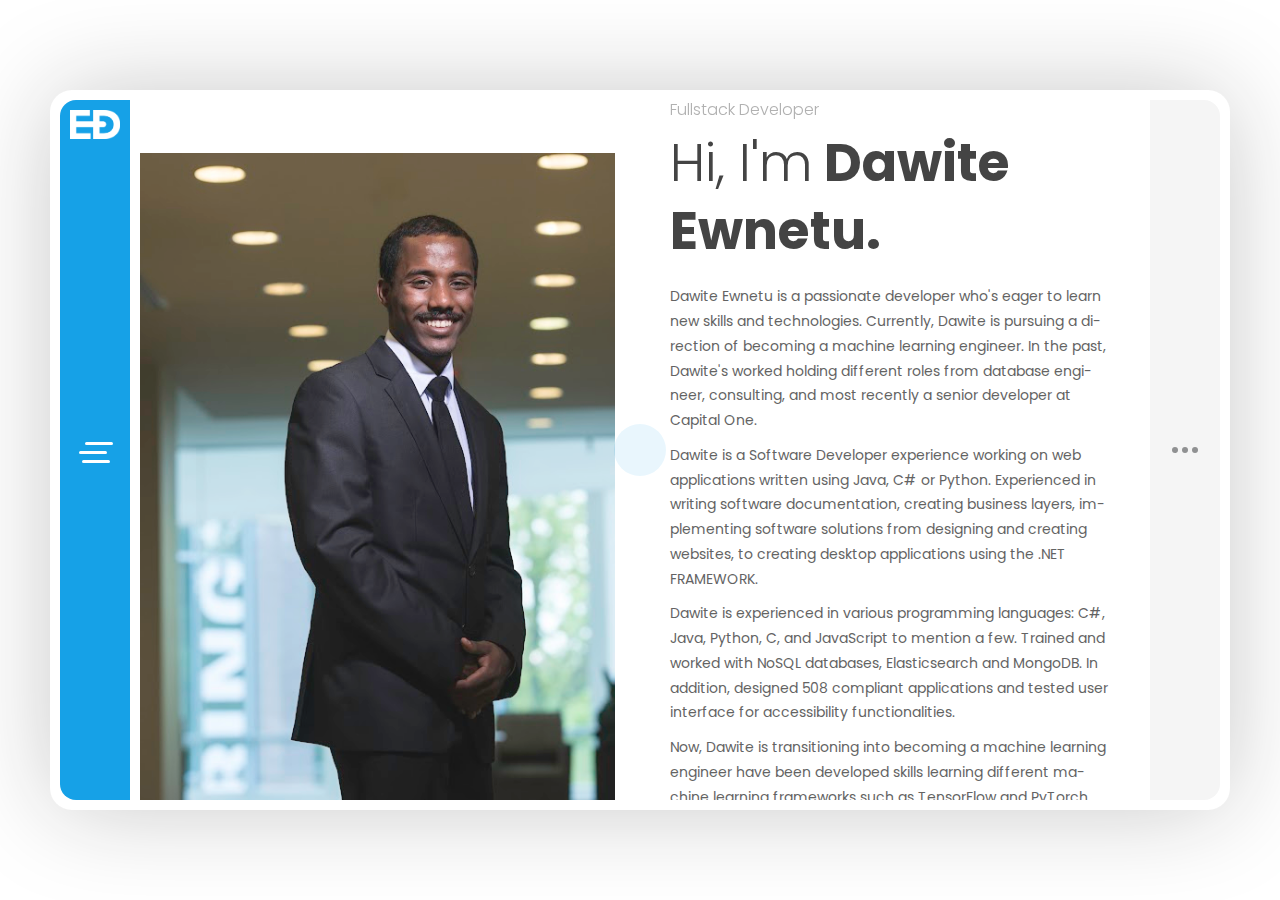
<file: index.html>
<!DOCTYPE html>
<html lang="en" class="no-js">
  <head>
    <meta charset="UTF-8" />
    <meta http-equiv="X-UA-Compatible" content="IE=edge"> 
    <title>Dawite - Resume / CV / Blog</title>
    <meta name="viewport" content="width=device-width, initial-scale=1, maximum-scale=1, user-scalable=no">
    <meta name="description" content="Dawite - Resume / CV / Blog" />
    <meta name="keywords" content="vcard, database, dawite, ewnetu, resposnive, retina, resume, jquery, css3, bootstrap, portfolio" />
    <meta name="author" content="Dawite Ewnetu" />
    <link rel="shortcut icon" href="favicon.ico">


    <link rel="stylesheet" href="css/normalize.css" type="text/css">
    <link rel="stylesheet" href="css/bootstrap.min.css" type="text/css">
    <link rel="stylesheet" href="css/animations.css" type="text/css">
    <link rel="stylesheet" href="css/owl.carousel.css" type="text/css">
    <link rel="stylesheet" href="css/magnific-popup.css" type="text/css">
    <link rel="stylesheet" href="css/dlmenu.css" type="text/css">
    <link rel="stylesheet" href="css/main.css" type="text/css">
  </head>

  <body>

    <div class="lm-animated-bg"></div>
    
    <!-- Loading animation -->
    <div class="preloader">
      <div class="preloader-animation">
        <div class="preloader-spinner">
        </div>
      </div>
    </div>
    <!-- /Loading animation -->

    <!-- Page Wrapper -->
    <div class="page-wrapper bg-move-effect">
      <div class="page-content site-content">

        <!-- Site Header -->
        <header id="site_header" class="header">
          <div class="header-content">
            <!-- Menu Button Icon -->
            <div class="menu-button">
              <span></span>
              <span></span>
              <span></span>
            </div>
            <!-- /Menu Button Icon -->
                
            <!-- Personal Photo or Site Logo -->
            <div class="header-photo">
              <a href="#">
                <img src="./img/logo2.png" alt="image">
              </a>
            </div>
            <!-- /Personal Photo or Site Logo -->

            <!-- Text Logo -->
            <!--<div class="header-titles">
              <a href="#">
                <h2>AS</h2>
              </a>
            </div>-->
            <!-- Text Logo -->
          </div>
          
          <!-- Site Main Menu & Profile Card -->
          <div class="site-menu profile-card-on flex-v-align dl-menuwrapper">
            <!-- Profile Card -->
            <div class="profile-card flex-v-align">
              <div class="profile-card-block">
                <!-- Profile Photo -->
                <div class="profile-img">
                  <a href="#">
                    <img src="./img/home/6.jpeg" alt="image">
                  </a>
                </div>
                <!-- /Profile Photo -->
                
                <!-- Profile Titles -->
                <a href="#">
                  <h3 class="site-title">Dawite Ewnetu</h3>
                </a>
                            
                <h5 class="site-subtitle">Fullstack Developer</h5>
                <!-- /Profile Titles -->
                
                <!-- Social Links -->
                <div class="social-links">
                  <ul>
                    <li>
                      <a href="https://twitter.com/DawetEwnetu" target="_blank">
                        <i class="fab fa-twitter"></i>
                      </a>
                    </li>
                    
                    <li>
                      <a href="https://www.facebook.com/DawiteEwnetu" target="_blank">
                        <i class="fab fa-facebook-f"></i>
                      </a>
                    </li>
                    
                    <li>
                      <a href="https://www.instagram.com/actbeforelate/" target="_blank">
                        <i class="fab fa-instagram"></i>
                      </a>
                    </li>
                  </ul>
                </div>
                <!-- /Social Links -->
              </div>
            </div>
            <!-- /Profile Card -->

            <!-- Main Menu -->
            <ul class="alan-classic-menu main-menu dl-menu dl-menuopen">
              <!--<li class="menu-item current-menu-item current-menu-parent menu-item-has-children">
                <a href="index.html">About Me</a>
                <ul class="sub-menu">
                  <li class="menu-item current-menu-item">
                    <a href="index.html">About Me</a>
                  </li>
                  
                  <li class="menu-item ">
                    <a href="index-2.html">About Me 2</a>
                  </li>
                </ul>
              </li>-->
              <li class="menu-item">
                <a href="index.html">About Me</a>
              </li>

              <li class="menu-item">
                <a href="resume.html">Resume</a>
              </li>

              <!-- <li class="menu-item">
                <a href="portfolio.html">Portfolio</a>
              </li> -->

              <li class="menu-item">
                <a href="blog.html">Blog</a>
              </li>
              
              <li class="menu-item">
                <a href="contact.html">Contact</a>
              </li>
            </ul>
            <!-- /Main Menu -->
          </div>
          <!-- /Site Main Menu & Profile Card -->
        </header>
        <!-- /Site Header -->

        <!-- Right Sidebar -->
        <div class="r-sidebar">
          <div class="sidebar-button">
            <span></span>
            <span></span>
            <span></span>
          </div>
        </div>
        
        <div id="blog-sidebar" class="blog-sidebar">
          <div class="blog-sidebar-content clearfix">
            <div class="sidebar-item">
              <div class="sidebar-title">
                <h4>Recent Posts</h4>
              </div>
              <ul>
                <li>
                  <a href="#">Best Practices for Animated Progress Indicators</a>
                </li>
                
                <li>
                  <a href="#">Designing the Perfect Feature Comparison Table</a>
                </li>
                
                <li>
                  <a href="#">An Overview of E-Commerce Platforms</a>
                </li>
                
                <li>
                  <a href="#">Why I Switched to Sketch For UI Design</a>
                </li>
                
                <li>
                  <a href="#">Creative and Innovative Navigation Designs</a>
                </li>
              </ul>
            </div>

            <div class="sidebar-item"><div class="sidebar-title"><h4>Archives</h4></div>
              <ul>
                <li>
                  <a href='#'>June 2020</a>
                </li>
              </ul>
            </div>

            <div class="sidebar-item">
              <div class="sidebar-title">
                <h4>Categories</h4>
              </div>
              
              <ul>
                <li class="cat-item">
                  <a href="#">Design</a>
                </li>
                
                <li class="cat-item">
                  <a href="#">E-Commerce</a>
                </li>

                <li class="cat-item">
                  <a href="#">UI</a>
                </li>
                
                <li class="cat-item">
                  <a href="#">Uncategorized</a>
                </li>
                
                <li class="cat-item">
                  <a href="#">WordPress</a>
                </li>
              </ul>

            </div>

          </div>
        </div>
        <!-- /Right Sidebar -->

        <!-- Page Content -->
        <div class="content-area single-page-area" data-animation="animated-section-rotateRoomBottomIn">
          <div class="single-page-content">
            <div class="content-wrapper">
              <!-- About Me Section -->
              <section>      
                <div class="section-content vcentered home-page-third-style">

                  <div id="home_content_1" class="home-content">
                    <div class="row flex-v-align">
                      <div class="col-sm-12 without-padding col-md-6 col-lg-6">
                        <div class="home-photo">
                          <div class="hp-inner" style="background-image: url(./img/sp_photo.jpg)"></div>
                        </div>
                      </div>


                      <div class="col-sm-12 col-md-6 col-lg-6">
                        <div class="home-text">
                          <div class="owl-carousel text-rotation">                                    
                            <div class="item">
                              <h4>Fullstack Developer</h4>
                            </div>
                            
                            <div class="item">
                              <h4>AI Developer</h4>
                            </div>
                          </div>
                          
                          <h1><span>Hi, I'm</span> Dawite Ewnetu.</h1>
                          <p>Dawite Ewnetu is a passionate developer who's eager to learn new skills and technologies. Currently, Dawite is pursuing a direction of becoming a machine learning engineer. In the past, Dawite's worked holding different roles from database engineer, consulting, and most recently a senior developer at Capital One.</p>
                          <p>Dawite is a Software Developer experience working on web applications written using Java, C# or Python. Experienced in writing software documentation, creating business layers, implementing software solutions from designing and creating websites, to creating desktop applications using the .NET FRAMEWORK. </p>
                          <p>Dawite is experienced in various programming languages: C#, Java, Python, C, and JavaScript to mention a few. Trained and worked with NoSQL databases, Elasticsearch and MongoDB. In addition, designed 508 compliant applications and tested user interface for accessibility functionalities. </p>
                          <p>Now, Dawite is transitioning into becoming a machine learning engineer have been developed skills learning different machine learning frameworks such as TensorFlow and PyTorch. </p>
                          <div class="home-buttons">
                            <a href="https://docs.google.com/document/d/17x1GoKHFcdQ2qZNrWTC4gKrdSZ4GsllIiQhxO22FwnM/edit?usp=sharing" target="yes" class="btn btn-primary">Download CV</a>
                            <a href="contact.html" target="yes" class="btn btn-secondary">Contact</a>
                          </div>
                        </div>
                      </div>
                    </div>
                  </div>
                </div>
              </section>
              <!-- /About Me Section -->

              <!-- What I DO / Services Section -->
              <section>
                <!-- Add White Space -->
                <div class="p-50"></div>
                <!-- /Add White Space -->

                <div class="row">
                  <div class="col-xs-12 col-sm-12">
                    <div class="block-title">
                      <h2>What I Do</h2>
                    </div>
                  </div>
                </div>

                <div class="row">
                  <div class="col-xs-12 col-sm-6">
                    <div class="info-list-w-icon">
                      <div class="info-block-w-icon">
                        <div class="ci-icon">
                          <i class="lnr lnr-store"></i>
                        </div>

                        <div class="ci-text">
                          <h4>Ecommerce</h4>
                          <p>Pellentesque pellentesque, ipsum sit amet auctor accumsan, odio tortor bibendum massa, sit amet ultricies ex lectus scelerisque nibh. Ut non sodales.</p>
                        </div>
                      </div>
                    </div>

                    <div class="info-list-w-icon">
                      <div class="info-block-w-icon">
                        <div class="ci-icon">
                          <i class="lnr lnr-laptop-phone"></i>
                        </div>
                        
                        <div class="ci-text">
                          <h4>Web Design</h4>
                          <p>Pellentesque pellentesque, ipsum sit amet auctor accumsan, odio tortor bibendum massa, sit amet ultricies ex lectus scelerisque nibh. Ut non sodales.</p>
                        </div>
                      </div>
                    </div>
                  </div>

                  <div class="col-xs-12 col-sm-6">
                    <div class="info-list-w-icon">
                      <div class="info-block-w-icon">
                        <div class="ci-icon">
                          <i class="lnr lnr-pencil"></i>
                        </div>

                        <div class="ci-text">
                          <h4>Copywriting</h4>
                          <p>Pellentesque pellentesque, ipsum sit amet auctor accumsan, odio tortor bibendum massa, sit amet ultricies ex lectus scelerisque nibh. Ut non sodales.</p>
                        </div>
                      </div>
                    </div>

                    <div class="info-list-w-icon">
                      <div class="info-block-w-icon">
                        <div class="ci-icon">
                          <i class="lnr lnr-flag"></i>
                        </div>

                        <div class="ci-text">
                          <h4>Management</h4>
                          <p>Pellentesque pellentesque, ipsum sit amet auctor accumsan, odio tortor bibendum massa, sit amet ultricies ex lectus scelerisque nibh. Ut non sodales.</p>
                        </div>
                      </div>
                    </div>
                  </div>
                </div>
              </section>
              <!-- /What I DO / Services Section -->

              <!-- Testimonials Section -->
              <section>
                <!-- Add White Space -->
                <div class="p-10"></div>
                <!-- /Add White Space -->

                <div class="row">
                  <div class="col-xs-12 col-sm-12">
                    <div class="block-title">
                      <h2>Testimonials</h2>
                    </div>
                  </div>
                </div>

                <div class="row">
                  <div class="col-xs-12 col-sm-12">        
                    <div id="testimonials_be6bf74" class="testimonials owl-carousel loop-off autoplay-off" data-mobile-items="1" data-tablet-items="2" data-items="2">

                      <div class="testimonial testimonial-item">
                        <div class="testimonial-content">
                          <div class="testimonial-picture">
                            <img src="./img/testimonials/testimonial-1.jpg" alt="Billy Adams"/>
                          </div>              

                          <div class="testimonial-text">
                            <p>Vivamus at molestie dui, eu ornare orci. Curabitur vel egestas dolor. Nulla condimentum nunc sit amet urna tempus finibus. Duis mollis leo id ligula pellentesque, at vehicula dui ultrices.</p>
                          </div>

                          <div class="testimonial-author-info">
                            <h5 class="testimonial-author">Billy Adams</h5>
                            <p class="testimonial-firm">
                              <a href="http://example.com" target="_blank">Omni Source</a>
                            </p>
                          </div>

                          <div class="testimonial-icon">
                            <i class="fa fa-quote-left"></i>
                          </div>

                          <div class="testimonial-icon-big">
                            <i class="fa fa-quote-right"></i>
                          </div>
                        </div>
                      </div>

                      <div class="testimonial testimonial-item">
                        <div class="testimonial-content">
                          <div class="testimonial-picture">
                            <img src="./img/testimonials/testimonial-2.jpg" alt="Robert Watkins"/>
                          </div>

                          <div class="testimonial-text">
                            <p>Vivamus at molestie dui, eu ornare orci. Curabitur vel egestas dolor. Nulla condimentum nunc sit amet urna tempus finibus. Duis mollis leo id ligula pellentesque, at vehicula dui ultrices.</p>
                          </div>

                          <div class="testimonial-author-info">
                            <h5 class="testimonial-author">Robert Watkins</h5>
                            <p class="testimonial-firm">
                              <a href="http://example.com" target="_blank">Endicott Shoes</a>
                            </p>
                          </div>

                          <div class="testimonial-icon">
                            <i class="fa fa-quote-left"></i>
                          </div>

                          <div class="testimonial-icon-big">
                              <i class="fa fa-quote-right"></i>
                          </div>
                        </div>
                      </div>

                      <div class="testimonial testimonial-item">
                        <div class="testimonial-content">
                          <div class="testimonial-picture">
                            <img src="./img/testimonials/testimonial-3.jpg" alt="Gary Johnson"/>
                          </div>              

                          <div class="testimonial-text">
                            <p>Vivamus at molestie dui, eu ornare orci. Curabitur vel egestas dolor. Nulla condimentum nunc sit amet urna tempus finibus. Duis mollis leo id ligula pellentesque, at vehicula dui ultrices.</p>
                          </div>

                          <div class="testimonial-author-info">
                            <h5 class="testimonial-author">Gary Johnson</h5>
                            <p class="testimonial-firm">
                              <a href="http://example.com" target="_blank">Helping Hand</a>
                            </p>
                          </div>

                          <div class="testimonial-icon">
                            <i class="fa fa-quote-left"></i>
                          </div>

                          <div class="testimonial-icon-big">
                            <i class="fa fa-quote-right"></i>
                          </div>
                        </div>
                      </div>

                    </div>

                  </div>
                </div>

              </section>
              <!-- /Testimonials Section -->

              <!-- Clients Section -->
              <section>
                <!-- Add White Space -->
                <div class="p-30"></div>
                <!-- /Add White Space -->

                <div class="row">
                  <div class="col-xs-12 col-sm-12">
                    <div class="block-title">
                      <h2>Clients</h2>
                    </div>
                  </div>
                </div>
          

                <div class="row">
                  <div class="col-xs-12 col-sm-12">
                    <div id="clients_a1adde6" class="clients owl-carousel loop-off autoplay-off" data-mobile-items="2" data-tablet-items="4" data-items="5">
                      <div class="client-block">
                        <a href="http://example.com" target="_blank" title="Company 1">
                          <img src="./img/clients/client-1.png" alt="Company 1">
                        </a>
                      </div>

                      <div class="client-block">
                        <a href="http://example.com" target="_blank" title="Company 2">
                          <img src="./img/clients/client-2.png" alt="Company 2">
                        </a>
                      </div>

                      <div class="client-block">
                        <a href="http://example.com" target="_blank" title="Company 3">
                          <img src="./img/clients/client-3.png" alt="Company 3">
                        </a>
                      </div>

                      <div class="client-block">
                        <a href="http://example.com" target="_blank" title="Company 4">
                          <img src="./img/clients/client-4.png" alt="Company 4">
                        </a>
                      </div>

                      <div class="client-block">
                        <a href="http://example.com" target="_blank" title="Company 5">
                          <img src="./img/clients/client-5.png" alt="Company 5">
                        </a>
                      </div>

                      <div class="client-block">
                        <a href="http://example.com" target="_blank" title="Company 6">
                          <img src="./img/clients/client-6.png" alt="Company 6">
                        </a>
                      </div>

                      <div class="client-block">
                        <a href="http://example.com" target="_blank" title="Company 7">
                          <img src="./img/clients/client-7.png" alt="Company 7">
                        </a>
                      </div>
                    </div>
                  </div>
                </div>
              </section>
              <!-- /Clients Section -->

              <!-- Pricing Section -->
              <section>
                <!-- Add White Space -->
                <div class="p-30"></div>
                <!-- /Add White Space -->

                <div class="row">
                  <div class="col-xs-12 col-sm-12">
                    <div class="block-title">
                      <h2>Pricing</h2>
                    </div>
                  </div>
                </div>

                <div class="row">
                  <div class="col-xs-12 col-sm-4">
                    <div class="fw-pricing">
                      
                      <div class="fw-package ">
                        <div class="fw-heading-row">
                          <h4>Silver</h4>
                        </div>
                    
                        <div class="fw-pricing-row">
                          <span>$64</span>
                          <small>/month</small>
                        </div>

                        <div class="fw-button-row">
                          <a href="http://example.com" target="_self" class="btn btn-secondary">Free Trial</a>
                        </div>

                        <div class="fw-default-row">Lorem ipsum dolor</div>

                        <div class="fw-default-row">Pellentesque scelerisque</div>

                        <div class="fw-default-row">Morbi eu sagittis</div>          
                      </div>
                    </div>
                  </div>


                  <div class="col-xs-12 col-sm-4">
                    <div class="fw-pricing">
                      <div class="fw-package highlight">
                        <div class="fw-heading-row">
                          <h4>Gold</h4>
                        </div>
                    
                        <div class="fw-pricing-row">
                          <span>$128</span>
                          <small>/month</small>
                        </div>

                        <div class="fw-button-row">
                          <a href="http://example.com" target="_self" class="btn btn-primary">Free Trial</a>
                        </div>

                        <div class="fw-default-row">Lorem ipsum dolor</div>

                        <div class="fw-default-row">Pellentesque scelerisque</div>
                        
                        <div class="fw-default-row">Morbi eu sagittis</div>

                        <div class="fw-default-row">Donec non diam</div>
          
        
                      </div>
                    </div>
                  </div>

                  <div class="col-xs-12 col-sm-4">
                    <div class="fw-pricing">
                      <div class="fw-package ">
                        <div class="fw-heading-row">
                          <h4>Platinum</h4>
                        </div>
                    
                        <div class="fw-pricing-row">
                          <span>$256</span>
                          <small>/month</small>
                        </div>

                        <div class="fw-button-row">
                          <a href="http://example.com" target="_self" class="btn btn-secondary">Free Trial</a>
                        </div>

                        <div class="fw-default-row">Lorem ipsum dolor</div>

                        <div class="fw-default-row">Pellentesque scelerisque</div>

                        <div class="fw-default-row">Morbi eu sagittis</div>

                        <div class="fw-default-row">Donec non diam</div>

                      </div>
                    </div>
                  </div>
                </div>
              </section>
              <!-- /Pricing Section -->

              <!-- Fun Facts Section -->
              <section>
                <!-- Add White Space -->
                <div class="p-30"></div>
                <!-- /Add White Space -->

                <div class="row">
                  <div class="col-xs-12 col-sm-12">
                    <div class="block-title">
                      <h2>Fun Facts</h2>
                    </div>
                  </div>
                </div>

                <div class="row">
                  <div class="col-xs-12 col-sm-4">
                    <div class="fun-fact">
                      <div class="fun-fact-icon">
                        <i class="lnr lnr-heart"></i>
                      </div>
                      <span class="fun-fact-block-value">578</span>
                      <h4>Happy Clients</h4>
                    </div>
                  </div>

                  <div class="col-xs-12 col-sm-4">
                    <div class="fun-fact">
                      <div class="fun-fact-icon">
                        <i class="lnr lnr-clock"></i>
                      </div>
                      <span class="fun-fact-block-value">4,780</span>
                      <h4>Working Hours</h4>
                    </div>
                  </div>

                  <div class="col-xs-12 col-sm-4">
                    <div class="fun-fact">
                      <div class="fun-fact-icon">
                        <i class="lnr lnr-star"></i>
                      </div>
                      <span class="fun-fact-block-value">15</span>
                      <h4>Awards Won</h4>
                    </div>
                  </div>
                </div>
              </section>
              <!-- /Fun Facts Section -->
            
            </div>
          </div>

          <!-- /Footer -->
          <footer class="site-footer clearfix">
            <div class="footer-social">
              <ul class="footer-social-links">
                <li>
                  <a href="#" target="_blank">Twitter</a>
                </li>
                <li>
                  <a href="#" target="_blank">Facebook</a>
                </li>
                <li>
                  <a href="#" target="_blank">Instagram</a>
                </li>
              </ul>
            </div>
        
            <div class="footer-copyrights">
              <p>© 2021 All rights reserved.</p>
            </div>
          </footer>
          <!-- /Footer -->
        </div>
        <!-- /Page Content -->
      </div>
    </div>
    <!-- /Page Wrapper -->

    <script src="js/jquery-2.1.3.min.js"></script>
    <script src="js/modernizr.custom.js"></script>
    <script src="js/imagesloaded.pkgd.min.js"></script>
    <script src='https://www.google.com/recaptcha/api.js'></script>
    <script src="js/bootstrap.min.js"></script>
    <script src='js/jquery.shuffle.min.js'></script>
    <script src='js/masonry.pkgd.min.js'></script>
    <script src='js/owl.carousel.min.js'></script>
    <script src="js/jquery.magnific-popup.min.js"></script>
    <script src="js/jquery.dlmenu.js"></script>
    <script src="js/validator.js"></script>
    <script src="js/main.js"></script>
  </body>
</html>
</file>
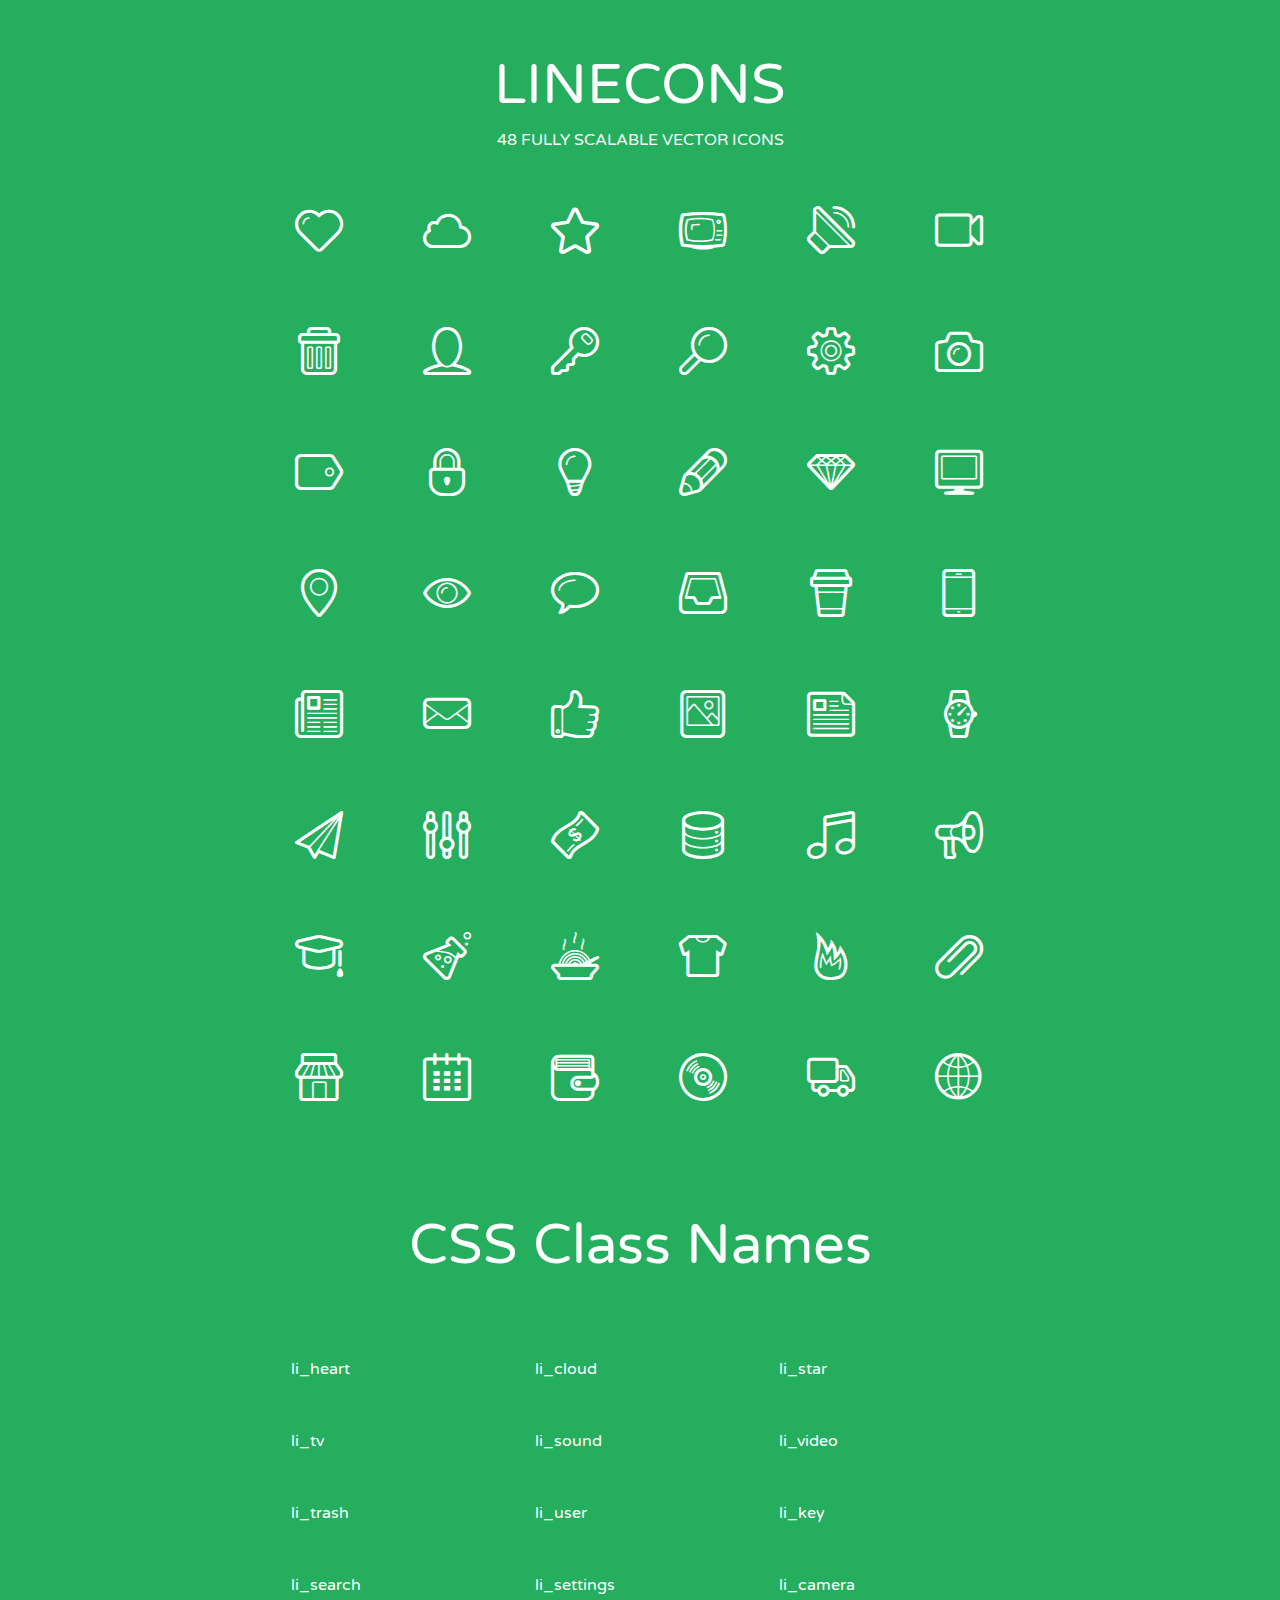
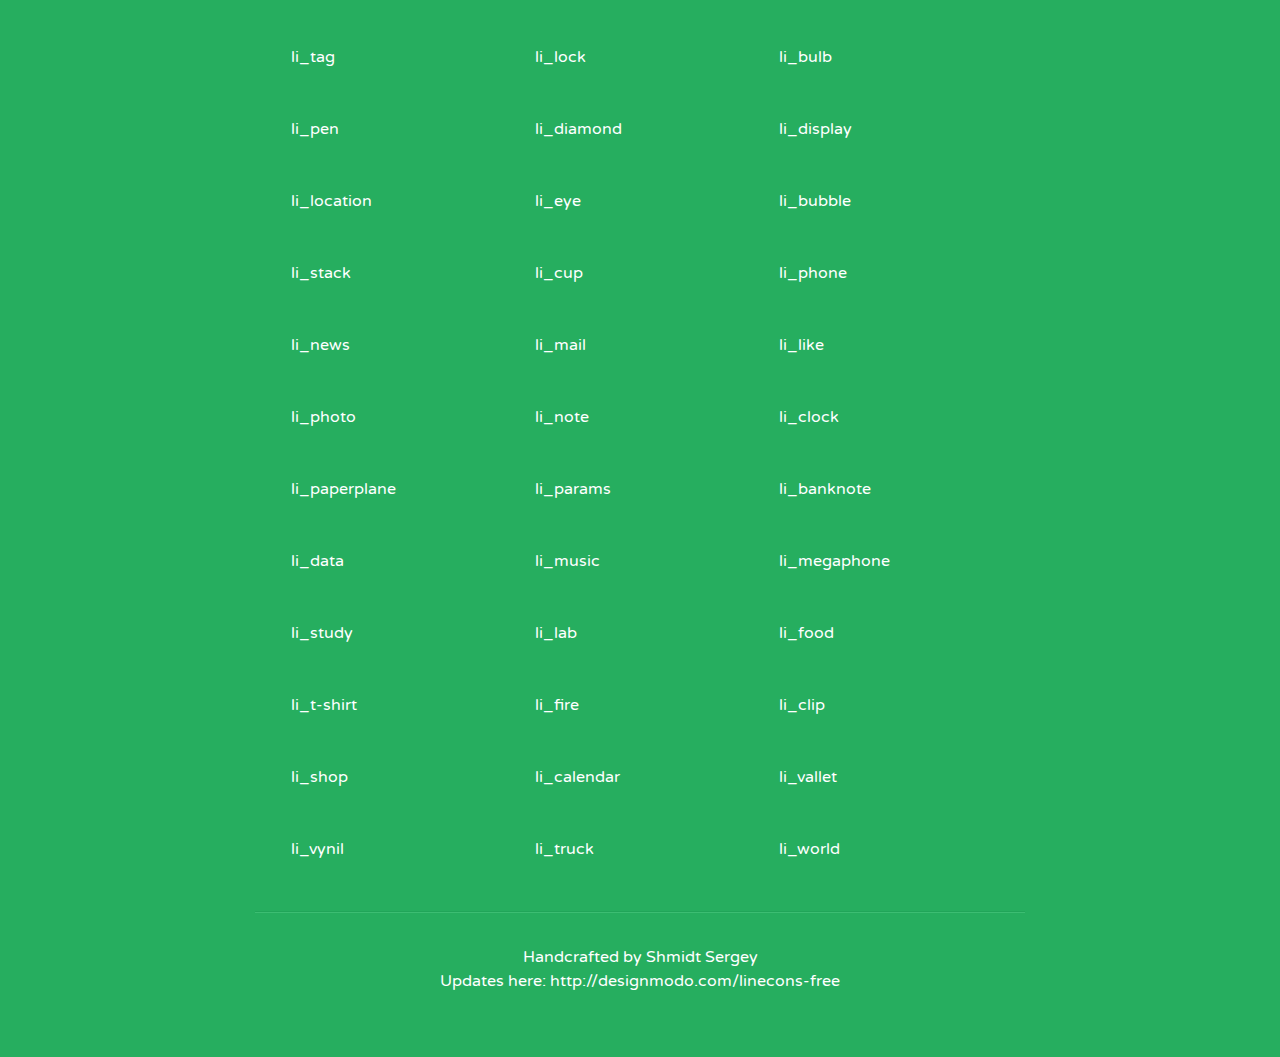
<file: css/fonts/linecons/index.html>
<!doctype html>
<html>
<head>
<title>LINECONS - 48 Fully Scalable Vector Icons</title>
<link rel="stylesheet" href="style.css" />
<link href='http://fonts.googleapis.com/css?family=Varela+Round' rel='stylesheet' type='text/css'>
<!--[if lte IE 7]><script src="lte-ie7.js"></script><![endif]-->

<!-- 

Thanks http://icomoon.io/app/ for amazing service!

-->


<style>
	section, header, footer {display: block;}
	body {
		font-family: 'Varela Round', sans-serif;
		color: #333333;
		line-height: 1.5;
		font-size: 16px;
		background:#26ae5f;
		color:white;
		-moz-text-shadow: 0 1px 1px rgba(0, 0, 0, 0.21);
		-webkit-text-shadow: 0 1px 1px rgba(0, 0, 0, 0.21);
	}
	* {
		-moz-box-sizing: border-box;
		-webkit-box-sizing: border-box;
		box-sizing: border-box;
		margin: 0;
		padding: 0;
	}
	.glyph {
		float: left;
		text-align: center;
		padding: .5em;
		margin: 0 .5em;
		width: 7em;
		border-radius: .375em;
		top:0;
		position:relative;
		-webkit-transition:0.2s ease-in;
		-o-transition:0.2s ease-in;
		-moz-transition:0.2s ease-in;
		-ie-transition:0.2s ease-in;
		transition:0.2s ease-in;
	}
	.glyph input {
		width: 100%;
		text-align: center;
		font-family: consolas, monospace;
		border-radius:3px;
		border:none;
		padding:4px;
		background:#26AE5C;
		color:#26AE5C;
		-webkit-transition:0.2s ease-in;
		-o-transition:0.2s ease-in;
		-moz-transition:0.2s ease-in;
		-ie-transition:0.2s ease-in;
		transition:0.2s ease-in;
	}
	.glyph:hover input {
		background:#26ae5f;
		padding:4px;
		color:#ffffff;
	}
	.glyph:hover {
		-webkit-transition: all 0.5s ease-out;
		background:#222821;
		color:#fff;
		text-shadow: none;
		-moz-text-shadow: none;
		-webkit-text-shadow: none;
		top:-5px;
		position:relative;
	}
	.glyph input, .mtm {
		margin-top: .75em;
	}
	.w-main {
		width: 770px;
		text-align:center;
	}
	.centered {
		margin-left: auto;
		margin-right: auto;
	}
	.fs1 {
		font-size: 3em;
	}
	header {
		margin: 2em 0;
		padding-bottom: .5em;
	}
	header h1 {
		font-size: 3.5em;
		font-weight: normal;
	}
	.clearfix:before, .clearfix:after { content: ""; display: table; }
	.clearfix:after, .clear { clear: both; }
	footer {
		margin: 2em 0;
		padding: 2em 0;
		border-top: 1px solid rgb(60, 189, 114);
		box-shadow: 0 -1px rgb(33, 165, 89);
	}
	a, a:visited {
		color: #ffffff; text-decoration:none;
	}
	a:hover, a:focus {color: #222821; text-decoration:none;}
	.box1 {
		display: inline-block;
		width: 14em;
		padding: .25em .5em;
		margin: .5em 1em .5em 0;
		text-align:left;
		
	}
	.box1 span { 
		font-size:2em;
		position: relative;
		top: 0.25em;
		margin-right: 0.1em;
	}
</style>
</head>
<body>
	<div class="w-main centered">
	<section class="mtm clearfix" id="glyphs">
	<header>
		<h1>LINECONS</h1>
		<p>48 FULLY SCALABLE VECTOR ICONS</p>
	</header>
	<div class="glyph">
		<div class="fs1" aria-hidden="true" data-icon="&#xe000;"></div>
		<input type="text" readonly="readonly" value="&amp;#xe000;" />
	</div>
	<div class="glyph">
		<div class="fs1" aria-hidden="true" data-icon="&#xe001;"></div>
		<input type="text" readonly="readonly" value="&amp;#xe001;" />
	</div>
	<div class="glyph">
		<div class="fs1" aria-hidden="true" data-icon="&#xe002;"></div>
		<input type="text" readonly="readonly" value="&amp;#xe002;" />
	</div>
	<div class="glyph">
		<div class="fs1" aria-hidden="true" data-icon="&#xe003;"></div>
		<input type="text" readonly="readonly" value="&amp;#xe003;" />
	</div>
	<div class="glyph">
		<div class="fs1" aria-hidden="true" data-icon="&#xe004;"></div>
		<input type="text" readonly="readonly" value="&amp;#xe004;" />
	</div>
	<div class="glyph">
		<div class="fs1" aria-hidden="true" data-icon="&#xe005;"></div>
		<input type="text" readonly="readonly" value="&amp;#xe005;" />
	</div>
	<div class="glyph">
		<div class="fs1" aria-hidden="true" data-icon="&#xe006;"></div>
		<input type="text" readonly="readonly" value="&amp;#xe006;" />
	</div>
	<div class="glyph">
		<div class="fs1" aria-hidden="true" data-icon="&#xe007;"></div>
		<input type="text" readonly="readonly" value="&amp;#xe007;" />
	</div>
	<div class="glyph">
		<div class="fs1" aria-hidden="true" data-icon="&#xe008;"></div>
		<input type="text" readonly="readonly" value="&amp;#xe008;" />
	</div>
	<div class="glyph">
		<div class="fs1" aria-hidden="true" data-icon="&#xe009;"></div>
		<input type="text" readonly="readonly" value="&amp;#xe009;" />
	</div>
	<div class="glyph">
		<div class="fs1" aria-hidden="true" data-icon="&#xe00a;"></div>
		<input type="text" readonly="readonly" value="&amp;#xe00a;" />
	</div>
	<div class="glyph">
		<div class="fs1" aria-hidden="true" data-icon="&#xe00b;"></div>
		<input type="text" readonly="readonly" value="&amp;#xe00b;" />
	</div>
	<div class="glyph">
		<div class="fs1" aria-hidden="true" data-icon="&#xe00c;"></div>
		<input type="text" readonly="readonly" value="&amp;#xe00c;" />
	</div>
	<div class="glyph">
		<div class="fs1" aria-hidden="true" data-icon="&#xe00d;"></div>
		<input type="text" readonly="readonly" value="&amp;#xe00d;" />
	</div>
	<div class="glyph">
		<div class="fs1" aria-hidden="true" data-icon="&#xe00e;"></div>
		<input type="text" readonly="readonly" value="&amp;#xe00e;" />
	</div>
	<div class="glyph">
		<div class="fs1" aria-hidden="true" data-icon="&#xe00f;"></div>
		<input type="text" readonly="readonly" value="&amp;#xe00f;" />
	</div>
	<div class="glyph">
		<div class="fs1" aria-hidden="true" data-icon="&#xe010;"></div>
		<input type="text" readonly="readonly" value="&amp;#xe010;" />
	</div>
	<div class="glyph">
		<div class="fs1" aria-hidden="true" data-icon="&#xe011;"></div>
		<input type="text" readonly="readonly" value="&amp;#xe011;" />
	</div>
	<div class="glyph">
		<div class="fs1" aria-hidden="true" data-icon="&#xe012;"></div>
		<input type="text" readonly="readonly" value="&amp;#xe012;" />
	</div>
	<div class="glyph">
		<div class="fs1" aria-hidden="true" data-icon="&#xe013;"></div>
		<input type="text" readonly="readonly" value="&amp;#xe013;" />
	</div>
	<div class="glyph">
		<div class="fs1" aria-hidden="true" data-icon="&#xe014;"></div>
		<input type="text" readonly="readonly" value="&amp;#xe014;" />
	</div>
	<div class="glyph">
		<div class="fs1" aria-hidden="true" data-icon="&#xe015;"></div>
		<input type="text" readonly="readonly" value="&amp;#xe015;" />
	</div>
	<div class="glyph">
		<div class="fs1" aria-hidden="true" data-icon="&#xe016;"></div>
		<input type="text" readonly="readonly" value="&amp;#xe016;" />
	</div>
	<div class="glyph">
		<div class="fs1" aria-hidden="true" data-icon="&#xe017;"></div>
		<input type="text" readonly="readonly" value="&amp;#xe017;" />
	</div>
	<div class="glyph">
		<div class="fs1" aria-hidden="true" data-icon="&#xe018;"></div>
		<input type="text" readonly="readonly" value="&amp;#xe018;" />
	</div>
	<div class="glyph">
		<div class="fs1" aria-hidden="true" data-icon="&#xe019;"></div>
		<input type="text" readonly="readonly" value="&amp;#xe019;" />
	</div>
	<div class="glyph">
		<div class="fs1" aria-hidden="true" data-icon="&#xe01a;"></div>
		<input type="text" readonly="readonly" value="&amp;#xe01a;" />
	</div>
	<div class="glyph">
		<div class="fs1" aria-hidden="true" data-icon="&#xe01b;"></div>
		<input type="text" readonly="readonly" value="&amp;#xe01b;" />
	</div>
	<div class="glyph">
		<div class="fs1" aria-hidden="true" data-icon="&#xe01c;"></div>
		<input type="text" readonly="readonly" value="&amp;#xe01c;" />
	</div>
	<div class="glyph">
		<div class="fs1" aria-hidden="true" data-icon="&#xe01d;"></div>
		<input type="text" readonly="readonly" value="&amp;#xe01d;" />
	</div>
	<div class="glyph">
		<div class="fs1" aria-hidden="true" data-icon="&#xe01e;"></div>
		<input type="text" readonly="readonly" value="&amp;#xe01e;" />
	</div>
	<div class="glyph">
		<div class="fs1" aria-hidden="true" data-icon="&#xe01f;"></div>
		<input type="text" readonly="readonly" value="&amp;#xe01f;" />
	</div>
	<div class="glyph">
		<div class="fs1" aria-hidden="true" data-icon="&#xe020;"></div>
		<input type="text" readonly="readonly" value="&amp;#xe020;" />
	</div>
	<div class="glyph">
		<div class="fs1" aria-hidden="true" data-icon="&#xe021;"></div>
		<input type="text" readonly="readonly" value="&amp;#xe021;" />
	</div>
	<div class="glyph">
		<div class="fs1" aria-hidden="true" data-icon="&#xe022;"></div>
		<input type="text" readonly="readonly" value="&amp;#xe022;" />
	</div>
	<div class="glyph">
		<div class="fs1" aria-hidden="true" data-icon="&#xe023;"></div>
		<input type="text" readonly="readonly" value="&amp;#xe023;" />
	</div>
	<div class="glyph">
		<div class="fs1" aria-hidden="true" data-icon="&#xe024;"></div>
		<input type="text" readonly="readonly" value="&amp;#xe024;" />
	</div>
	<div class="glyph">
		<div class="fs1" aria-hidden="true" data-icon="&#xe025;"></div>
		<input type="text" readonly="readonly" value="&amp;#xe025;" />
	</div>
	<div class="glyph">
		<div class="fs1" aria-hidden="true" data-icon="&#xe026;"></div>
		<input type="text" readonly="readonly" value="&amp;#xe026;" />
	</div>
	<div class="glyph">
		<div class="fs1" aria-hidden="true" data-icon="&#xe027;"></div>
		<input type="text" readonly="readonly" value="&amp;#xe027;" />
	</div>
	<div class="glyph">
		<div class="fs1" aria-hidden="true" data-icon="&#xe028;"></div>
		<input type="text" readonly="readonly" value="&amp;#xe028;" />
	</div>
	<div class="glyph">
		<div class="fs1" aria-hidden="true" data-icon="&#xe029;"></div>
		<input type="text" readonly="readonly" value="&amp;#xe029;" />
	</div>
	<div class="glyph">
		<div class="fs1" aria-hidden="true" data-icon="&#xe02a;"></div>
		<input type="text" readonly="readonly" value="&amp;#xe02a;" />
	</div>
	<div class="glyph">
		<div class="fs1" aria-hidden="true" data-icon="&#xe02b;"></div>
		<input type="text" readonly="readonly" value="&amp;#xe02b;" />
	</div>
	<div class="glyph">
		<div class="fs1" aria-hidden="true" data-icon="&#xe02c;"></div>
		<input type="text" readonly="readonly" value="&amp;#xe02c;" />
	</div>
	<div class="glyph">
		<div class="fs1" aria-hidden="true" data-icon="&#xe02d;"></div>
		<input type="text" readonly="readonly" value="&amp;#xe02d;" />
	</div>
	<div class="glyph">
		<div class="fs1" aria-hidden="true" data-icon="&#xe02e;"></div>
		<input type="text" readonly="readonly" value="&amp;#xe02e;" />
	</div>
	<div class="glyph">
		<div class="fs1" aria-hidden="true" data-icon="&#xe02f;"></div>
		<input type="text" readonly="readonly" value="&amp;#xe02f;" />
	</div>
	</section>
	<div class="clear"></div>
	<section class="mtm clearfix" id="glyphs">
	<header>
		<h1>CSS Class Names</h1>
	</header>
	<span class="box1">
		<span aria-hidden="true" class="li_heart"></span>
		&nbsp;li_heart
	</span>
	<span class="box1">
		<span aria-hidden="true" class="li_cloud"></span>
		&nbsp;li_cloud
	</span>
	<span class="box1">
		<span aria-hidden="true" class="li_star"></span>
		&nbsp;li_star
	</span>
	<span class="box1">
		<span aria-hidden="true" class="li_tv"></span>
		&nbsp;li_tv
	</span>
	<span class="box1">
		<span aria-hidden="true" class="li_sound"></span>
		&nbsp;li_sound
	</span>
	<span class="box1">
		<span aria-hidden="true" class="li_video"></span>
		&nbsp;li_video
	</span>
	<span class="box1">
		<span aria-hidden="true" class="li_trash"></span>
		&nbsp;li_trash
	</span>
	<span class="box1">
		<span aria-hidden="true" class="li_user"></span>
		&nbsp;li_user
	</span>
	<span class="box1">
		<span aria-hidden="true" class="li_key"></span>
		&nbsp;li_key
	</span>
	<span class="box1">
		<span aria-hidden="true" class="li_search"></span>
		&nbsp;li_search
	</span>
	<span class="box1">
		<span aria-hidden="true" class="li_settings"></span>
		&nbsp;li_settings
	</span>
	<span class="box1">
		<span aria-hidden="true" class="li_camera"></span>
		&nbsp;li_camera
	</span>
	<span class="box1">
		<span aria-hidden="true" class="li_tag"></span>
		&nbsp;li_tag
	</span>
	<span class="box1">
		<span aria-hidden="true" class="li_lock"></span>
		&nbsp;li_lock
	</span>
	<span class="box1">
		<span aria-hidden="true" class="li_bulb"></span>
		&nbsp;li_bulb
	</span>
	<span class="box1">
		<span aria-hidden="true" class="li_pen"></span>
		&nbsp;li_pen
	</span>
	<span class="box1">
		<span aria-hidden="true" class="li_diamond"></span>
		&nbsp;li_diamond
	</span>
	<span class="box1">
		<span aria-hidden="true" class="li_display"></span>
		&nbsp;li_display
	</span>
	<span class="box1">
		<span aria-hidden="true" class="li_location"></span>
		&nbsp;li_location
	</span>
	<span class="box1">
		<span aria-hidden="true" class="li_eye"></span>
		&nbsp;li_eye
	</span>
	<span class="box1">
		<span aria-hidden="true" class="li_bubble"></span>
		&nbsp;li_bubble
	</span>
	<span class="box1">
		<span aria-hidden="true" class="li_stack"></span>
		&nbsp;li_stack
	</span>
	<span class="box1">
		<span aria-hidden="true" class="li_cup"></span>
		&nbsp;li_cup
	</span>
	<span class="box1">
		<span aria-hidden="true" class="li_phone"></span>
		&nbsp;li_phone
	</span>
	<span class="box1">
		<span aria-hidden="true" class="li_news"></span>
		&nbsp;li_news
	</span>
	<span class="box1">
		<span aria-hidden="true" class="li_mail"></span>
		&nbsp;li_mail
	</span>
	<span class="box1">
		<span aria-hidden="true" class="li_like"></span>
		&nbsp;li_like
	</span>
	<span class="box1">
		<span aria-hidden="true" class="li_photo"></span>
		&nbsp;li_photo
	</span>
	<span class="box1">
		<span aria-hidden="true" class="li_note"></span>
		&nbsp;li_note
	</span>
	<span class="box1">
		<span aria-hidden="true" class="li_clock"></span>
		&nbsp;li_clock
	</span>
	<span class="box1">
		<span aria-hidden="true" class="li_paperplane"></span>
		&nbsp;li_paperplane
	</span>
	<span class="box1">
		<span aria-hidden="true" class="li_params"></span>
		&nbsp;li_params
	</span>
	<span class="box1">
		<span aria-hidden="true" class="li_banknote"></span>
		&nbsp;li_banknote
	</span>
	<span class="box1">
		<span aria-hidden="true" class="li_data"></span>
		&nbsp;li_data
	</span>
	<span class="box1">
		<span aria-hidden="true" class="li_music"></span>
		&nbsp;li_music
	</span>
	<span class="box1">
		<span aria-hidden="true" class="li_megaphone"></span>
		&nbsp;li_megaphone
	</span>
	<span class="box1">
		<span aria-hidden="true" class="li_study"></span>
		&nbsp;li_study
	</span>
	<span class="box1">
		<span aria-hidden="true" class="li_lab"></span>
		&nbsp;li_lab
	</span>
	<span class="box1">
		<span aria-hidden="true" class="li_food"></span>
		&nbsp;li_food
	</span>
	<span class="box1">
		<span aria-hidden="true" class="li_t-shirt"></span>
		&nbsp;li_t-shirt
	</span>
	<span class="box1">
		<span aria-hidden="true" class="li_fire"></span>
		&nbsp;li_fire
	</span>
	<span class="box1">
		<span aria-hidden="true" class="li_clip"></span>
		&nbsp;li_clip
	</span>
	<span class="box1">
		<span aria-hidden="true" class="li_shop"></span>
		&nbsp;li_shop
	</span>
	<span class="box1">
		<span aria-hidden="true" class="li_calendar"></span>
		&nbsp;li_calendar
	</span>
	<span class="box1">
		<span aria-hidden="true" class="li_vallet"></span>
		&nbsp;li_vallet
	</span>
	<span class="box1">
		<span aria-hidden="true" class="li_vynil"></span>
		&nbsp;li_vynil
	</span>
	<span class="box1">
		<span aria-hidden="true" class="li_truck"></span>
		&nbsp;li_truck
	</span>
	<span class="box1">
		<span aria-hidden="true" class="li_world"></span>
		&nbsp;li_world
	</span>
	</section>
	<footer>
		<p>Handcrafted by <a href="http://shmidt.in">Shmidt Sergey</a></p>
		<p>Updates here: <a href="http://designmodo.com/linecons-free">http://designmodo.com/linecons-free</a></p>
	</footer>
	</div>
	<script>
	document.getElementById("glyphs").addEventListener("click", function(e) {
		var target = e.target;
		if (target.tagName === "INPUT") {
			target.select();
		}
	});
	</script>
</body>
</html>
</file>
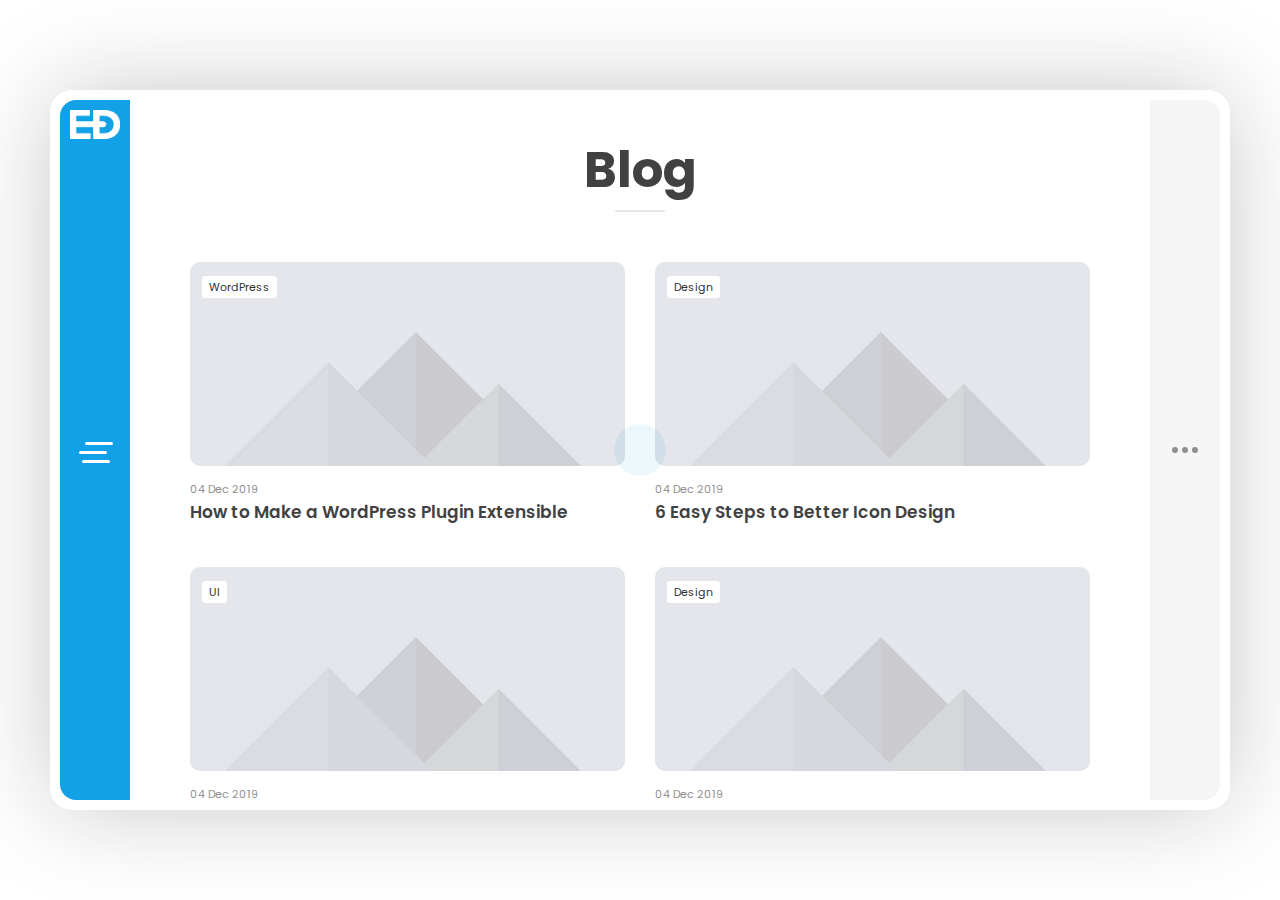
<file: blog.html>
<!DOCTYPE html>
<html lang="en" class="no-js">
  <head>
    <meta charset="UTF-8" />
    <meta http-equiv="X-UA-Compatible" content="IE=edge"> 
    <title>Dawite - Resume / CV / Blog</title>
    <meta name="viewport" content="width=device-width, initial-scale=1, maximum-scale=1, user-scalable=no">
    <meta name="description" content="Dawite - Resume / CV / Blog" />
    <meta name="keywords" content="vcard, database, dawite, ewnetu, resposnive, retina, resume, jquery, css3, bootstrap, portfolio" />
    <meta name="author" content="Dawite Ewnetu" />
    <link rel="shortcut icon" href="favicon.ico">


    <link rel="stylesheet" href="css/normalize.css" type="text/css">
    <link rel="stylesheet" href="css/bootstrap.min.css" type="text/css">
    <link rel="stylesheet" href="css/animations.css" type="text/css">
    <link rel="stylesheet" href="css/owl.carousel.css" type="text/css">
    <link rel="stylesheet" href="css/magnific-popup.css" type="text/css">
    <link rel="stylesheet" href="css/dlmenu.css" type="text/css">
    <link rel="stylesheet" href="css/main.css" type="text/css">
  </head>

  <body>

    <div class="lm-animated-bg"></div>
    
    <!-- Loading animation -->
    <div class="preloader">
      <div class="preloader-animation">
        <div class="preloader-spinner">
        </div>
      </div>
    </div>
    <!-- /Loading animation -->

    <!-- Page Wrapper -->
    <div class="page-wrapper bg-move-effect">
      <div class="page-content site-content">

        <!-- Site Header -->
        <header id="site_header" class="header">
          <div class="header-content">
            <!-- Menu Button Icon -->
            <div class="menu-button">
              <span></span>
              <span></span>
              <span></span>
            </div>
            <!-- /Menu Button Icon -->
                
            <!-- Personal Photo or Site Logo -->
            <div class="header-photo">
              <a href="#">
                <img src="./img/logo2.png" alt="image">
              </a>
            </div>
            <!-- /Personal Photo or Site Logo -->

            <!-- Text Logo -->
            <!--<div class="header-titles">
              <a href="#">
                <h2>AS</h2>
              </a>
            </div>-->
            <!-- Text Logo -->
          </div>
          
          <!-- Site Main Menu & Profile Card -->
          <div class="site-menu profile-card-on flex-v-align dl-menuwrapper">
            <!-- Profile Card -->
            <div class="profile-card flex-v-align">
              <div class="profile-card-block">
                <!-- Profile Photo -->
                <div class="profile-img">
                  <a href="#">
                    <img src="./img/home/6.jpeg" alt="image">
                  </a>
                </div>
                <!-- /Profile Photo -->
                
                <!-- Profile Titles -->
                <a href="#">
                  <h3 class="site-title">Dawite Ewnetu</h3>
                </a>
                            
                <h5 class="site-subtitle">Fullstack Developer</h5>
                <!-- /Profile Titles -->
                
                <!-- Social Links -->
                <div class="social-links">
                  <ul>
                    <li>
                      <a href="https://twitter.com/DawetEwnetu" target="_blank">
                        <i class="fab fa-twitter"></i>
                      </a>
                    </li>
                    
                    <li>
                      <a href="https://www.facebook.com/DawiteEwnetu" target="_blank">
                        <i class="fab fa-facebook-f"></i>
                      </a>
                    </li>
                    
                    <li>
                      <a href="https://www.instagram.com/actbeforelate/" target="_blank">
                        <i class="fab fa-instagram"></i>
                      </a>
                    </li>
                  </ul>
                </div>
                <!-- /Social Links -->
              </div>
            </div>
            <!-- /Profile Card -->

            <!-- Main Menu -->
            <ul class="alan-classic-menu main-menu dl-menu dl-menuopen">
              <!--<li class="menu-item current-menu-item current-menu-parent menu-item-has-children">
                <a href="index.html">About Me</a>
                <ul class="sub-menu">
                  <li class="menu-item current-menu-item">
                    <a href="index.html">About Me</a>
                  </li>
                  
                  <li class="menu-item ">
                    <a href="index-2.html">About Me 2</a>
                  </li>
                </ul>
              </li>-->
              <li class="menu-item">
                <a href="index.html">About Me</a>
              </li>

              <li class="menu-item">
                <a href="resume.html">Resume</a>
              </li>

              <!-- <li class="menu-item">
                <a href="portfolio.html">Portfolio</a>
              </li> -->

              <li class="menu-item">
                <a href="blog.html">Blog</a>
              </li>
              
              <li class="menu-item">
                <a href="contact.html">Contact</a>
              </li>
            </ul>
            <!-- /Main Menu -->
          </div>
          <!-- /Site Main Menu & Profile Card -->
        </header>
        <!-- /Site Header -->
        <!-- /Site Header -->

        <!-- Right Sidebar -->
        <div class="r-sidebar">
          <div class="sidebar-button">
            <span></span>
            <span></span>
            <span></span>
          </div>
        </div>
        
        <div id="blog-sidebar" class="blog-sidebar">
          <div class="blog-sidebar-content clearfix">
            <div class="sidebar-item">
              <div class="sidebar-title">
                <h4>Recent Posts</h4>
              </div>
              <ul>
                <li>
                  <a href="#">Best Practices for Animated Progress Indicators</a>
                </li>
                
                <li>
                  <a href="#">Designing the Perfect Feature Comparison Table</a>
                </li>
                
                <li>
                  <a href="#">An Overview of E-Commerce Platforms</a>
                </li>
                
                <li>
                  <a href="#">Why I Switched to Sketch For UI Design</a>
                </li>
                
                <li>
                  <a href="#">Creative and Innovative Navigation Designs</a>
                </li>
              </ul>
            </div>

            <div class="sidebar-item"><div class="sidebar-title"><h4>Archives</h4></div>
              <ul>
                <li>
                  <a href='#'>June 2020</a>
                </li>
              </ul>
            </div>

            <div class="sidebar-item">
              <div class="sidebar-title">
                <h4>Categories</h4>
              </div>
              
              <ul>
                <li class="cat-item">
                  <a href="#">Design</a>
                </li>
                
                <li class="cat-item">
                  <a href="#">E-Commerce</a>
                </li>

                <li class="cat-item">
                  <a href="#">UI</a>
                </li>
                
                <li class="cat-item">
                  <a href="#">Uncategorized</a>
                </li>
                
                <li class="cat-item">
                  <a href="#">WordPress</a>
                </li>
              </ul>

            </div>

          </div>
        </div>
        <!-- /Right Sidebar -->

        <!-- Page Content -->
        <div class="content-area single-page-area" data-animation="animated-section-rotateRoomBottomIn">
          <div class="single-page-content">
            <div class="content-wrapper">
              <div class="page-title">
                <h1>Blog</h1>
              </div>

              <article class="page type-page">
                <div class="entry-content">

                  <div class="row">
                    <div class=" col-xs-12 col-sm-12 ">

                      <div class="blog-masonry two-columns clearfix">
                        <!-- Blog Post 1 -->
                        <div class="item">
                          <div class="blog-card">
                            <div class="media-block">
                              <div class="category">
                                <a href="#" title="View all posts in WordPress">WordPress</a>
                              </div>
                              <a href="blog-post-1.html">
                                <img src="./img/blog/blog_post_1.jpg" alt="How to Make a WordPress Plugin Extensible" title="" />
                                <div class="mask"></div>
                              </a>
                            </div>
                            <div class="post-info">
                              <div class="post-date">04 Dec 2019</div>
                              <a href="blog-post-1.html">
                                <h4 class="blog-item-title">How to Make a WordPress Plugin Extensible</h4>
                              </a>
                            </div>
                          </div>
                        </div>
                        <!-- End of Blog Post 1 -->
                        
                        <!-- Blog Post 2 -->
                        <div class="item">
                          <div class="blog-card">
                            <div class="media-block">
                              <div class="category">
                                <a href="#" title="View all posts in Design">Design</a>
                              </div>

                              <a href="blog-post-1.html">
                                <img src="./img/blog/blog_post_2.jpg" alt="6 Easy Steps to Better Icon Design" title="" />
                                <div class="mask"></div>
                              </a>
                            </div>
                            <div class="post-info">
                              <div class="post-date">04 Dec 2019</div>
                              <a href="blog-post-1.html">
                                <h4 class="blog-item-title">6 Easy Steps to Better Icon Design</h4>
                              </a>
                            </div>
                          </div>
                        </div>
                        <!-- End of Blog Post 2 -->
                        
                        <!-- Blog Post 3 -->
                        <div class="item">
                          <div class="blog-card">
                            <div class="media-block">
                              <div class="category">
                                <a href="#" title="View all posts in UI">UI</a>
                              </div>
                              <a href="blog-post-1.html">
                                <img src="./img/blog/blog_post_3.jpg" alt="Creative and Innovative Navigation Designs" title="" />
                                <div class="mask"></div>
                              </a>
                            </div>
                            <div class="post-info">
                              <div class="post-date">04 Dec 2019</div>
                              <a href="blog-post-1.html">
                                <h4 class="blog-item-title">Creative and Innovative Navigation Designs</h4>
                              </a>
                            </div>
                          </div>
                        </div>
                        <!-- End of Blog Post 3 -->

                        <!-- Blog Post 4 -->
                        <div class="item">
                          <div class="blog-card">
                            <div class="media-block">
                              <div class="category">
                                <a href="#" title="View all posts in Design">Design</a>
                              </div>
                              <a href="blog-post-1.html">
                                <img src="./img/blog/blog_post_4.jpg" alt="Why I Switched to Sketch For UI Design" title="" />
                                <div class="mask"></div>
                              </a>
                            </div>
                            <div class="post-info">
                              <div class="post-date">04 Dec 2019</div>
                              <a href="blog-post-1.html">
                                <h4 class="blog-item-title">Why I Switched to Sketch For UI Design</h4>
                              </a>
                            </div>
                          </div>
                        </div>
                        <!-- End of Blog Post 4 -->
                        
                        <!-- Blog Post 5 -->
                        <div class="item">
                          <div class="blog-card">
                            <div class="media-block">
                              <div class="category">
                                <a href="#" title="View all posts in E-Commerce">E-Commerce</a>
                              </div>
                              <a href="blog-post-1.html">
                                <img src="./img/blog/blog_post_5.jpg" alt="An Overview of E-Commerce Platforms" title="" />
                                <div class="mask"></div>
                              </a>
                            </div>
                            <div class="post-info">
                              <div class="post-date">04 Dec 2019</div>
                              <a href="blog-post-1.html">
                                <h4 class="blog-item-title">An Overview of E-Commerce Platforms</h4>
                              </a>
                            </div>
                          </div>
                        </div>
                        <!-- End of Blog Post 5 -->
                        
                        <!-- Blog Post 6 -->
                        <div class="item">
                          <div class="blog-card">
                            <div class="media-block">
                              <div class="category">
                                <a href="#" title="View all posts in E-Commerce">E-Commerce</a>
                              </div>
                              <a href="blog-post-1.html">
                                <img src="./img/blog/blog_post_6.jpg" alt="Designing the Perfect Feature Comparison Table" title="" />
                                <div class="mask"></div>
                              </a>
                            </div>
                            <div class="post-info">
                              <div class="post-date">04 Dec 2019</div>
                              <a href="blog-post-1.html">
                                <h4 class="blog-item-title">Designing the Perfect Feature Comparison Table</h4>
                              </a>
                            </div>
                          </div>
                        </div>
                        <!-- End of Blog Post 6 -->
                      </div>

                      <a class="btn btn-primary" href="#">See All Posts</a>
                    </div>
                  </div>
                </div>
              </article>
            </div>
          </div>

          <!-- /Footer -->
          <footer class="site-footer clearfix">
            <div class="footer-social">
              <ul class="footer-social-links">
                <li>
                  <a href="#" target="_blank">Twitter</a>
                </li>
                <li>
                  <a href="#" target="_blank">Facebook</a>
                </li>
                <li>
                  <a href="#" target="_blank">Instagram</a>
                </li>
              </ul>
            </div>
        
            <div class="footer-copyrights">
              <p>© 2021 All rights reserved.</p>
            </div>
          </footer>
          <!-- /Footer -->
        </div>
        <!-- /Page Content -->
      </div>
    </div>
    <!-- /Page Wrapper -->

    <script src="js/jquery-2.1.3.min.js"></script>
    <script src="js/modernizr.custom.js"></script>
    <script src="js/imagesloaded.pkgd.min.js"></script>
    <script src='https://www.google.com/recaptcha/api.js'></script>
    <script src="js/bootstrap.min.js"></script>
    <script src='js/jquery.shuffle.min.js'></script>
    <script src='js/masonry.pkgd.min.js'></script>
    <script src='js/owl.carousel.min.js'></script>
    <script src="js/jquery.magnific-popup.min.js"></script>
    <script src="js/jquery.dlmenu.js"></script>
    <script src="js/validator.js"></script>
    <script src="js/main.js"></script>
  </body>
</html>
</file>
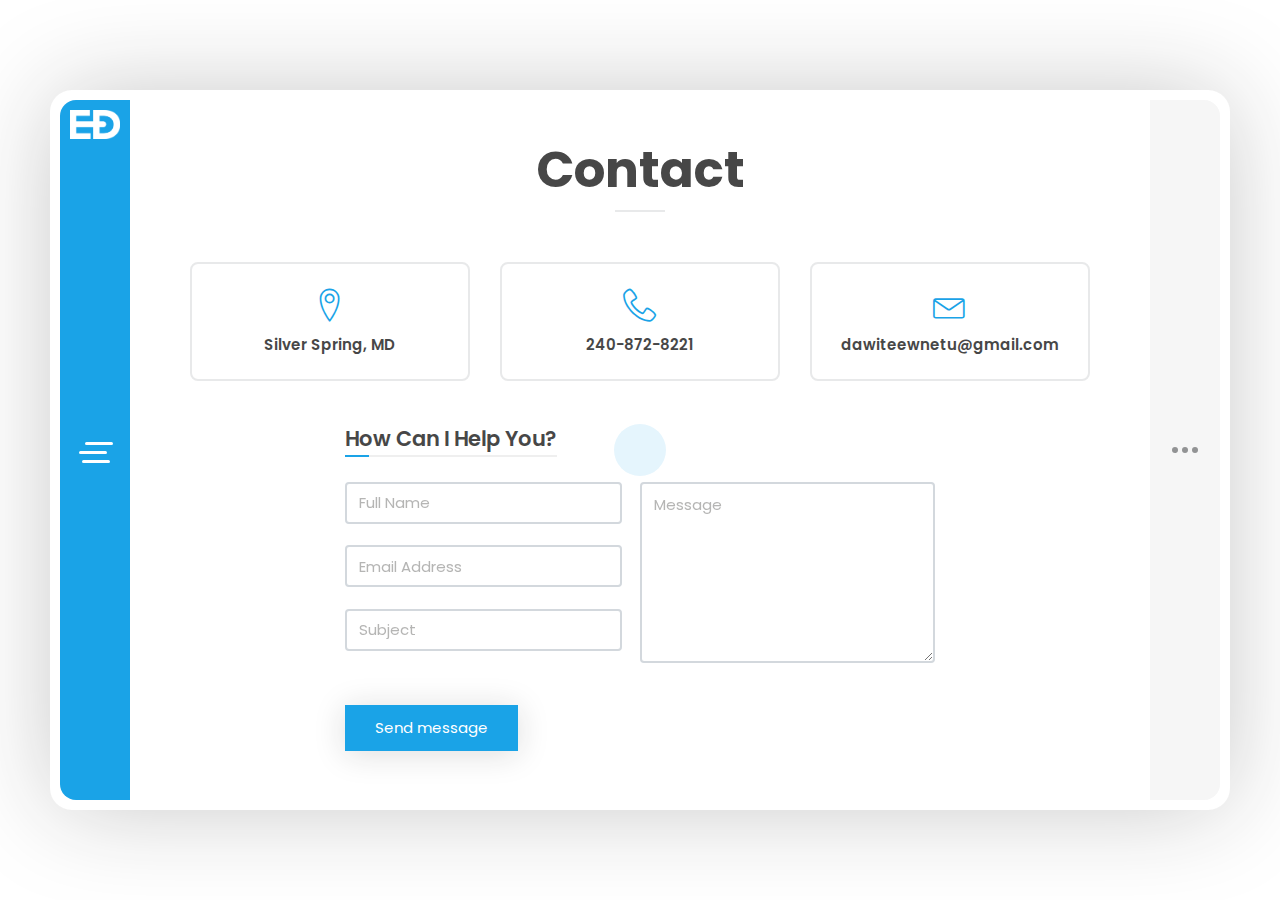
<file: contact.html>
<!DOCTYPE html>
<html lang="en" class="no-js">
  <head>
    <meta charset="UTF-8" />
    <meta http-equiv="X-UA-Compatible" content="IE=edge"> 
    <title>Dawite - Resume / CV / Blog</title>
    <meta name="viewport" content="width=device-width, initial-scale=1, maximum-scale=1, user-scalable=no">
    <meta name="description" content="Dawite - Resume / CV / Blog" />
    <meta name="keywords" content="vcard, database, dawite, ewnetu, resposnive, retina, resume, jquery, css3, bootstrap, portfolio" />
    <meta name="author" content="Dawite Ewnetu" />
    <link rel="shortcut icon" href="favicon.ico">


    <link rel="stylesheet" href="css/normalize.css" type="text/css">
    <link rel="stylesheet" href="css/bootstrap.min.css" type="text/css">
    <link rel="stylesheet" href="css/animations.css" type="text/css">
    <link rel="stylesheet" href="css/owl.carousel.css" type="text/css">
    <link rel="stylesheet" href="css/magnific-popup.css" type="text/css">
    <link rel="stylesheet" href="css/dlmenu.css" type="text/css">
    <link rel="stylesheet" href="css/main.css" type="text/css">
  </head>

  <body>

    <div class="lm-animated-bg"></div>
    
    <!-- Loading animation -->
    <div class="preloader">
      <div class="preloader-animation">
        <div class="preloader-spinner">
        </div>
      </div>
    </div>
    <!-- /Loading animation -->

    <!-- Page Wrapper -->
    <div class="page-wrapper bg-move-effect">
      <div class="page-content site-content">

        <!-- Site Header -->
        <header id="site_header" class="header">
          <div class="header-content">
            <!-- Menu Button Icon -->
            <div class="menu-button">
              <span></span>
              <span></span>
              <span></span>
            </div>
            <!-- /Menu Button Icon -->
                
            <!-- Personal Photo or Site Logo -->
            <div class="header-photo">
              <a href="#">
                <img src="./img/logo2.png" alt="image">
              </a>
            </div>
            <!-- /Personal Photo or Site Logo -->

            <!-- Text Logo -->
            <!--<div class="header-titles">
              <a href="#">
                <h2>AS</h2>
              </a>
            </div>-->
            <!-- Text Logo -->
          </div>
          
          <!-- Site Main Menu & Profile Card -->
          <div class="site-menu profile-card-on flex-v-align dl-menuwrapper">
            <!-- Profile Card -->
            <div class="profile-card flex-v-align">
              <div class="profile-card-block">
                <!-- Profile Photo -->
                <div class="profile-img">
                  <a href="#">
                    <img src="./img/home/6.jpeg" alt="image">
                  </a>
                </div>
                <!-- /Profile Photo -->
                
                <!-- Profile Titles -->
                <a href="#">
                  <h3 class="site-title">Dawite Ewnetu</h3>
                </a>
                            
                <h5 class="site-subtitle">Fullstack Developer</h5>
                <!-- /Profile Titles -->
                
                <!-- Social Links -->
                <div class="social-links">
                  <ul>
                    <li>
                      <a href="https://twitter.com/DawetEwnetu" target="_blank">
                        <i class="fab fa-twitter"></i>
                      </a>
                    </li>
                    
                    <li>
                      <a href="https://www.facebook.com/DawiteEwnetu" target="_blank">
                        <i class="fab fa-facebook-f"></i>
                      </a>
                    </li>
                    
                    <li>
                      <a href="https://www.instagram.com/actbeforelate/" target="_blank">
                        <i class="fab fa-instagram"></i>
                      </a>
                    </li>
                  </ul>
                </div>
                <!-- /Social Links -->
              </div>
            </div>
            <!-- /Profile Card -->

            <!-- Main Menu -->
            <ul class="alan-classic-menu main-menu dl-menu dl-menuopen">
              <!--<li class="menu-item current-menu-item current-menu-parent menu-item-has-children">
                <a href="index.html">About Me</a>
                <ul class="sub-menu">
                  <li class="menu-item current-menu-item">
                    <a href="index.html">About Me</a>
                  </li>
                  
                  <li class="menu-item ">
                    <a href="index-2.html">About Me 2</a>
                  </li>
                </ul>
              </li>-->
              <li class="menu-item">
                <a href="index.html">About Me</a>
              </li>

              <li class="menu-item">
                <a href="resume.html">Resume</a>
              </li>

              <!-- <li class="menu-item">
                <a href="portfolio.html">Portfolio</a>
              </li> -->

              <li class="menu-item">
                <a href="blog.html">Blog</a>
              </li>
              
              <li class="menu-item">
                <a href="contact.html">Contact</a>
              </li>
            </ul>
            <!-- /Main Menu -->
          </div>
          <!-- /Site Main Menu & Profile Card -->
        </header>
        <!-- /Site Header -->

        <!-- Right Sidebar -->
        <div class="r-sidebar">
          <div class="sidebar-button">
            <span></span>
            <span></span>
            <span></span>
          </div>
        </div>
        
        <div id="blog-sidebar" class="blog-sidebar">
          <div class="blog-sidebar-content clearfix">
            <div class="sidebar-item">
              <div class="sidebar-title">
                <h4>Recent Posts</h4>
              </div>
              <ul>
                <li>
                  <a href="#">Best Practices for Animated Progress Indicators</a>
                </li>
                
                <li>
                  <a href="#">Designing the Perfect Feature Comparison Table</a>
                </li>
                
                <li>
                  <a href="#">An Overview of E-Commerce Platforms</a>
                </li>
                
                <li>
                  <a href="#">Why I Switched to Sketch For UI Design</a>
                </li>
                
                <li>
                  <a href="#">Creative and Innovative Navigation Designs</a>
                </li>
              </ul>
            </div>

            <div class="sidebar-item"><div class="sidebar-title"><h4>Archives</h4></div>
              <ul>
                <li>
                  <a href='#'>June 2020</a>
                </li>
              </ul>
            </div>

            <div class="sidebar-item">
              <div class="sidebar-title">
                <h4>Categories</h4>
              </div>
              
              <ul>
                <li class="cat-item">
                  <a href="#">Design</a>
                </li>
                
                <li class="cat-item">
                  <a href="#">E-Commerce</a>
                </li>

                <li class="cat-item">
                  <a href="#">UI</a>
                </li>
                
                <li class="cat-item">
                  <a href="#">Uncategorized</a>
                </li>
                
                <li class="cat-item">
                  <a href="#">WordPress</a>
                </li>
              </ul>

            </div>

          </div>
        </div>
        <!-- /Right Sidebar -->

        <!-- Page Content -->
        <div class="content-area single-page-area" data-animation="animated-section-rotateRoomBottomIn">
          <div class="single-page-content">
            <div class="content-wrapper">
              <div class="page-title">
                <h1>Contact</h1>
              </div>

              <article class="page type-page">
                <div class="entry-content">
                  <!--<div class="row">
                    <div class="col-xs-12 col-sm-12">
                      <div class="lmpixels-map">
                        <iframe frameborder="0" scrolling="no" marginheight="0" marginwidth="0"></iframe>
                      </div>
                    </div>
                  </div>-->

                  <div class="row">
                    <div class=" col-xs-12 col-sm-4 ">
                      <div class="lm-info-block gray-default">
                        <i class="lnr lnr-map-marker"></i>
                        <h4>Silver Spring, MD</h4>
                        <span class="lm-info-block-text"></span>
                      </div>
                    </div>

                    <div class=" col-xs-12 col-sm-4 ">
                      <div class="lm-info-block gray-default">
                        <i class="lnr lnr-phone-handset"></i>
                        <h4>240-872-8221</h4>
                        <span class="lm-info-block-text"></span>
                      </div>
                    </div>

                    <div class=" col-xs-12 col-sm-4 ">
                      <div class="lm-info-block gray-default">
                        <i class="lnr lnr-envelope"></i>
                        <h4>dawiteewnetu@gmail.com</h4>
                        <span class="lm-info-block-text"></span>
                      </div>
                    </div>
                  </div>

                  <div class="row">
                    <div class=" col-xs-12 col-sm-2 "></div>
                    <div class=" col-xs-12 col-sm-8 ">

                      <!-- Add White Space -->
                      <div class="p-30"></div>
                      <!-- /Add White Space -->

                      <div class="block-title">
                        <h2>How Can I Help You?</h2>
                      </div>

                      <form id="contact_form" class="contact-form" action="contact_form/contact_form.php" method="post">

                        <div class="messages"></div>

                        <div class="controls two-columns">
                          <div class="fields clearfix">
                            <div class="left-column">
                              <div class="form-group form-group-with-icon">
                                <input id="form_name" type="text" name="name" class="form-control" placeholder="Full Name" required="required" data-error="Name is required.">
                                <div class="form-control-border"></div>
                                <div class="help-block with-errors"></div>
                              </div>

                              <div class="form-group form-group-with-icon">
                                <input id="form_email" type="email" name="email" class="form-control" placeholder="Email Address" required="required" data-error="Valid email is required.">
                                <div class="form-control-border"></div>
                                <div class="help-block with-errors"></div>
                              </div>

                              <div class="form-group form-group-with-icon">
                                <input id="form_name" type="text" name="subject" class="form-control" placeholder="Subject" required="required" data-error="Subject is required.">
                                <div class="form-control-border"></div>
                                <div class="help-block with-errors"></div>
                              </div>
                            </div>
                            <div class="right-column">
                              <div class="form-group form-group-with-icon">
                                <textarea id="form_message" name="message" class="form-control" placeholder="Message" rows="7" required="required" data-error="Please, leave me a message."></textarea>
                                <div class="form-control-border"></div>
                                <div class="help-block with-errors"></div>
                              </div>
                            </div>
                          </div>

                          <div class="g-recaptcha" data-sitekey="6LdqmCAUAAAAAMMNEZvn6g4W5e0or2sZmAVpxVqI"></div>
        
                          <input type="submit" class="button btn-send disabled" value="Send message">
                        </div>
                      </form>

                    </div>


                  </div>


                </div>
              </article>
            </div>
          </div>

          <!-- /Footer -->
          <footer class="site-footer clearfix">
            <div class="footer-social">
              <ul class="footer-social-links">
                <li>
                  <a href="https://twitter.com/DawetEwnetu" target="_blank">Twitter</a>
                </li>
                <li>
                  <a href="https://www.facebook.com/DawiteEwnetu" target="_blank">Facebook</a>
                </li>
                <li>
                  <a href="https://www.instagram.com/actbeforelate/" target="_blank">Instagram</a>
                </li>
              </ul>
            </div>
        
            <div class="footer-copyrights">
              <p>© 2021 All rights reserved.</p>
            </div>
          </footer>
          <!-- /Footer -->
        </div>
        <!-- /Page Content -->
      </div>
    </div>
    <!-- /Page Wrapper -->

    <script src="js/jquery-2.1.3.min.js"></script>
    <script src="js/modernizr.custom.js"></script>
    <script src="js/imagesloaded.pkgd.min.js"></script>
    <script src='https://www.google.com/recaptcha/api.js'></script>
    <script src="js/bootstrap.min.js"></script>
    <script src='js/jquery.shuffle.min.js'></script>
    <script src='js/masonry.pkgd.min.js'></script>
    <script src='js/owl.carousel.min.js'></script>
    <script src="js/jquery.magnific-popup.min.js"></script>
    <script src="js/jquery.dlmenu.js"></script>
    <script src="js/validator.js"></script>
    <script src="js/main.js"></script>
  </body>
</html>
</file>
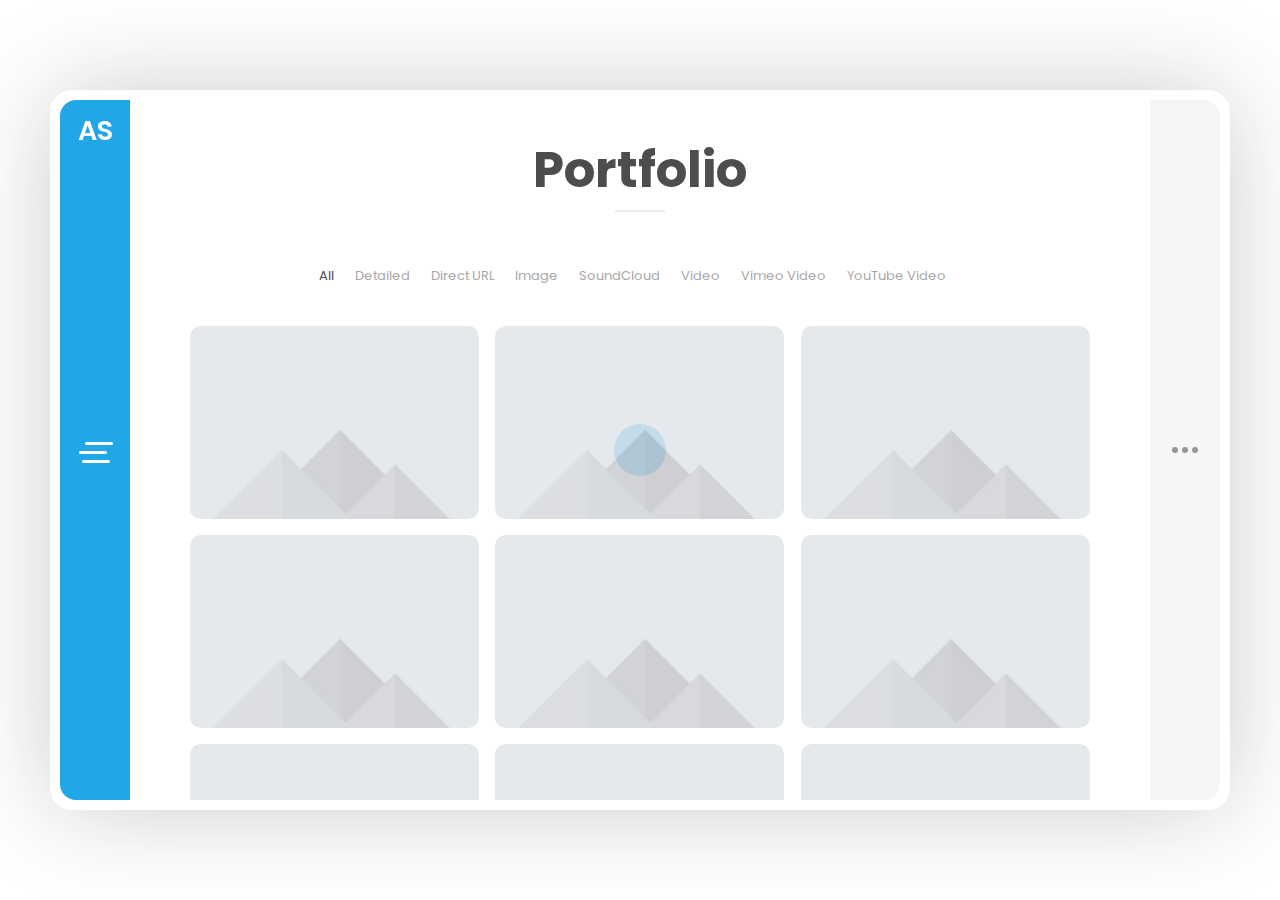
<file: portfolio.html>
<!DOCTYPE html>
<html lang="en" class="no-js">
  <head>
    <meta charset="UTF-8" />
    <meta http-equiv="X-UA-Compatible" content="IE=edge"> 
    <title>Dawite - Resume / CV / Blog</title>
    <meta name="viewport" content="width=device-width, initial-scale=1, maximum-scale=1, user-scalable=no">
    <meta name="description" content="Dawite - Resume / CV / Blog" />
    <meta name="keywords" content="vcard, database, dawite, ewnetu, resposnive, retina, resume, jquery, css3, bootstrap, portfolio" />
    <meta name="author" content="Dawite Ewnetu" />
    <link rel="shortcut icon" href="favicon.ico">


    <link rel="stylesheet" href="css/normalize.css" type="text/css">
    <link rel="stylesheet" href="css/bootstrap.min.css" type="text/css">
    <link rel="stylesheet" href="css/animations.css" type="text/css">
    <link rel="stylesheet" href="css/owl.carousel.css" type="text/css">
    <link rel="stylesheet" href="css/magnific-popup.css" type="text/css">
    <link rel="stylesheet" href="css/dlmenu.css" type="text/css">
    <link rel="stylesheet" href="css/main.css" type="text/css">
  </head>

  <body>

    <div class="lm-animated-bg"></div>
    
    <!-- Loading animation -->
    <div class="preloader">
      <div class="preloader-animation">
        <div class="preloader-spinner">
        </div>
      </div>
    </div>
    <!-- /Loading animation -->

    <!-- Page Wrapper -->
    <div class="page-wrapper bg-move-effect">
      <div class="page-content site-content">

        <!-- Site Header -->
        <header id="site_header" class="header">
          <div class="header-content">
            <!-- Menu Button Icon -->
            <div class="menu-button">
              <span></span>
              <span></span>
              <span></span>
            </div>
            <!-- /Menu Button Icon -->
                
            <!-- Personal Photo or Site Logo -->
            <!--<div class="header-photo">
              <a href="index.html">
                <img src="./img/profile_img.jpg" alt="image">
              </a>
            </div>-->
            <!-- /Personal Photo or Site Logo -->

            <!-- Text Logo -->
            <div class="header-titles">
              <a href="index.html">
                <h2>AS</h2>
              </a>
            </div>
            <!-- Text Logo -->
          </div>
          
          <!-- Site Main Menu & Profile Card -->
          <div class="site-menu profile-card-on flex-v-align dl-menuwrapper">
            <!-- Profile Card -->
            <div class="profile-card flex-v-align">
              <div class="profile-card-block">
                <!-- Profile Photo -->
                <div class="profile-img">
                  <a href="index.html">
                    <img src="./img/profile_img.jpg" alt="image">
                  </a>
                </div>
                <!-- /Profile Photo -->
                
                <!-- Profile Titles -->
                <a href="#">
                  <h3 class="site-title">Alan Smith</h3>
                </a>
                            
                <h5 class="site-subtitle">Web Designer</h5>
                <!-- /Profile Titles -->
                
                <!-- Social Links -->
                <div class="social-links">
                  <ul>
                    <li>
                      <a href="#" target="_blank">
                        <i class="fab fa-twitter"></i>
                      </a>
                    </li>
                    
                    <li>
                      <a href="#" target="_blank">
                        <i class="fab fa-facebook-f"></i>
                      </a>
                    </li>
                    
                    <li>
                      <a href="#" target="_blank">
                        <i class="fab fa-instagram"></i>
                      </a>
                    </li>
                  </ul>
                </div>
                <!-- /Social Links -->
              </div>
            </div>
            <!-- /Profile Card -->

            <!-- Main Menu -->
            <ul class="alan-classic-menu main-menu dl-menu dl-menuopen">
              <li class="menu-item menu-item-has-children">
                <a href="index.html">About Me</a>
                <ul class="sub-menu">
                  <li class="menu-item">
                    <a href="index.html">About Me</a>
                  </li>
                  
                  <li class="menu-item ">
                    <a href="index-2.html">About Me 2</a>
                  </li>
                </ul>
              </li>
              
              <li class="menu-item">
                <a href="resume.html">Resume</a>
              </li>

              <li class="menu-item current-menu-item">
                <a href="portfolio.html">Portfolio</a>
              </li>

              <li class="menu-item">
                <a href="blog.html">Blog</a>
              </li>
              
              <li class="menu-item">
                <a href="contact.html">Contact</a>
              </li>
            </ul>
            <!-- /Main Menu -->
          </div>
          <!-- /Site Main Menu & Profile Card -->
        </header>
        <!-- /Site Header -->

        <!-- Right Sidebar -->
        <div class="r-sidebar">
          <div class="sidebar-button">
            <span></span>
            <span></span>
            <span></span>
          </div>
        </div>
        
        <div id="blog-sidebar" class="blog-sidebar">
          <div class="blog-sidebar-content clearfix">
            <div class="sidebar-item">
              <div class="sidebar-title">
                <h4>Recent Posts</h4>
              </div>
              <ul>
                <li>
                  <a href="#">Best Practices for Animated Progress Indicators</a>
                </li>
                
                <li>
                  <a href="#">Designing the Perfect Feature Comparison Table</a>
                </li>
                
                <li>
                  <a href="#">An Overview of E-Commerce Platforms</a>
                </li>
                
                <li>
                  <a href="#">Why I Switched to Sketch For UI Design</a>
                </li>
                
                <li>
                  <a href="#">Creative and Innovative Navigation Designs</a>
                </li>
              </ul>
            </div>

            <div class="sidebar-item"><div class="sidebar-title"><h4>Archives</h4></div>
              <ul>
                <li>
                  <a href='#'>June 2020</a>
                </li>
              </ul>
            </div>

            <div class="sidebar-item">
              <div class="sidebar-title">
                <h4>Categories</h4>
              </div>
              
              <ul>
                <li class="cat-item">
                  <a href="#">Design</a>
                </li>
                
                <li class="cat-item">
                  <a href="#">E-Commerce</a>
                </li>

                <li class="cat-item">
                  <a href="#">UI</a>
                </li>
                
                <li class="cat-item">
                  <a href="#">Uncategorized</a>
                </li>
                
                <li class="cat-item">
                  <a href="#">WordPress</a>
                </li>
              </ul>

            </div>

          </div>
        </div>
        <!-- /Right Sidebar -->

        <!-- Page Content -->
        <div class="content-area single-page-area" data-animation="animated-section-rotateRoomBottomIn">
          <div class="single-page-content">
            <div class="content-wrapper">
              <div class="page-title">
                <h1>Portfolio</h1>
              </div>

              <article class="page type-page">
                <div class="entry-content">

                  <div class="row">
                    <div class=" col-xs-12 col-sm-12 ">
                      <!-- Portfolio Content -->
                      <div id="portfolio_content_q" class="portfolio-content">

                        <ul class="portfolio-filters">
                          <li class="active">
                            <a class="filter btn btn-sm btn-link" data-group="category_all">All</a>
                          </li>
                          
                          <li>
                            <a class="filter btn btn-sm btn-link" data-group="category_detailed">Detailed</a>
                          </li>
                          
                          <li>
                            <a class="filter btn btn-sm btn-link" data-group="category_direct-url">Direct URL</a>
                          </li>
                          
                          <li>
                            <a class="filter btn btn-sm btn-link" data-group="category_image">Image</a>
                          </li>
                          
                          <li>
                            <a class="filter btn btn-sm btn-link" data-group="category_soundcloud">SoundCloud</a>
                          </li>

                          <li>
                            <a class="filter btn btn-sm btn-link" data-group="category_video">Video</a>
                          </li>
                          
                          <li>
                            <a class="filter btn btn-sm btn-link" data-group="category_vimeo-video">Vimeo Video</a>
                          </li>
                          
                          <li>
                            <a class="filter btn btn-sm btn-link" data-group="category_youtube-video">YouTube Video</a>
                          </li>
                        </ul>
        
        
                        <!-- Portfolio Grid -->
                        <div class="portfolio-grid three-columns shuffle">

                          <!-- Portfolio Item 1 -->
                          <figure class="item standard" data-groups='["category_all", "category_detailed"]'>
                            <a href="portfolio-project-2.html" class="ajax-page-load">
                              <div class="portfolio-item-img">
                                <img src="./img/portfolio/1.jpg" alt="Full Project 2" title="" />
                              </div>

                              <div class="project-desc">
                                <div class="project-desc-text">
                                  <h4 class="name">Full Project 2</h4>
                                  <span class="category">Detailed</span>
                                </div>
                              </div>
                            </a>
                          </figure>
                          <!-- /Portfolio Item 1 -->

                          <!-- Portfolio Item 2 -->
                          <figure class="item lbvideo" data-groups='["category_all", "category_video", "category_youtube-video"]'>
                            <a href="https://www.youtube.com/embed/F-1weFCiYBA" class="lightbox mfp-iframe" title="YouTube Video 2">
                              <div class="portfolio-item-img">
                                <img src="./img/portfolio/2.jpg" alt="YouTube Video 2" title="" />
                              </div>

                              <div class="project-desc">
                                <div class="project-desc-text">
                                  <h4 class="name">YouTube Video 2</h4>
                                  <span class="category">Video, YouTube Video</span>
                                </div>
                              </div>
                            </a>
                          </figure>
                          <!-- /Portfolio Item 2 -->

                          <!-- Portfolio Item 3 -->
                          <figure class="item lbimage" data-groups='["category_all", "category_image"]'>
                            <a class="lightbox" title="Image 2" href="./img/portfolio/full/3.jpg">
                              <div class="portfolio-item-img">
                                <img src="./img/portfolio/3.jpg" alt="Image 2" title="" />
                              </div>

                              <div class="project-desc">
                                <div class="project-desc-text">
                                  <h4 class="name">Image 2</h4>
                                  <span class="category">Image</span>
                                </div>
                              </div>
                            </a>
                          </figure>
                          <!-- /Portfolio Item 3 -->

                          <!-- Portfolio Item 4 -->
                          <figure class="item lbaudio" data-groups='["category_all", "category_soundcloud"]'>
                            <a href="https://w.soundcloud.com/player/?url=https%3A//api.soundcloud.com/tracks/221650664&#038;color=%23ff5500&#038;auto_play=false&#038;hide_related=false&#038;show_comments=true&#038;show_user=true&#038;show_reposts=false&#038;show_teaser=true&#038;visual=true" class="lightbox mfp-iframe" title="SoundCloud Audio 1">
                              <div class="portfolio-item-img">
                                <img src="./img/portfolio/4.jpg" alt="SoundCloud Audio 1" title="" />
                              </div>

                              <div class="project-desc">
                                <div class="project-desc-text">
                                  <h4 class="name">SoundCloud Audio 1</h4>
                                  <span class="category">SoundCloud</span>
                                </div>
                              </div>
                            </a>
                          </figure>
                          <!-- /Portfolio Item 4 -->
                 
                          <!-- Portfolio Item 5 -->
                          <figure class="item lbvideo" data-groups='["category_all", "category_video", "category_vimeo-video"]'>
                            <a href="https://player.vimeo.com/video/158284739" class="lightbox mfp-iframe" title="Vimeo Video">
                              <div class="portfolio-item-img">
                                <img src="./img/portfolio/5.jpg" alt="Vimeo Video" title="" />
                              </div>

                              <div class="project-desc">
                                <div class="project-desc-text">
                                  <h4 class="name">Vimeo Video</h4>
                                  <span class="category">Video, Vimeo Video</span>
                                </div>
                              </div>
                            </a>
                          </figure>
                          <!-- /Portfolio Item 5 -->

                          <!-- Portfolio Item 6 -->
                          <figure class="item lbvideo" data-groups='["category_all", "category_video", "category_youtube-video"]'>
                            <a href="https://www.youtube.com/embed/ZK8REu-8pGw" class="lightbox mfp-iframe" title="YouTube Video 1">
                              <div class="portfolio-item-img">
                                <img src="./img/portfolio/6.jpg" alt="YouTube Video 1" title="" />
                              </div>

                              <div class="project-desc">
                                <div class="project-desc-text">
                                  <h4 class="name">YouTube Video 1</h4>
                                  <span class="category">Video, YouTube Video</span>
                                </div>
                              </div>
                            </a>
                          </figure>
                          <!-- /Portfolio Item 6 -->

                          <!-- Portfolio Item 7 -->
                          <figure class="item standard" data-groups='["category_all", "category_detailed"]'>
                            <a href="portfolio-project-1.html" class="ajax-page-load">
                              <div class="portfolio-item-img">
                                <img src="./img/portfolio/7.jpg" alt="Full Project 1" title="" />
                              </div>

                              <div class="project-desc">
                                <div class="project-desc-text">
                                  <h4 class="name">Full Project 1</h4>
                                  <span class="category">Detailed</span>
                                </div>
                              </div>
                            </a>
                          </figure>
                          <!-- /Portfolio Item 7 -->

                          <!-- Portfolio Item 8 -->
                          <figure class="item direct" data-groups='["category_all", "category_direct-url"]'>
                            <a target="_blank" href="https://themeforest.net/user/lmpixels/portfolio">
                              <div class="portfolio-item-img">
                                <img src="./img/portfolio/8.jpg" alt="Direct URL" title="" />
                              </div>

                              <div class="project-desc">
                                <div class="project-desc-text">
                                  <h4 class="name">Direct URL</h4>
                                  <span class="category">Direct URL</span>
                                </div>
                              </div>
                            </a>
                          </figure>
                          <!-- /Portfolio Item 8 -->

                          <!-- Portfolio Item 9 -->
                          <figure class="item lbimage" data-groups='["category_all", "category_image"]'>
                            <a class="lightbox" title="Image 1" href="./img/portfolio/full/5.jpg">
                              <div class="portfolio-item-img">
                                <img src="./img/portfolio/9.jpg" alt="Image 1" title="" />
                              </div>

                              <div class="project-desc">
                                <div class="project-desc-text">
                                  <h4 class="name">Image 1</h4>
                                  <span class="category">Image</span>
                                </div>
                              </div>
                            </a>
                          </figure>
                          <!-- /Portfolio Item 9 -->
                        </div>
                        <!-- /Portfolio Content -->
                      </div>
                    </div>
                  </div>
                </div>
              </article>
            </div>
          </div>

          <!-- /Footer -->
          <footer class="site-footer clearfix">
            <div class="footer-social">
              <ul class="footer-social-links">
                <li>
                  <a href="#" target="_blank">Twitter</a>
                </li>
                <li>
                  <a href="#" target="_blank">Facebook</a>
                </li>
                <li>
                  <a href="#" target="_blank">Instagram</a>
                </li>
              </ul>
            </div>
        
            <div class="footer-copyrights">
              <p>© 2021 All rights reserved.</p>
            </div>
          </footer>
          <!-- /Footer -->
        </div>
        <!-- /Page Content -->
      </div>
    </div>
    <!-- /Page Wrapper -->

    <script src="js/jquery-2.1.3.min.js"></script>
    <script src="js/modernizr.custom.js"></script>
    <script src="js/imagesloaded.pkgd.min.js"></script>
    <script src='https://www.google.com/recaptcha/api.js'></script>
    <script src="js/bootstrap.min.js"></script>
    <script src='js/jquery.shuffle.min.js'></script>
    <script src='js/masonry.pkgd.min.js'></script>
    <script src='js/owl.carousel.min.js'></script>
    <script src="js/jquery.magnific-popup.min.js"></script>
    <script src="js/jquery.dlmenu.js"></script>
    <script src="js/validator.js"></script>
    <script src="js/main.js"></script>
  </body>
</html>
</file>
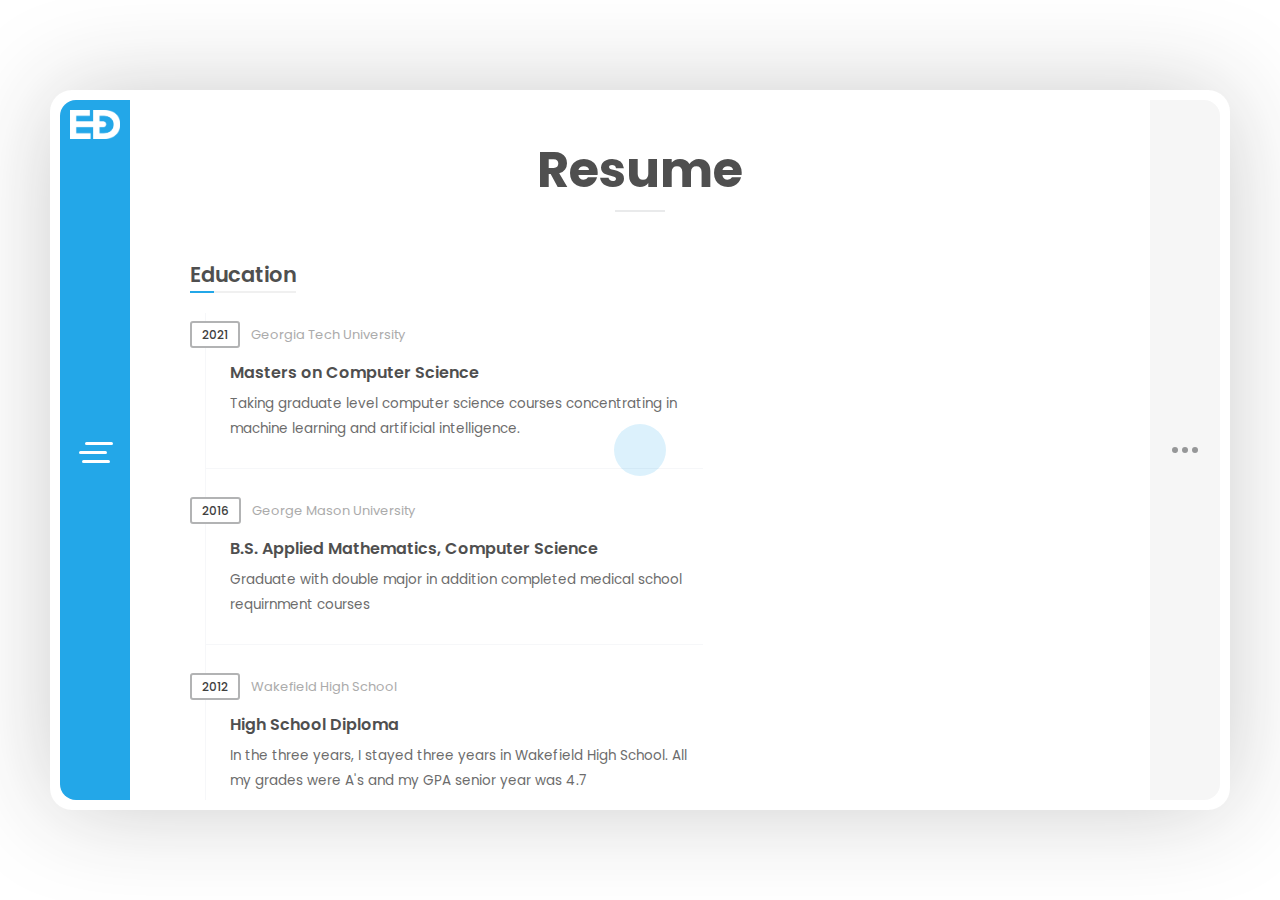
<file: resume.html>
<!DOCTYPE html>
<html lang="en" class="no-js">
  <head>
    <meta charset="UTF-8" />
    <meta http-equiv="X-UA-Compatible" content="IE=edge"> 
    <title>Dawite - Resume / CV / Blog</title>
    <meta name="viewport" content="width=device-width, initial-scale=1, maximum-scale=1, user-scalable=no">
    <meta name="description" content="Dawite - Resume / CV / Blog" />
    <meta name="keywords" content="vcard, database, dawite, ewnetu, resposnive, retina, resume, jquery, css3, bootstrap, portfolio" />
    <meta name="author" content="Dawite Ewnetu" />
    <link rel="shortcut icon" href="favicon.ico">


    <link rel="stylesheet" href="css/normalize.css" type="text/css">
    <link rel="stylesheet" href="css/bootstrap.min.css" type="text/css">
    <link rel="stylesheet" href="css/animations.css" type="text/css">
    <link rel="stylesheet" href="css/owl.carousel.css" type="text/css">
    <link rel="stylesheet" href="css/magnific-popup.css" type="text/css">
    <link rel="stylesheet" href="css/dlmenu.css" type="text/css">
    <link rel="stylesheet" href="css/main.css" type="text/css">
  </head>

  <body>

    <div class="lm-animated-bg"></div>
    
    <!-- Loading animation -->
    <div class="preloader">
      <div class="preloader-animation">
        <div class="preloader-spinner">
        </div>
      </div>
    </div>
    <!-- /Loading animation -->

    <!-- Page Wrapper -->
    <div class="page-wrapper bg-move-effect">
      <div class="page-content site-content">

        <!-- Site Header -->
        <header id="site_header" class="header">
          <div class="header-content">
            <!-- Menu Button Icon -->
            <div class="menu-button">
              <span></span>
              <span></span>
              <span></span>
            </div>
            <!-- /Menu Button Icon -->
                
            <!-- Personal Photo or Site Logo -->
            <div class="header-photo">
              <a href="#">
                <img src="./img/logo2.png" alt="image">
              </a>
            </div>
            <!-- /Personal Photo or Site Logo -->

            <!-- Text Logo -->
            <!--<div class="header-titles">
              <a href="#">
                <h2>AS</h2>
              </a>
            </div>-->
            <!-- Text Logo -->
          </div>
          
          <!-- Site Main Menu & Profile Card -->
          <div class="site-menu profile-card-on flex-v-align dl-menuwrapper">
            <!-- Profile Card -->
            <div class="profile-card flex-v-align">
              <div class="profile-card-block">
                <!-- Profile Photo -->
                <div class="profile-img">
                  <a href="#">
                    <img src="./img/home/6.jpeg" alt="image">
                  </a>
                </div>
                <!-- /Profile Photo -->
                
                <!-- Profile Titles -->
                <a href="#">
                  <h3 class="site-title">Dawite Ewnetu</h3>
                </a>
                            
                <h5 class="site-subtitle">Fullstack Developer</h5>
                <!-- /Profile Titles -->
                
                <!-- Social Links -->
                <div class="social-links">
                  <ul>
                    <li>
                      <a href="https://twitter.com/DawetEwnetu" target="_blank">
                        <i class="fab fa-twitter"></i>
                      </a>
                    </li>
                    
                    <li>
                      <a href="https://www.facebook.com/DawiteEwnetu" target="_blank">
                        <i class="fab fa-facebook-f"></i>
                      </a>
                    </li>
                    
                    <li>
                      <a href="https://www.instagram.com/actbeforelate/" target="_blank">
                        <i class="fab fa-instagram"></i>
                      </a>
                    </li>
                  </ul>
                </div>
                <!-- /Social Links -->
              </div>
            </div>
            <!-- /Profile Card -->

            <!-- Main Menu -->
            <ul class="alan-classic-menu main-menu dl-menu dl-menuopen">
              <!--<li class="menu-item current-menu-item current-menu-parent menu-item-has-children">
                <a href="index.html">About Me</a>
                <ul class="sub-menu">
                  <li class="menu-item current-menu-item">
                    <a href="index.html">About Me</a>
                  </li>
                  
                  <li class="menu-item ">
                    <a href="index-2.html">About Me 2</a>
                  </li>
                </ul>
              </li>-->
              <li class="menu-item">
                <a href="index.html">About Me</a>
              </li>

              <li class="menu-item">
                <a href="resume.html">Resume</a>
              </li>

              <!-- <li class="menu-item">
                <a href="portfolio.html">Portfolio</a>
              </li> -->

              <li class="menu-item">
                <a href="blog.html">Blog</a>
              </li>
              
              <li class="menu-item">
                <a href="contact.html">Contact</a>
              </li>
            </ul>
            <!-- /Main Menu -->
          </div>
          <!-- /Site Main Menu & Profile Card -->
        </header>
        <!-- /Site Header -->

        <!-- Right Sidebar -->
        <div class="r-sidebar">
          <div class="sidebar-button">
            <span></span>
            <span></span>
            <span></span>
          </div>
        </div>
        
        <div id="blog-sidebar" class="blog-sidebar">
          <div class="blog-sidebar-content clearfix">
            <div class="sidebar-item">
              <div class="sidebar-title">
                <h4>Recent Posts</h4>
              </div>
              <ul>
                <li>
                  <a href="#">Best Practices for Animated Progress Indicators</a>
                </li>
                
                <li>
                  <a href="#">Designing the Perfect Feature Comparison Table</a>
                </li>
                
                <li>
                  <a href="#">An Overview of E-Commerce Platforms</a>
                </li>
                
                <li>
                  <a href="#">Why I Switched to Sketch For UI Design</a>
                </li>
                
                <li>
                  <a href="#">Creative and Innovative Navigation Designs</a>
                </li>
              </ul>
            </div>

            <div class="sidebar-item"><div class="sidebar-title"><h4>Archives</h4></div>
              <ul>
                <li>
                  <a href='#'>June 2020</a>
                </li>
              </ul>
            </div>

            <div class="sidebar-item">
              <div class="sidebar-title">
                <h4>Categories</h4>
              </div>
              
              <ul>
                <li class="cat-item">
                  <a href="#">Design</a>
                </li>
                
                <li class="cat-item">
                  <a href="#">E-Commerce</a>
                </li>

                <li class="cat-item">
                  <a href="#">UI</a>
                </li>
                
                <li class="cat-item">
                  <a href="#">Uncategorized</a>
                </li>
                
                <li class="cat-item">
                  <a href="#">WordPress</a>
                </li>
              </ul>

            </div>

          </div>
        </div>
        <!-- /Right Sidebar -->

        <!-- Page Content -->
        <div class="content-area single-page-area" data-animation="animated-section-rotateRoomBottomIn">
          <div class="single-page-content">
            <div class="content-wrapper">
              <div class="page-title">
                <h1>Resume</h1>
              </div>

              <article class="page type-page">
                <div class="entry-content">

                  <div class="row">
                    <div class="col-xs-12 col-sm-7">

                      <div class="block-title">
                        <h2>Education</h2>
                      </div>
  
                      <div class="timeline clearfix">
                        <div class="timeline-item clearfix">
                          <h5 class="item-period highlighted">2021</h5>
                          <span class="item-company">Georgia Tech University</span>
                          <h4 class="item-title">Masters on Computer Science</h4>
                          <p>Taking graduate level computer science courses concentrating in machine learning and artificial intelligence.</p>
                        </div>

                        <div class="timeline-item clearfix">
                          <h5 class="item-period ">2016</h5>
                          <span class="item-company">George Mason University</span>
                          <h4 class="item-title">B.S. Applied Mathematics, Computer Science</h4>
                          <p>Graduate with double major in addition completed medical school requirnment courses</p>
                        </div>

                        <div class="timeline-item clearfix">
                          <h5 class="item-period ">2012</h5>
                          <span class="item-company">Wakefield High School</span>
                          <h4 class="item-title">High School Diploma</h4>
                          <p>In the three years, I stayed three years in Wakefield High School. All my grades were A's and my GPA senior year was 4.7</p>
                        </div>
                      </div>

                      <div class="block-title">
                        <h2>Experience</h2>
                      </div>
    
                      <div class="timeline clearfix">
                        <div class="timeline-item clearfix">
                          <h5 class="item-period highlighted">2/2022 - Current</h5>
                          <span class="item-company">Capital One</span>
                          <h4 class="item-title">Senior Software Developer</h4>
                          <p> Participated in PI planning, design process, and maintained of existing legacy code. Work on codes written in Java and JavaScript to make the necessary changes. Work refactoring existing application and work on change needs to make existing application up and running. Participate on code reviews and participate on brainstorming creative design ideas. </p>
                        </div>

                        <div class="timeline-item clearfix">
                          <h5 class="item-period ">2/2022 - 11/2022</h5>
                          <span class="item-company">Amazon (Contractor)</span>
                          <h4 class="item-title">Software Dev Engineer III</h4>
                          <p> Participated in the design, implementation, and deployment of internet-scale systems and services for Amazon fulfillment operations and supporting businesses. Defined secure, scalable, and low-latency services and efficient physical processes, and worked with cross-functional teams to deliver demanding projects. Functionally decomposed complex problems into simple solutions, monitored performance using CloudWatch dashboards, and understood system interdependencies and limitations. Shared knowledge on performance, scalability, enterprise system architecture, and engineering best practices, and worked on debugging AWS deployment errors using CloudTrail and CloudWatch. Maintained and created applications written in Java and Node JS, and developed solutions in AWS using CDK and internal CI/CD tools to deploy and test applications. Utilized a complex, massive amount of data in a secured manner.</p>
                        </div>

                        <div class="timeline-item clearfix">
                          <h5 class="item-period ">10/2020 – 12/2022</h5>
                          <span class="item-company">Alethix</span>
                          <h4 class="item-title">Software Developer</h4>
                          <p>Learned and researched about Java 8 and Spring Framework features. Worked on setting up my working environment by working with senior developer. Supported writing codes using Java Spring Boot Framework. Refactor legacy codes to add additional features and unit tests with new capabilities using Java 8. Participated in code development after analyzing provided schemas. Ran tests using ReadyAPI test cases, debug errors, and come up with a solution. Debugged errors occurred during run time and worked on fixes. Participated in daily scrums and sprint planning. Created different pages including setup local tests and work with others in deploying the existing code using Jenkins. 
                            </p>
                        </div>

                        
                      <div class="timeline-item clearfix">
                        <h5 class="item-period ">02/2019-10/2020</h5>
                        <span class="item-company">Deloitte</span>
                        <h4 class="item-title">Consultant</h4>
                        <p>Supported the architecture design and implementation of an Elasticsearch database using DataStax. Created Cassandra scripts to generate a schema that matched the business model and generated synthetic data for testing. Researched ways to enhance query performance and performed technical testing using existing libraries, setting up DataStax in an AWS environment and creating Cassandra queries for testing. Worked on firm initiatives that used bots for automation and fixed bugs on shell script files. Participated in a 7-day proposal and provided technical advice on Elasticsearch and Angular JS, and worked on proposals and firm initiative projects. Provided insights and suggestions on improving software design approaches, assisted in designing UI/UX solutions, and participated in scrums and software design processes. Analyzed customer requirements and designed solutions based on their needs, and was skilled in working as a full stack developer and quickly learning new programming languages as needed. Designed technical documents to analyze NoSQL databases and interacted with Cassandra, generating schema using DDL scripts and testing its interaction with APIs. Researched ways to generate synthetic data and was able to generate up to 10M rows of data.</p>
                      </div>

                      
                    <div class="timeline-item clearfix">
                      <h5 class="item-period ">09/2018 – 02/2019</h5>
                      <span class="item-company">Masslight</span>
                      <h4 class="item-title">Junior Java Developer</h4>
                      <p>Scanned multiple applications for security vulnerabilities and reported them to the development team, using Java to resolve vulnerabilities and Apache Common libraries. Built and scheduled Jenkins jobs to perform HP Fortify scans, and used Eclipse IDE, AWS, and Jira in development. Worked with multiple teams to deploy new applications and changes to multiple environments, and used daily scrums to report progress. Wrote a Python script to manage a list of errors found with HP Fortify scans, and maintained a performance report of all deployed apps, mitigating any severe security vulnerabilities. Debugged and configured an inactive application, completed assignments from project managers on time, made code changes in Java, and configured databases. Familiarized myself with Apache libraries such as Tapestry to address security vulnerabilities.</p>
                    </div>

                    <div class="timeline-item clearfix">
                      <h5 class="item-period ">12/2017 - 09/2018</h5>
                      <span class="item-company">Sierra Nevada Corporation</span>
                      <h4 class="item-title">Software Engineer</h4>
                      <p>Maintained an existing application, adding new features and working on business rule designs. Incorporated new technologies like MongoDB, Elasticsearch, and NIFI to handle big data. Supported both front-end and back-end systems for complex cybersecurity projects, teaching myself React.js, Angular JS, and Elasticsearch. Provided documentation and user guides, coded application interfaces using JavaScript and React.js workflows, and applied MVC concepts with Angular JS. Worked in agile environments with daily scrums, reused an existing application UI for another project and reviewed it for 508 compliance, participated in code reviews and customer meetings, and provided suggestions to solve problems based on new customer requirements. Used Kafka engines to analyze network traffic and Spark for log monitoring, and used Elasticsearch to quickly query millions of records. Built REST APIs with Flask and Python, researched and documented web architecture alternatives, and developed manuals and training materials. Managed and reviewed 508 compliance issues for the front-end, fixing any issues that arose.</p>
                    </div>


                    <div class="timeline-item clearfix">
                      <h5 class="item-period ">10/2016 - 08/2017</h5>
                      <span class="item-company">T3W Business Solutions</span>
                      <h4 class="item-title">Database Manager</h4>
                      <p>As a database manager, provided critical support for a tool used by the Army National Guard, including proposing new business rules and writing ad-hoc queries to access data. Using Microsoft SQL Server, created multiple objects and coordinated the database with front and back-end systems using C#. Troubleshot program errors and provided solutions, and tracked errors using spreadsheets. Worked with coworkers and administration to better understand business needs and effectively communicated software development tasks in a nontechnical environment. Created additional features using ASP.NET and performed daily error checks. Demonstrated technical functionality and developed data models, load-balancing processes, and related database structures.</p>
                    </div>

                    <div class="timeline-item clearfix">
                      <h5 class="item-period ">8/2016 - 10/2016</h5>
                      <span class="item-company">Lockheed Martin</span>
                      <h4 class="item-title">Software Engineer</h4>
                      <p>Creating python scripts for different network switches to do maintanance work.</p>
                    </div>

                    <div class="timeline-item clearfix">
                      <h5 class="item-period ">6/2015 - 8/2015</h5>
                      <span class="item-company">Verizon</span>
                      <h4 class="item-title">Call Center IT Consultant Intern</h4>
                      <p>Creating an effcient call center technologies by analyzing weaknesses of the exisiting legacy work.</p>
                    </div>

                  </div>



                    <div class="col-xs-12 col-sm-5">
                      <div class="block-title">
                        <h2>Design Skills</h2>
                      </div>
    
                      <div id="skills_1" class="skills-info skills-first-style">
                        <div class="clearfix">
                          <h4>Web Design</h4>
                          <div class="skill-value">90%</div>
                        </div>
                        <div id="skill_1" data-value="90" class="skill-container">
                          <div class="skill-percentage"></div>
                        </div>

                        <div class="clearfix">
                          <h4>Print Design</h4>
                          <div class="skill-value">65%</div>
                        </div>
                        <div id="skill_2" data-value="65" class="skill-container">
                          <div class="skill-percentage"></div>
                        </div>

                        <div class="clearfix">
                          <h4>Logo Design</h4>
                          <div class="skill-value">70%</div>
                        </div>
                        <div id="skill_3" data-value="80" class="skill-container">
                          <div class="skill-percentage"></div>
                        </div>
          
                        <div class="clearfix">
                          <h4>Graphic Design</h4>
                          <div class="skill-value">80%</div>
                        </div>
                        <div id="skill_4" data-value="90" class="skill-container">
                          <div class="skill-percentage"></div>
                        </div>
                      </div>

                      <!-- Add White Space -->
                      <div class="p-20"></div>
                      <!-- /Add White Space -->
      
                      <div class="block-title element-title">
                        <h2>Coding Skills</h2>
                      </div>
    
                      <div id="skills_2" class="skills-info skills-first-style">
                        <div class="clearfix">
                          <h4>JavaScript</h4>
                          <div class="skill-value">95%</div>
                        </div>
                        <div id="skill_5" data-value="95" class="skill-container">
                          <div class="skill-percentage"></div>
                        </div>

                        <div class="clearfix">
                          <h4>PHP</h4>
                          <div class="skill-value">85%</div>
                        </div>
                        <div id="skill_6" data-value="85" class="skill-container">
                          <div class="skill-percentage"></div>
                        </div>

                        <div class="clearfix">
                          <h4>HTML/CSS</h4>
                          <div class="skill-value">100%</div>
                        </div>
                        <div id="skill_7" data-value="100" class="skill-container">
                          <div class="skill-percentage"></div>
                        </div>

                        <div class="clearfix">
                          <h4>C</h4>
                          <div class="skill-value">75%</div>
                        </div>
                        <div id="skill_8" data-value="75" class="skill-container">
                          <div class="skill-percentage"></div>
                        </div>

                        <div class="clearfix">
                          <h4>Python</h4>
                          <div class="skill-value">75%</div>
                        </div>
                        <div id="skill_8" data-value="75" class="skill-container">
                          <div class="skill-percentage"></div>
                        </div>

                        <div class="clearfix">
                          <h4>Java</h4>
                          <div class="skill-value">90%</div>
                        </div>
                        <div id="skill_9" data-value="90" class="skill-container">
                          <div class="skill-percentage"></div>
                        </div>
                      </div>

                      <!-- Add White Space -->
                      <div class="p-20"></div>
                      <!-- /Add White Space -->

                      <div class="block-title">
                        <h2>Knowledges</h2>
                      </div>    
    
                      <ul class="knowledges">
                        <li>Java</li>
                        <li>Python</li>
                        <li>C</li>
                        <li>C++</li>
                        <li>C#</li>
                        <li>HTML</li>
                        <li>CSS</li>
                        <li>JavaScript</li>
                        <li>PHP</li>
                        <li>SQL</li>
                        <li>ElasticSearch</li>
                        <li>MVC</li>
                        <li>Jenkins</li>
                        <li>Docker</li>
                        <li>Kubernetes</li>
                        <li>AWS</li>
                        <li>GCP</li>
                        <li>PyTorch</li>
                      </ul>

                      <!-- Add White Space -->
                      <div class="p-50"></div>
                      <!-- /Add White Space -->

                      <div class="block-title">
                        <h2>Certificates</h2>
                      </div>
    
                      <a href="#" class="lightbox">
                        <div class="certificate-item clearfix">
                          <div class="certi-logo">
                            <img src="./img/clients/client-1.png" alt="logo">
                          </div>
                          
                          <div class="certi-content">
                            <div class="certi-title">
                              <h4>Amazon Web Services</h4>
                            </div>
                            <div class="certi-id">
                              <span>Credential ID: N4PRHCWKS1V1Q3WB</span>
                            </div>
                            <div class="certi-date">
                              <span>July 2022</span>
                            </div>
                          </div>
                        </div>
                      </a>

                      
                    </div>
                  </div>
                </div>
              </article>
            </div>
          </div>

          <!-- /Footer -->
          <footer class="site-footer clearfix">
            <div class="footer-social">
              <ul class="footer-social-links">
                <li>
                  <a href="https://twitter.com/DawetEwnetu" target="_blank">Twitter</a>
                </li>
                <li>
                  <a href="https://www.facebook.com/DawiteEwnetu" target="_blank">Facebook</a>
                </li>
                <li>
                  <a href="https://www.instagram.com/actbeforelate/" target="_blank">Instagram</a>
                </li>
              </ul>
            </div>
        
            <div class="footer-copyrights">
              <p>© 2021 All rights reserved.</p>
            </div>
          </footer>
          <!-- /Footer -->
        </div>
        <!-- /Page Content -->
      </div>
    </div>
    <!-- /Page Wrapper -->

    <script src="js/jquery-2.1.3.min.js"></script>
    <script src="js/modernizr.custom.js"></script>
    <script src="js/imagesloaded.pkgd.min.js"></script>
    <script src='https://www.google.com/recaptcha/api.js'></script>
    <script src="js/bootstrap.min.js"></script>
    <script src='js/jquery.shuffle.min.js'></script>
    <script src='js/masonry.pkgd.min.js'></script>
    <script src='js/owl.carousel.min.js'></script>
    <script src="js/jquery.magnific-popup.min.js"></script>
    <script src="js/jquery.dlmenu.js"></script>
    <script src="js/validator.js"></script>
    <script src="js/main.js"></script>
  </body>
</html>
</file>
<file: css/dlmenu.css>
.dl-menuwrapper {
	width: 100%;
	float: left;
	position: relative;
	-webkit-perspective: 1000px;
	perspective: 1000px;
	-webkit-perspective-origin: 50% 200%;
	perspective-origin: 50% 200%;
}

.dl-menuwrapper ul {
	padding: 0;
	list-style: none;
	-webkit-transform-style: preserve-3d;
	transform-style: preserve-3d;
}

.dl-menuwrapper li {
	position: relative;
}

.dl-menuwrapper li:not(.dl-back) > a:not(:only-child):after {
	position: absolute;
    float: right;
    right: -15px;
    top: 50%;
    font-family: FontAwesome;
    margin-top: -12px;
    speak: none;
    -webkit-font-smoothing: antialiased;
    content: "\f105";
    z-index: 1;
}

.dl-back > a {
    background-color: #fcfcfc;
}

.dl-menuwrapper .dl-menu {
	margin: 0;
	width: 100%;
	opacity: 0;
	pointer-events: none;
	-webkit-transform: translateY(10px);
	transform: translateY(10px);
	-webkit-backface-visibility: hidden;
	backface-visibility: hidden;
}

.dl-menuwrapper .dl-menu.dl-menu-toggle {
	transition: all 0.3s ease;
}

.dl-menuwrapper .dl-menu.dl-menuopen {
	opacity: 1;
	pointer-events: auto;
	-webkit-transform: translateY(0px);
	transform: translateY(0px);
}

.dl-menuwrapper li .sub-menu {
	display: none;
	margin: 0;
}

/* 
When a submenu is openend, we will hide all li siblings.
For that we give a class to the parent menu called "dl-subview".
We also hide the submenu link. 
The opened submenu will get the class "dl-subviewopen".
All this is done for any sub-level being entered.
*/
.dl-menu.dl-subview li,
.dl-menu.dl-subview li.dl-subviewopen > a,
.dl-menu.dl-subview li.dl-subview > a {
	display: none;
}

.dl-menu.dl-subview li.dl-subview,
.dl-menu.dl-subview li.dl-subview .sub-menu,
.dl-menu.dl-subview li.dl-subviewopen,
.dl-menu.dl-subview li.dl-subviewopen > .sub-menu,
.dl-menu.dl-subview li.dl-subviewopen > .sub-menu > li {
	display: block;
}

/* Dynamically added submenu outside of the menu context */
.dl-menuwrapper > .sub-menu {
	position: absolute;
	width: 100%;
	top: 50px;
	left: 0;
	margin: 0;
}

/* Animation classes for moving out and in */

.dl-menu.dl-animate-out-1 {
	-webkit-animation: MenuAnimOut1 0.4s;
	animation: MenuAnimOut1 0.4s;
}

.dl-menu.dl-animate-out-2 {
	-webkit-animation: MenuAnimOut2 0.3s ease-in-out;
	animation: MenuAnimOut2 0.3s ease-in-out;
}

.dl-menu.dl-animate-out-3 {
	-webkit-animation: MenuAnimOut3 0.4s ease;
	animation: MenuAnimOut3 0.4s ease;
}

.dl-menu.dl-animate-out-4 {
	-webkit-animation: MenuAnimOut4 0.4s ease;
	animation: MenuAnimOut4 0.4s ease;
}

.dl-menu.dl-animate-out-5 {
	-webkit-animation: MenuAnimOut5 0.4s ease;
	animation: MenuAnimOut5 0.4s ease;
}

@-webkit-keyframes MenuAnimOut1 {
	0% { }
	50% {
		-webkit-transform: translateZ(-250px) rotateY(30deg);
	}
	75% {
		-webkit-transform: translateZ(-372.5px) rotateY(15deg);
		opacity: .5;
	}
	100% {
		-webkit-transform: translateZ(-500px) rotateY(0deg);
		opacity: 0;
	}
}

@-webkit-keyframes MenuAnimOut2 {
	0% { }
	100% {
		-webkit-transform: translateX(-100%);
		opacity: 0;
	}
}

@-webkit-keyframes MenuAnimOut3 {
	0% { }
	100% {
		-webkit-transform: translateZ(300px);
		opacity: 0;
	}
}

@-webkit-keyframes MenuAnimOut4 {
	0% { }
	100% {
		-webkit-transform: translateZ(-300px);
		opacity: 0;
	}
}

@-webkit-keyframes MenuAnimOut5 {
	0% { }
	100% {
		-webkit-transform: translateY(40%);
		opacity: 0;
	}
}

@keyframes MenuAnimOut1 {
	0% { }
	50% {
		-webkit-transform: translateZ(-250px) rotateY(30deg);
		transform: translateZ(-250px) rotateY(30deg);
	}
	75% {
		-webkit-transform: translateZ(-372.5px) rotateY(15deg);
		transform: translateZ(-372.5px) rotateY(15deg);
		opacity: .5;
	}
	100% {
		-webkit-transform: translateZ(-500px) rotateY(0deg);
		transform: translateZ(-500px) rotateY(0deg);
		opacity: 0;
	}
}

@keyframes MenuAnimOut2 {
	0% { }
	100% {
		-webkit-transform: translateX(-100%);
		transform: translateX(-100%);
		opacity: 0;
	}
}

@keyframes MenuAnimOut3 {
	0% { }
	100% {
		-webkit-transform: translateZ(300px);
		transform: translateZ(300px);
		opacity: 0;
	}
}

@keyframes MenuAnimOut4 {
	0% { }
	100% {
		-webkit-transform: translateZ(-300px);
		transform: translateZ(-300px);
		opacity: 0;
	}
}

@keyframes MenuAnimOut5 {
	0% { }
	100% {
		-webkit-transform: translateY(40%);
		transform: translateY(40%);
		opacity: 0;
	}
}

.dl-menu.dl-animate-in-1 {
	-webkit-animation: MenuAnimIn1 0.3s;
	animation: MenuAnimIn1 0.3s;
}

.dl-menu.dl-animate-in-2 {
	-webkit-animation: MenuAnimIn2 0.3s ease-in-out;
	animation: MenuAnimIn2 0.3s ease-in-out;
}

.dl-menu.dl-animate-in-3 {
	-webkit-animation: MenuAnimIn3 0.4s ease;
	animation: MenuAnimIn3 0.4s ease;
}

.dl-menu.dl-animate-in-4 {
	-webkit-animation: MenuAnimIn4 0.4s ease;
	animation: MenuAnimIn4 0.4s ease;
}

.dl-menu.dl-animate-in-5 {
	-webkit-animation: MenuAnimIn5 0.4s ease;
	animation: MenuAnimIn5 0.4s ease;
}

@-webkit-keyframes MenuAnimIn1 {
	0% {
		-webkit-transform: translateZ(-500px) rotateY(0deg);
		opacity: 0;
	}
	20% {
		-webkit-transform: translateZ(-250px) rotateY(30deg);
		opacity: 0.5;
	}
	100% {
		-webkit-transform: translateZ(0px) rotateY(0deg);
		opacity: 1;
	}
}

@-webkit-keyframes MenuAnimIn2 {
	0% {
		-webkit-transform: translateX(-100%);
		opacity: 0;
	}
	100% {
		-webkit-transform: translateX(0px);
		opacity: 1;
	}
}

@-webkit-keyframes MenuAnimIn3 {
	0% {
		-webkit-transform: translateZ(300px);
		opacity: 0;
	}
	100% {
		-webkit-transform: translateZ(0px);
		opacity: 1;
	}
}

@-webkit-keyframes MenuAnimIn4 {
	0% {
		-webkit-transform: translateZ(-300px);
		opacity: 0;
	}
	100% {
		-webkit-transform: translateZ(0px);
		opacity: 1;
	}
}

@-webkit-keyframes MenuAnimIn5 {
	0% {
		-webkit-transform: translateY(40%);
		opacity: 0;
	}
	100% {
		-webkit-transform: translateY(0);
		opacity: 1;
	}
}

@keyframes MenuAnimIn1 {
	0% {
		-webkit-transform: translateZ(-500px) rotateY(0deg);
		transform: translateZ(-500px) rotateY(0deg);
		opacity: 0;
	}
	20% {
		-webkit-transform: translateZ(-250px) rotateY(30deg);
		transform: translateZ(-250px) rotateY(30deg);
		opacity: 0.5;
	}
	100% {
		-webkit-transform: translateZ(0px) rotateY(0deg);
		transform: translateZ(0px) rotateY(0deg);
		opacity: 1;
	}
}

@keyframes MenuAnimIn2 {
	0% {
		-webkit-transform: translateX(-100%);
		transform: translateX(-100%);
		opacity: 0;
	}
	100% {
		-webkit-transform: translateX(0px);
		transform: translateX(0px);
		opacity: 1;
	}
}

@keyframes MenuAnimIn3 {
	0% {
		-webkit-transform: translateZ(300px);
		transform: translateZ(300px);
		opacity: 0;
	}
	100% {
		-webkit-transform: translateZ(0px);
		transform: translateZ(0px);
		opacity: 1;
	}
}

@keyframes MenuAnimIn4 {
	0% {
		-webkit-transform: translateZ(-300px);
		transform: translateZ(-300px);
		opacity: 0;
	}
	100% {
		-webkit-transform: translateZ(0px);
		transform: translateZ(0px);
		opacity: 1;
	}
}

@keyframes MenuAnimIn5 {
	0% {
		-webkit-transform: translateY(40%);
		transform: translateY(40%);
		opacity: 0;
	}
	100% {
		-webkit-transform: translateY(0);
		transform: translateY(0);
		opacity: 1;
	}
}

.dl-menuwrapper > .sub-menu.dl-animate-in-1 {
	-webkit-animation: SubMenuAnimIn1 0.4s ease;
	animation: SubMenuAnimIn1 0.4s ease;
}

.dl-menuwrapper > .sub-menu.dl-animate-in-2 {
	-webkit-animation: SubMenuAnimIn2 0.3s ease-in-out;
	animation: SubMenuAnimIn2 0.3s ease-in-out;
}

.dl-menuwrapper > .sub-menu.dl-animate-in-3 {
	-webkit-animation: SubMenuAnimIn3 0.4s ease;
	animation: SubMenuAnimIn3 0.4s ease;
}

.dl-menuwrapper > .sub-menu.dl-animate-in-4 {
	-webkit-animation: SubMenuAnimIn4 0.4s ease;
	animation: SubMenuAnimIn4 0.4s ease;
}

.dl-menuwrapper > .sub-menu.dl-animate-in-5 {
	-webkit-animation: SubMenuAnimIn5 0.4s ease;
	animation: SubMenuAnimIn5 0.4s ease;
}

@-webkit-keyframes SubMenuAnimIn1 {
	0% {
		-webkit-transform: translateX(50%);
		opacity: 0;
	}
	100% {
		-webkit-transform: translateX(0px);
		opacity: 1;
	}
}

@-webkit-keyframes SubMenuAnimIn2 {
	0% {
		-webkit-transform: translateX(100%);
		opacity: 0;
	}
	100% {
		-webkit-transform: translateX(0px);
		opacity: 1;
	}
}

@-webkit-keyframes SubMenuAnimIn3 {
	0% {
		-webkit-transform: translateZ(-300px);
		opacity: 0;
	}
	100% {
		-webkit-transform: translateZ(0px);
		opacity: 1;
	}
}

@-webkit-keyframes SubMenuAnimIn4 {
	0% {
		-webkit-transform: translateZ(300px);
		opacity: 0;
	}
	100% {
		-webkit-transform: translateZ(0px);
		opacity: 1;
	}
}

@-webkit-keyframes SubMenuAnimIn5 {
	0% {
		-webkit-transform: translateZ(-200px);
		opacity: 0;
	}
	100% {
		-webkit-transform: translateZ(0);
		opacity: 1;
	}
}

@keyframes SubMenuAnimIn1 {
	0% {
		-webkit-transform: translateX(50%);
		transform: translateX(50%);
		opacity: 0;
	}
	100% {
		-webkit-transform: translateX(0px);
		transform: translateX(0px);
		opacity: 1;
	}
}

@keyframes SubMenuAnimIn2 {
	0% {
		-webkit-transform: translateX(100%);
		transform: translateX(100%);
		opacity: 0;
	}
	100% {
		-webkit-transform: translateX(0px);
		transform: translateX(0px);
		opacity: 1;
	}
}

@keyframes SubMenuAnimIn3 {
	0% {
		-webkit-transform: translateZ(-300px);
		transform: translateZ(-300px);
		opacity: 0;
	}
	100% {
		-webkit-transform: translateZ(0px);
		transform: translateZ(0px);
		opacity: 1;
	}
}

@keyframes SubMenuAnimIn4 {
	0% {
		-webkit-transform: translateZ(300px);
		transform: translateZ(300px);
		opacity: 0;
	}
	100% {
		-webkit-transform: translateZ(0px);
		transform: translateZ(0px);
		opacity: 1;
	}
}

@keyframes SubMenuAnimIn5 {
	0% {
		-webkit-transform: translateZ(-200px);
		transform: translateZ(-200px);
		opacity: 0;
	}
	100% {
		-webkit-transform: translateZ(0);
		transform: translateZ(0);
		opacity: 1;
	}
}

.dl-menuwrapper > .sub-menu.dl-animate-out-1 {
	-webkit-animation: SubMenuAnimOut1 0.4s ease;
	animation: SubMenuAnimOut1 0.4s ease;
}

.dl-menuwrapper > .sub-menu.dl-animate-out-2 {
	-webkit-animation: SubMenuAnimOut2 0.3s ease-in-out;
	animation: SubMenuAnimOut2 0.3s ease-in-out;
}

.dl-menuwrapper > .sub-menu.dl-animate-out-3 {
	-webkit-animation: SubMenuAnimOut3 0.4s ease;
	animation: SubMenuAnimOut3 0.4s ease;
}

.dl-menuwrapper > .sub-menu.dl-animate-out-4 {
	-webkit-animation: SubMenuAnimOut4 0.4s ease;
	animation: SubMenuAnimOut4 0.4s ease;
}

.dl-menuwrapper > .sub-menu.dl-animate-out-5 {
	-webkit-animation: SubMenuAnimOut5 0.4s ease;
	animation: SubMenuAnimOut5 0.4s ease;
}

@-webkit-keyframes SubMenuAnimOut1 {
	0% {
		-webkit-transform: translateX(0%);
		opacity: 1;
	}
	100% {
		-webkit-transform: translateX(50%);
		opacity: 0;
	}
}

@-webkit-keyframes SubMenuAnimOut2 {
	0% {
		-webkit-transform: translateX(0%);
		opacity: 1;
	}
	100% {
		-webkit-transform: translateX(100%);
		opacity: 0;
	}
}

@-webkit-keyframes SubMenuAnimOut3 {
	0% {
		-webkit-transform: translateZ(0px);
		opacity: 1;
	}
	100% {
		-webkit-transform: translateZ(-300px);
		opacity: 0;
	}
}

@-webkit-keyframes SubMenuAnimOut4 {
	0% {
		-webkit-transform: translateZ(0px);
		opacity: 1;
	}
	100% {
		-webkit-transform: translateZ(300px);
		opacity: 0;
	}
}

@-webkit-keyframes SubMenuAnimOut5 {
	0% {
		-webkit-transform: translateZ(0);
		opacity: 1;
	}
	100% {
		-webkit-transform: translateZ(-200px);
		opacity: 0;
	}
}

@keyframes SubMenuAnimOut1 {
	0% {
		-webkit-transform: translateX(0%);
		transform: translateX(0%);
		opacity: 1;
	}
	100% {
		-webkit-transform: translateX(50%);
		transform: translateX(50%);
		opacity: 0;
	}
}

@keyframes SubMenuAnimOut2 {
	0% {
		-webkit-transform: translateX(0%);
		transform: translateX(0%);
		opacity: 1;
	}
	100% {
		-webkit-transform: translateX(100%);
		transform: translateX(100%);
		opacity: 0;
	}
}

@keyframes SubMenuAnimOut3 {
	0% {
		-webkit-transform: translateZ(0px);
		transform: translateZ(0px);
		opacity: 1;
	}
	100% {
		-webkit-transform: translateZ(-300px);
		transform: translateZ(-300px);
		opacity: 0;
	}
}

@keyframes SubMenuAnimOut4 {
	0% {
		-webkit-transform: translateZ(0px);
		transform: translateZ(0px);
		opacity: 1;
	}
	100% {
		-webkit-transform: translateZ(300px);
		transform: translateZ(300px);
		opacity: 0;
	}
}

@keyframes SubMenuAnimOut5 {
	0% {
		-webkit-transform: translateZ(0);
		transform: translateZ(0);
		opacity: 1;
	}
	100% {
		-webkit-transform: translateZ(-200px);
		transform: translateZ(-200px);
		opacity: 0;
	}
}

/* No JS Fallback */
.no-js .dl-menuwrapper .dl-menu {
	position: relative;
	opacity: 1;
	-webkit-transform: none;
	transform: none;
}

.no-js .dl-menuwrapper li .sub-menu {
	display: block;
}

.no-js .dl-menuwrapper li.dl-back {
	display: none;
}

.no-js .dl-menuwrapper li > a:not(:only-child) {
	background: rgba(0,0,0,0.1);
}

.no-js .dl-menuwrapper li > a:not(:only-child):after {
	content: '';
}

/* Colors for demos */
</file>
<file: css/main.css>
/*
* Theme Name: Alan - Resume / CV / vCard HTML Template
* Author: lmpixels
* Author URL: http://themeforest.net/user/lmpixels
* Version: 1.0.0
*/

/* =============================================================================

1. General styles (Buttons, Inputs, Typography)
2. Page loadig animation
3. Page container
4. Site header (Panel with logo & navigation)
5. Site content
6. Pages
7. Sliders (testimonials & portfolio carousels)
8. Portfolio Full info page
9. Single Page Layout (Blog Post page ...)
10. Blog
11. 404 Page
12. Footer
13. Home page
14. Media Queries
15. Elements 

============================================================================= */

/* Google fonts */
@import url('https://fonts.googleapis.com/css?family=Poppins:200,200i,300,300i,400,400i,500,500i,600,600i,700,700i');

/* Linear Icons Font */
@import url('./fonts/linear-icons-font/style.css');

/* FontAwesome Free Icons Font */
@import url('./fonts/fontawesome-free-5.12.1-web/css/all.min.css');

@import url('./fonts/linecons/style.css');

/* ============================================================================= 
1. General styles
============================================================================= */

html {
  position: fixed;
  margin: 0;
  width: 100%;
  height: 100%;
  min-height: 100%;
  overflow: hidden;
}

body {
  position: fixed;
  margin: 0;
  width: 100%;
  height: 100%;
  min-height: 100%;
  scroll-behavior: smooth;
  text-rendering: optimizeSpeed;
  line-height: 1.5;
  font-size: 15px;
  font-family: 'Poppins', Helvetica, sans-serif;
  line-height: 1.65em;
  overflow: hidden;
  color: #555;
  background-repeat: no-repeat;
  background-position: center;
  background-position: 50% 50%;
  background-size: cover;
}

.add-prespective {
  -webkit-perspective: 1200px;
  -moz-perspective: 1200px;
  perspective: 1200px;
}

body.ajax-page-visible {
  overflow: hidden;
  -webkit-backface-visibility: hidden;
  -moz-backface-visibility: hidden;
  backface-visibility: hidden;
  -webkit-perspective: 1500px;
  -moz-perspective: 1500px;
  perspective: 1500px;
}

.transition {
  -webkit-transition: all .2s;
  -moz-transition: all .2s;
  -o-transition: all .2s;
  -ms-transition: all .2s;
  transition: all .2s;
}

a {
  color: #0099e5;
  text-decoration: none;
  outline: none;
  -webkit-transition: all .3s ease-in-out;
  -moz-transition: all .3s ease-in-out;
  -o-transition: all .3s ease-in-out;
  -ms-transition: all .3s ease-in-out;
  transition: all .3s ease-in-out;
}

a:hover {
  color: #FF9800;
  text-decoration: none;
  outline: none;
}

a:focus {
  outline: 0;
  text-decoration: none;
}

h1, h2, h3, h4, h5, h6 {
    font-family: Poppins, Helvetica, sans-serif;
    font-weight: 600;
    font-style: normal;
    color: #333;
}

h1 {
  font-size: 32px;
}

h2 {
  font-size: 27px;
}

h3 {
  font-size: 21px;
}

h4 {
  font-size: 18px;
}

h5 {
  font-size: 16px;
}

h6 {
  font-size: 14px;
}

p {
    font-size: 14px;
    color: #555;
    margin: 0 0 10px;
}

p.lead {
  font-size: 18px;
  margin: 25px 0;
}

ol, ul {
    padding: 0 0 0 40px;
    margin: 1em 0;
}

ol ol, ol ul, ul ol, ul ul {
  margin: 1em 0;
}

dd {
    margin: 0 0 24px;
}

img {
  vertical-align: bottom;
  max-width: 100%;
  height: auto;
  border: 0;
  -ms-interpolation-mode: bicubic;
}

code {
  color: #ee4747;
}

kbd {
  background-color: #222;
  border-radius: 0;
}

.fw-page-builder-content .fw-container {
  padding-left: 0;
  padding-right: 0;
}

.mobile-visible {
  display: none;
  visibility: hidden;
}

.mobile-hidden {
  display: block;
  visibility: visible;
}

/* Form controls */
.contact-form {
  position: relative;
  z-index: 1;
}
.form-group {
  position: relative;
  margin: 0 0 21.5px;
}
.form-control,
.form-control:focus {
  height: 42px;
}

.form-control,
.form-control:focus,
.has-error .form-control,
.has-error .form-control:focus,
input[type="search"],
input[type="password"],
input[type="text"] {
  position: relative;
  border: 2px solid #ced4da;
  border-radius: 4px;
  display: block;
  font-size: 1em;
  margin: 0;
  padding: 10px 25px 10px 12px;
  width: 100%;
  min-width: 100%;
  background: 0 0;
  text-align: left;
  color: inherit;
  -webkit-box-shadow: none;
  -moz-box-shadow: none;
  box-shadow: none;
  outline: none;
  font-family: 'Poppins', Helvetica, sans-serif;
}

.form-control,
.form-control:focus,
.has-error .form-control,
.has-error .form-control:focus,
input[type="search"],
input[type="password"],
input[type="text"],
.header-search input.form-control {
  -webkit-transform: translateZ(0);
  -moz-transform: translateZ(0);
  transform: translateZ(0);
}

textarea.form-control, textarea.form-control:focus {
  height: auto;
}

.form-control + .form-control-border {
  content: "";
  position: absolute;
  z-index: -1;
  left: 0;
  right: 100%;
  bottom: 0;
  border-radius: 1;
  top: 0;
  opacity: 0;
  background: transparent !important;
  border: 1px solid #0099e5;
  border-right-width: 0;
  height: 100%;
  -webkit-transition: all 0.3s ease-in-out;
  -moz-transition: all 0.3s ease-in-out;
  -o-transition: all 0.3s ease-in-out;
  -ms-transition: all 0.3s ease-in-out;
  transition: all 0.3s ease-in-out;
}

.form-control:focus + .form-control-border {
  left: 0;
  right: 0;
  height:100%;
  z-index: 1;
  opacity: 1;
  border-right-width: 1px;
}

.has-error .form-control + .form-control-border {
  border-color: #ff4c4c;
  background-color: transparent;
}

.form-group label {
  position: absolute;
  top: 10px;
  left: 15px;
  z-index: -1;
  color: #a5a6a7;
  transition: 0.3s;
}

.form-group:not(.form-group-checkbox) .form-control:focus ~ label,
.form-group.form-group-focus:not(.form-group-checkbox) .form-control ~ label {
  color: #0099e5;
  top: -20px;
  left: 0;
  z-index: 1;
  font-size: 13px;
}

.form-control, .form-control:focus, .has-error .form-control, .has-error .form-control:focus, input[type="search"], input[type="password"], input[type="text"], .header-search input.form-control {
    -webkit-transform: translateZ(0);
    -moz-transform: translateZ(0);
    transform: translateZ(0);
}

/* Placeholders */
.form-control::-moz-placeholder {
  color: #adadac;
}

.form-control:-ms-input-placeholder {
  color: #adadac;
}

.form-control::-webkit-input-placeholder {
  color: #adadac;
}
/* /Placeholders */

.form-group .help-block {
  position: absolute;
  display: inline-block;
  padding: 0px 5px;
  right: 0;
  font-size: 0.8em;
  line-height: 1.75em;
  margin: -2px 0 0 10px;
  color: #fff;
  background: #ff4e4e;
  z-index: 1;
}

.form-group .help-block:after {
  content: " ";
  position: absolute;
  left: 5px;
  bottom: 100%;
  width: 0;
  height: 0;
  border-bottom: 10px solid #ff4e4e;
  border-right: 10px solid transparent;
}
.form-group .help-block:empty {
  display: none;
}

.form-group-with-icon i {
  position: absolute;
  font-size: 16px;
  top: 13px;
  right: 13px;
  color: #d6d7d8;
}

.form-group-with-icon.form-group-focus i {
  color: #0099e5;
}

.form-group.form-group-w-checkbox {
  padding-top: 0;
  padding-bottom: 8px;
  margin-bottom: 17px;
}

.form-group-with-icon.form-group-w-checkbox {
  padding-top: 8px;
  padding-left: 52px;
  margin-bottom: 25px;
}

.form-group .form-control-checkbox + label,
.form-group.form-group-focus .form-control-checkbox + label {
  position: relative;
  display: inline;
  left: 0;
  top: 0;
  font-size: 1em;
  opacity: 1;
}

.form-group .form-control-checkbox,
.form-group.form-group-focus .form-control-checkbox {
  display: inline-block;
  width: auto;
  min-width: auto;
  height: auto;
  top: 2px;
}

.form-group.form-group-w-checkbox .help-block {
  top: 100%;
  left: 0;
  margin-left: 0;
}

.form-group.form-group-with-icon.form-group-w-checkbox .help-block {
  left: 52px;
}

.form-control ~ .form-control-border {
  content: "";
  position: absolute;
  z-index: -1;
  left: 0;
  right: 0;
  bottom: 0;
  border-radius: 4px;
  top: 0;
  opacity: 0;
  background: transparent;
  border: 2px solid #0099e5;
  border-right-width: 0;
  height: 100%;
  -webkit-transition: all 0.3s ease-in-out;
  -moz-transition: all 0.3s ease-in-out;
  -o-transition: all 0.3s ease-in-out;
  -ms-transition: all 0.3s ease-in-out;
  transition: all 0.3s ease-in-out;
}

.form-control:focus ~ .form-control-border {
  left: 0;
  right: 0;
  height: 100%;
  z-index: 1;
  opacity: 1;
  border-right-width: 2px;
}

select,
select:focus,
select:active {
  padding: 5px;
  border: 2px solid #ced4da;
  font-family: inherit;
  border-radius: 0;
  color: inherit;
  outline: 0;
}

.has-error .form-control ~ .form-control-border,
.elementor .has-error .form-control ~ .form-control-border {
  border-color: #ff4c4c;
}
/* /Form controls */

.no-padding {
  padding: 0;
}

.subpage-block {
  margin-bottom: 30px;
}

.text-rotation {
  display: block;
}

.center {
  text-align: center;
}

figure {
  max-width: 100%;
}

.hidden {
  display: none;
  visibility: hidden;
}

pre {
  display: block;
  padding: 9.5px;
  margin: 0 0 10px;
  line-height: 1.42857143;
  color: #333;
  word-break: break-all;
  word-wrap: break-word;
  background-color: #f8f8f8;
  border: 1px solid #d8d8d8;
  border-radius: 5px;
}

/* buttons */
.btn-primary,
.btn-secondary,
button,
input[type="button"],
input[type="submit"],
.wp-block-button .wp-block-button__link,
.elementor .btn-primary,
.elementor .btn-secondary {
  display: inline-block;
  position: relative;
  padding: .93em 2em;
  margin-bottom: .75em;
  margin-right: .25em;
  font-size: 1em;
  line-height: 1.23;
  border: 0;
  outline: 0;
  border: 0;
  color: #fff;
  text-shadow: none;
  background-color: #0099e5;
  border-radius: 0;
  font-family: 'Poppins', Helvetica, sans-serif;
  -webkit-transition: all 0.3s ease-in-out;
  -moz-transition: all 0.3s ease-in-out;
  -o-transition: all 0.3s ease-in-out;
  -ms-transition: all 0.3s ease-in-out;
  transition: all 0.3s ease-in-out;
  box-shadow: 0px 3px 32px 0px rgba(0,0,0,.15);
}

.btn-primary:last-child,
.btn-secondary:last-child,
button:last-child,
input[type="button"]:last-child,
input[type="submit"]:last-child,
.wp-block-button .wp-block-button__link:last-child {
  margin-right: 0;
}

.btn-primary:hover,
.btn-primary:focus,
button:hover,
button:focus,
.elementor .btn-primary:hover,
.elementor .btn-primary:focus,
input[type="button"]:hover,
input[type="button"]:focus,
input[type="submit"]:hover,
input[type="submit"]:focus {
  background-color: #111;
  color: #fff;
  border: 0;
}

.btn-secondary,
.elementor .btn-secondary {
  background-color: #fff;
  color: #555;
}

.btn-secondary:hover,
.btn-secondary:focus,
.elementor .btn-secondary:hover,
.elementor .btn-secondary:focus {
  color: #fff;
  background-color: #666768;
}

.mfp-container button {
  box-shadow: none;
}

button.mfp-close:hover, button.mfp-close:visited, button.mfp-close:focus, button.mfp-arrow:hover, button.mfp-arrow:visited, button.mfp-arrow:focus {
  border: 0;
}
/* / buttons */

.border-top {
  border-top: 2px solid #0099e5;
}

.border-bottom {
  border-bottom: 2px solid #0099e5;
}

/* Footer */
body > footer {
  position: fixed;
  bottom: 0;
  left: 0;
  right: 0;
}

/* copyrights block */
body > footer .copyrights {
  display: block;
  margin-bottom: 12px;
  text-align: center;
  font-size: 12px;
  color: #9e9e9e;
}
/* / copyrights block */
/* / Footer */

/* Alignment */

.alignleft {
  float: left;
  margin-right: 20px;
}

.alignright {
  float: right;
  margin-left: 20px;
}

.aligncenter {
  display: block;
  margin-left: auto;
  margin-right: auto;
}

.alignfull {
  margin-left: -100px;
  margin-right: -100px;
  min-width: calc(100% + 200px);
}

.alignwide {
  margin-left: -60px;
  margin-right: -60px;
  min-width: calc(100% + 120px);
}

blockquote.alignleft,
figure.wp-caption.alignleft,
img.alignleft {
  margin: 7px 24px 17px 0;
}

figure.wp-block-image,
.wp-block-image.alignnone {
  margin-top: 24px;
  margin-bottom: 24px;
}

blockquote.alignright,
figure.wp-caption.alignright,
img.alignright {
  margin: 7px 0 17px 24px;;
}

.wp-caption.alignright {
  margin: 7px 0 7px 14px;
}

blockquote.aligncenter {
  margin-top: 7px;
  margin-bottom: 7px;
}

img.aligncenter,
.wp-caption.aligncenter {
  margin-top: 24px;
  margin-bottom: 24px;
}

img.alignnone {
  margin-top: 14px;
  margin-bottom: 14px;
}

.site-content blockquote.alignleft,
.site-content blockquote.alignright {
  border-top: 1px solid rgba(0, 0, 0, 0.1);
  border-bottom: 1px solid rgba(0, 0, 0, 0.1);
  padding-top: 17px;
  width: 50%;
}

.site-content blockquote.alignleft p,
.site-content blockquote.alignright p {
  margin-bottom: 17px;
}

/* Assistive text */

.screen-reader-text {
  clip: rect(1px, 1px, 1px, 1px);
  position: absolute;
}

.screen-reader-text:focus {
  background-color: #f1f1f1;
  border-radius: 3px;
  box-shadow: 0 0 2px 2px rgba(0, 0, 0, 0.6);
  clip: auto;
  color: #21759b;
  display: block;
  font-size: 14px;
  font-weight: bold;
  height: auto;
  line-height: normal;
  padding: 15px 23px 14px;
  position: absolute;
  left: 5px;
  top: 5px;
  text-decoration: none;
  text-transform: none;
  width: auto;
  z-index: 100000; /* Above WP toolbar */
}

/* table */
table,
th,
td {
  border: 1px solid rgba(0, 0, 0, 0.1);
}

table {
  border-collapse: separate;
  border-spacing: 0;
  border-width: 1px 0 0 1px;
  margin-bottom: 24px;
  width: 100%;
}

caption,
th,
td {
  font-weight: normal;
  text-align: left;
}

th {
  border-width: 0 1px 1px 0;
  font-weight: bold;
  padding: .5em;
}

td {
  border-width: 0 1px 1px 0;
  padding: .5em;
}
/* /table */

.wp-block-separator {
  border: none;
  border-bottom: 2px solid #e5e5e5;
  margin: 1.65em auto;
}

.wp-block-separator.is-style-wide {
  border-bottom-width: 1px;
}

.wp-block-separator:not(.is-style-wide):not(.is-style-dots) {
  max-width: 100px;
}

pre.wp-block-verse {
  font-family: inherit;
  background: transparent;
  color: inherit;
  border: 0;
}

.vcentered {
  vertical-align: middle;
  width: 100%;
  align-items: center;
  display: flex;
  display: -ms-flexbox;
  -ms-flex-pack: center;
  justify-content: center;
  flex-direction: column;
  height: 100%;
  display: -webkit-box;
  display: -moz-box;
  display: -ms-flexbox;
  display: -webkit-flex;
  display: flex;
  -webkit-box-direction: normal;
  -moz-box-direction: normal;
  -webkit-box-orient: horizontal;
  -moz-box-orient: horizontal;
  -webkit-flex-direction: row;
  -ms-flex-direction: row;
  flex-direction: row;
  -webkit-flex-wrap: wrap;
  -ms-flex-wrap: wrap;
  flex-wrap: wrap;
  -webkit-box-pack: center;
  -moz-box-pack: center;
  -webkit-justify-content: center;
  -ms-flex-pack: center;
  justify-content: center;
  -webkit-align-content: stretch;
  -ms-flex-line-pack: stretch;
  align-content: stretch;
  -webkit-box-align: center;
  -moz-box-align: center;
  -webkit-align-items: center;
  -ms-flex-align: center;
  align-items: center;
  text-align: center;
}

.vcentered .row {
  width: 100%;
}

/* White Spaces */
.p-10 {
  padding-top: 10px;
}

.p-20 {
  padding-top: 20px;
}

.p-30 {
  padding-top: 30px;
}

.p-40 {
  padding-top: 40px;
}

.p-50 {
  padding-top: 50px;
}

.p-60 {
  padding-top: 60px;
}

.p-70 {
  padding-top: 70px;
}

.p-80 {
  padding-top: 80px;
}

.p-90 {
  padding-top: 90px;
}

.p-100 {
  padding-top: 100px;
}
/* /White Spaces */

.animated {
  -webkit-animation-duration: 1s;
  animation-duration: 1s;
  -webkit-animation-fill-mode: both;
  animation-fill-mode: both;
}

.flex-v-align {
  vertical-align: middle;
  width: 100%;
  min-height: 100%;
  align-items: center;
  display: flex;
  display: -ms-flexbox;
  -ms-flex-pack: center;
  justify-content: center;
  flex-direction: column;
  height: 100%;
  display: -webkit-box;
  display: -moz-box;
  display: -ms-flexbox;
  display: -webkit-flex;
  display: flex;
  -webkit-box-direction: normal;
  -moz-box-direction: normal;
  -webkit-box-orient: horizontal;
  -moz-box-orient: horizontal;
  -webkit-flex-direction: row;
  -ms-flex-direction: row;
  flex-direction: row;
  -webkit-flex-wrap: wrap;
  -ms-flex-wrap: wrap;
  flex-wrap: wrap;
  -webkit-box-pack: center;
  -moz-box-pack: center;
  -webkit-justify-content: center;
  -ms-flex-pack: center;
  justify-content: center;
  -webkit-align-content: stretch;
  -ms-flex-line-pack: stretch;
  align-content: stretch;
  -webkit-box-align: center;
  -moz-box-align: center;
  -webkit-align-items: center;
  -ms-flex-align: center;
  align-items: center;
  text-align: center;
  margin: 0;
}

.flex-v-align .flex-direction-reverse,
.flex-direction-reverse {
  flex-direction: row-reverse !important;
}



/* ============================================================================= 
2. Page loadig animation
============================================================================= */
.no-js .preloader,
.no-js .preloader-portfolio { 
  display: none;
}
.preloader,
.preloader-portfolio {
  position: fixed;
  left: 0px;
  top: 0px;
  width: 100%;
  height: 100%;
  z-index: 9999;
  background: #fff;
}

.preloader-animation {
  position: absolute;
  top: 50%;
  left: 50%;
  text-align: center;
  background-color: inherit;
  color: inherit;
  opacity: 1;
  transition: opacity 0.3s;
  transform: translate3d(-50%,-50%,0);
}

.preloader-spinner {
  width: 52px;
  height: 52px;
  margin: 100px auto;
  background-color: #0099e5;

  border-radius: 100%;  
  -webkit-animation: sk-scaleout 1.0s infinite ease-in-out;
  animation: sk-scaleout 1.0s infinite ease-in-out;
}

@-webkit-keyframes sk-scaleout {
  0% { -webkit-transform: scale(0) }
  100% {
    -webkit-transform: scale(1.1);
    opacity: 0;
  }
}

@keyframes sk-scaleout {
  0% { 
    -webkit-transform: scale(0);
    transform: scale(0);
  } 100% {
    -webkit-transform: scale(1.1);
    transform: scale(1.1);
    opacity: 0;
  }
}


/* ============================================================================= 
3. Page container
============================================================================= */
/* --- Custom ScrollBar Customization --- */
.ps>.ps__scrollbar-y-rail {
  border-radius: 20px;
}

.ps>.ps__scrollbar-y-rail>.ps__scrollbar-y {
  background-color: #b5b6b7;
}

.ps:hover>.ps__scrollbar-y-rail:hover>.ps__scrollbar-y {
    background-color: #0099e5;
}

.ps>.ps__scrollbar-y-rail {
  width: 10px;
}

.ps>.ps__scrollbar-y-rail:hover>.ps__scrollbar-y, .ps>.ps__scrollbar-y-rail:active>.ps__scrollbar-y,
.ps:hover.ps--in-scrolling.ps--y>.ps__scrollbar-y-rail>.ps__scrollbar-y,
.ps.ps--in-scrolling.ps--y>.ps__scrollbar-y-rail>.ps__scrollbar-y {
    width: 6px;
}
/* --- End Custom ScrollBar Customization --- */

.flex-v-align {
  vertical-align: middle;
  width: 100%;
  min-height: 100%;
  align-items: center;
  display: flex;
  display: -ms-flexbox;
  -ms-flex-pack: center;
  justify-content: center;
  flex-direction: column;
  height: 100%;
  display: -webkit-box;
  display: -moz-box;
  display: -ms-flexbox;
  display: -webkit-flex;
  display: flex;
  -webkit-box-direction: normal;
  -moz-box-direction: normal;
  -webkit-box-orient: horizontal;
  -moz-box-orient: horizontal;
  -webkit-flex-direction: row;
  -ms-flex-direction: row;
  flex-direction: row;
  -webkit-flex-wrap: wrap;
  -ms-flex-wrap: wrap;
  flex-wrap: wrap;
  -webkit-box-pack: center;
  -moz-box-pack: center;
  -webkit-justify-content: center;
  -ms-flex-pack: center;
  justify-content: center;
  -webkit-align-content: stretch;
  -ms-flex-line-pack: stretch;
  align-content: stretch;
  -webkit-box-align: center;
  -moz-box-align: center;
  -webkit-align-items: center;
  -ms-flex-align: center;
  align-items: center;
  text-align: center;
  margin: 0;
}

.page-wrapper {
  display: block;
  position: fixed;
  top: 0;
  bottom: 0;
  left: 0;
  right: 0;
  width: 100%;
  height: 100%;
  min-height: 100%;
  padding: 0 80px;
  overflow: hidden;
}

.page-content {
  position: relative;
  width: 100%;
  max-width: 1280px;
  min-height: 80vh;
  margin: 10vh auto;
  padding: 10px;
  background-color: #fff;
  -webkit-box-shadow: 0 0 100px -5px rgba(0,0,0,.25);
  -moz-box-shadow: 0 0 100px -5px rgba(0,0,0,.25);
  box-shadow: 0 0 100px -5px rgba(0,0,0,.25);
  border-radius: 22px;
  -webkit-backface-visibility: hidden;
  -moz-backface-visibility: hidden;
  backface-visibility: hidden;
  -webkit-perspective: 1500px;
  -moz-perspective: 1500px;
  perspective: 1500px;
}

.content-area {
  position: absolute;
  left: 90px;
  z-index: 2;
  background-color: transparent;
  height: calc(100% - 20px);
  width: 100%;
  max-width: calc(100% - 180px);
  overflow: auto;
  -webkit-backface-visibility: hidden;
  -moz-backface-visibility: hidden;
  backface-visibility: hidden;
  -webkit-transform: translate3d(0,0,0);
  -moz-transform: translate3d(0,0,0);
  transform: translate3d(0,0,0);
  -ms-transform: none;
}

.rsidebar-hidden .content-area {
  max-width: calc(100% - 104px);
}

.animated-sections {
  position: relative;
  height: 100%;
  -webkit-perspective: 1500px;
  -moz-perspective: 1500px;
  perspective: 1500px;
  -webkit-backface-visibility: hidden;
  -moz-backface-visibility: hidden;
  backface-visibility: hidden;
}

.animated-section {
  position: absolute;
  height: 100%;
  width: 100%;
  border-radius: 30px;
  padding: 0;
  opacity: 0;
  overflow: auto;
  visibility: hidden;
  -webkit-backface-visibility: hidden;
  -moz-backface-visibility: hidden;
  backface-visibility: hidden;
  -webkit-transform: translate3d(0,0,0);
  -moz-transform: translate3d(0,0,0);
  transform: translate3d(0,0,0);
  background-repeat: no-repeat;
  background-position: center;
  background-position: 50% 50%;
  background-size: cover;
}

.single-page-content {
  position: relative;
  width: 100%;
  min-height: calc(100% - 56px);
  padding: 0;
  overflow: auto;
  -webkit-backface-visibility: hidden;
  -moz-backface-visibility: hidden;
  backface-visibility: hidden;
  -webkit-transform: translate3d(0,0,0);
  -moz-transform: translate3d(0,0,0);
  transform: translate3d(0,0,0);
  -ms-transform: none;
  -webkit-transition: filter 0.2s ease-in-out;
  -moz-transition: filter 0.2s ease-in-out;
  -o-transition: filter 0.2s ease-in-out;
  -ms-transition: filter 0.2s ease-in-out;
  transition: filter 0.2s ease-in-out;
}

.animated-section > .section-content,
.single-page-content > .content-wrapper {
  padding: 50px;
  background-color: #fff;
  position: relative;
  height: auto;
  width: 100%;
  min-width: 100%;
  min-height: 100%;
  -webkit-transform: translate3d(0,0,0);
  -o-transform: translate3d(0,0,0);
  -moz-transform: translate3d(0,0,0);
  transform: translate3d(0,0,0);
  -ms-transform: none;
}

.animated-section > .section-content.without-paddings,
.single-page-content > .content-wrapper.without-paddings {
  padding: 0;
  overflow: hidden;
}

.without-paddings .elementor-column-gap-default>.elementor-row>.elementor-column>.elementor-element-populated {
  padding: 0 10px;
}


.section-active,
.no-js .animated-section {
  opacity: 1;
  overflow: auto;
  visibility: visible;
  z-index: 99;
}


/* ============================================================================= 
4. Site header (Panel with logo & navigation)
============================================================================= */
@media only screen and (min-width: 1025px) {
  .header {
    position: absolute;
  }

  .header-content {
    position: relative;
    display: inline-block;
    background-color: #0099e5;
    float: left;
    width: 70px;
    height: 100%;
    max-height: calc(80vh - 20px);
    min-height: calc(80vh - 20px);
    text-align: center;
    padding: 0;
    margin-right: 10px;
    overflow: auto;
    border-top-left-radius: 16px;
    border-bottom-left-radius: 16px;
    z-index: 100;
  }

  .r-sidebar {
    position: relative;
    display: inline-block;
    background-color: #f5f5f5;
    float: right;
    width: 100%;
    max-width: 70px;
    height: 100%;
    max-height: calc(80vh - 20px);
    min-height: calc(80vh - 20px);
    text-align: center;
    padding: 0;
    margin-left: 10px;
    overflow: auto;
    border-top-right-radius: 16px;
    border-bottom-right-radius: 16px;
    z-index: 100;
  }

  .menu-toggle {
    display: none;
  }
}

.header-photo {
  position: relative;
  margin: 10px auto 0;
  z-index: 1;
}

.header-photo img {
  height: auto;
  width: auto;
  max-width: 50px;
}

.header-titles h2 {
  display: block;
  font-size: 27px;
  font-weight: 600;
  color: #fff;
  margin: 0 0 7px;
  padding-top: 15px;
  line-height: 1.2em;
}

.header-titles h4 {
  font-size: 18px;
  font-weight: 300;
  color: #fff;
  margin: 5px 0;
  line-height: 1.2em;
}

.social-links {
  margin: 15px 0 0;
}

.social-links ul {
  list-style: none;
  padding: 0;
  margin: 0;
}

.social-links ul li {
  display: inline-block;
}

.social-links ul li a {
  color: #a6a7a8;
  border-radius: 20px;
  font-size: 16px;
  padding: 0;
  height: 30px;
  width: 30px;
  display: block;
  line-height: 30px;
  text-align: center;
  opacity: .9;
}

.social-links ul li a:hover {
  opacity: 1;
}

.header-buttons {
  margin-top: 50px;
}

.header-buttons .btn-primary {
  background-color: transparent;
  color: #fff;
  border-color: #fff;
}

.header-buttons .btn-primary:hover {
  background-color: #fff;
  color: #0099e5;
  border-color: #fff;
}

.header .copyrights {
  color: #fff;
  width: 380px;
  position: absolute;
  bottom: 0;
  left: 0;
  padding: 5px 10px 15px;
  line-height: 14px;
  font-size: 12px;
  text-align: center;
}

/* Menu Button */
.menu-button {
  position: absolute;
  display: block;
  width: 100%;
  height: 50px;
  top: calc(50% - 22px);
  line-height: 46px;
  text-align: center;
}

.menu-button {
  -webkit-transform: rotate(0deg);
  -moz-transform: rotate(0deg);
  -o-transform: rotate(0deg);
  transform: rotate(0deg);
  -webkit-transition: .5s ease-in-out;
  -moz-transition: .5s ease-in-out;
  -o-transition: .5s ease-in-out;
  transition: .5s ease-in-out;
  cursor: pointer;
}

.menu-button span {
  display: block;
  position: absolute;
  height: 3px;
  width: 40%;
  background: #fff;
  border-radius: 5px;
  opacity: 1;
  left: 19px;
  -webkit-transform: rotate(0deg);
  -moz-transform: rotate(0deg);
  -o-transform: rotate(0deg);
  transform: rotate(0deg);
  -webkit-transition: .25s ease-in-out;
  -moz-transition: .25s ease-in-out;
  -o-transition: .25s ease-in-out;
  transition: .25s ease-in-out;
}

.menu-button span:nth-child(1) {
  top: 14px;
  left: 25px;
  -webkit-transform-origin: left center;
  -moz-transform-origin: left center;
  -o-transform-origin: left center;
  transform-origin: left center;
}

.menu-button span:nth-child(2) {
  top: 23px;
  -webkit-transform-origin: left center;
  -moz-transform-origin: left center;
  -o-transform-origin: left center;
  transform-origin: left center;
}

.menu-button span:nth-child(3) {
  left: 22px;
  top: 32px;
  -webkit-transform-origin: left center;
  -moz-transform-origin: left center;
  -o-transform-origin: left center;
  transform-origin: left center;
}

.menu-button:not(.open):hover span {
  left: 21px;
}

.menu-button.open span:nth-child(1) {
  -webkit-transform: rotate(45deg);
  -moz-transform: rotate(45deg);
  -o-transform: rotate(45deg);
  transform: rotate(45deg);
  top: 11px;
}

.menu-button.open span:nth-child(2) {
  width: 0%;
  opacity: 0;
}

.menu-button.open span:nth-child(3) {
  -webkit-transform: rotate(-45deg);
  -moz-transform: rotate(-45deg);
  -o-transform: rotate(-45deg);
  transform: rotate(-45deg);
  top: 31px;
  left: 25px;
}

/* Main Menu */
.site-menu {
  position: absolute;
  background-color: #fff;
  height: calc(80vh - 20px);
  width: 100vw;
  max-width: 380px;
  z-index: 0;
  left: 0;
  opacity: 0;
  visibility: hidden;
  overflow: auto;
  -webkit-transition: all 0.22s ease-in-out;
  -moz-transition: all 0.22s ease-in-out;
  -o-transition: all 0.22s ease-in-out;
  -ms-transition: all 0.22s ease-in-out;
  transition: all 0.22s ease-in-out;
  box-shadow: 0px 3px 32px 0px rgba(0,0,0,.15);
}

.site-menu.open {
  visibility: visible;
  opacity: 1;
  left: 70px;
  z-index: 99;
}

.site-menu .main-menu {
  list-style: none;
  width: 100%;
  text-align: right;
  padding: 40px 45px;
  margin: 0;
}

.site-menu .main-menu li {
  position: relative;
  padding-right: 0;
  margin: 15px 0;
}

.site-menu .main-menu li a {
  position: relative;
  color: #333;
  font-size: 18px;
}

.site-menu .main-menu li a:before {
  content: '';
  display: block;
  position: absolute;
  width: 40px;
  height: 2px;
  top: calc(50% - 1px);
  left: -80px;
  background-color: #e6e7e8;
  opacity: 0;
  visibility: hidden;
  -webkit-transition: all 0.22s ease-in-out;
  -moz-transition: all 0.22s ease-in-out;
  -o-transition: all 0.22s ease-in-out;
  -ms-transition: all 0.22s ease-in-out;
  transition: all 0.22s ease-in-out;
}

.site-menu .main-menu li.dl-back a:before {
  display: none;
}

.site-menu .main-menu li.current-menu-item > a:before,
.site-menu .main-menu > li.current-menu-parent > a:before,
.site-menu .main-menu li:hover > a:before {
  opacity: 1;
  visibility: visible;
  left: -52px;
}

.dl-menuwrapper li:not(.dl-back) > a:not(:only-child):after {
  position: absolute;
  float: right;
  right: -20px;
  top: 50%;
  font-family: 'Linearicons-Free';
  speak: none;
  font-style: normal;
  font-weight: normal;
  font-variant: normal;
  text-transform: none;
  font-size: 13px;
  -webkit-font-smoothing: antialiased;
  -moz-osx-font-smoothing: grayscale;
  margin-top: -12px;
  content: "\e876";
  z-index: 0;
  opacity: .7;
  padding-left: 10px;
}

.dl-back > a {
  background-color: transparent;
}


/* Right Sidebar */
.sidebar-button {
  position: absolute;
  top: calc(50% - 25px);
  width: 100%;
  height: 50px;
  cursor: pointer;
}

.sidebar-button span {
  display: inline-block;
  background-color: #868788;
  border-radius: 10px;
  width: 6px;
  height: 6px;
  margin: 22px 0;
}

.sidebar-button span,
.sidebar-button span:hover;
.sidebar-button span:focus {
  outline: 0;
}

.sidebar-button.open span {
  display: block;
  position: absolute;
  height: 3px;
  width: 40%;
  border-radius: 5px;
  opacity: 1;
  left: 20px;
  -webkit-transform: rotate(0deg);
  -moz-transform: rotate(0deg);
  -o-transform: rotate(0deg);
  transform: rotate(0deg);
  -webkit-transition: .25s ease-in-out;
  -moz-transition: .25s ease-in-out;
  -o-transition: .25s ease-in-out;
  transition: .25s ease-in-out;
}

.sidebar-button.open span:nth-child(1) {
  -webkit-transform: rotate(45deg);
  -moz-transform: rotate(45deg);
  -o-transform: rotate(45deg);
  transform: rotate(45deg);
  top: 0;
}

.sidebar-button.open span:nth-child(2) {
  width: 0%;
  opacity: 0;
}

.sidebar-button.open span:nth-child(3) {
  -webkit-transform: rotate(-45deg);
  -moz-transform: rotate(-45deg);
  -o-transform: rotate(-45deg);
  transform: rotate(-45deg);
  top: 0;
  left: 20px;
}

.site-menu.profile-card-on {
  max-width: 650px;
}

.site-menu.profile-card-on .main-menu {
  width: 50%;
  margin-left: auto;
}

.profile-card {
  background-color: #fcfcfc;
  width: 50%;
  padding: 40px 45px;
  z-index: 1;
}

.profile-card .profile-img {
  display: block;
}

.profile-card-block .profile-img, .profile-card-block .profile-img img {
  height: auto;
  max-height: 120px;
  width: auto;
  max-width: 120px;
  border-radius: 150px;
  margin: 0 auto;
}

.profile-card-block .profile-img, .profile-card-block .profile-img img {
  height: auto;
  max-height: 120px;
  width: auto;
  max-width: 120px;
  border-radius: 150px;
  margin: 0 auto;
}

.profile-card h3.site-title {
  display: block;
  margin: 15px 0 0 !important;
  font-size: 27px;
}

.profile-card h5.site-subtitle {
  display: block;
  font-weight: 400;
  color: #9e9e9e;
  margin: 5px 0 0;
  font-size: 14px;
}

.sidebar-open .single-page-content {
  filter: blur(9px) opacity(0.5);
  -webkit-filter: blur(9px) opacity(0.5);
  -moz-filter: blur(9px) opacity(0.5);
  -o-filter: blur(9px) opacity(0.5);
  -ms-filter: blur(9px) opacity(0.5);
}

/* ============================================================================= 
5. Site content
============================================================================= */
.page-title {
  display: block;
  position: relative;
  margin: -10px 0 40px;
  text-align: center;
}

.page-title h1 {
  position: relative;
  display: inline-block;
  font-size: 50px;
  font-weight: 700;
  z-index: 1;
  margin: 0;
}

.page-title h1:after {
  position: relative;
  display: block;
  opacity: 1;
  content: '';
  height: 2px;
  width: 50px;
  margin: 10px auto;
  background-color: #e6e7e8;
  z-index: 0;
}

.page-title h1 span,
.page-title h2 span {
    color: #0099e5;
}

.page-title .page-subtitle {
  display: block;
}

.page-title .page-subtitle h4 {
  display: inline-block;
  font-weight: 300;
  padding: 15px 0 0;
  font-size: 15px;
  margin: 0;
  opacity: 0.7;
}

.list-view .page-title {
  margin-bottom: 35px;
}

.elementor {
  margin-left: -10px;
  margin-right: -10px;
}

.page-layout {
  position: relative;
  min-height: 100%;
  height: 100%;
}
/* Page header */
.page-header {
  margin-top: 0;
}
/* /Page Header */

.content-page-with-sidebar .page-content {
  width: 100%;
}

.blog-sidebar {
  position: absolute;
  display: block;
  width: 320px;
  height: calc(80vh - 20px);
  z-index: 0;
  right: 0;
  background-color: #f5f5f5;
  padding: 0;
  float: none;
  z-index: 0;
  opacity: 0;
  visibility: hidden;
  -webkit-box-shadow: none;
  -moz-box-shadow: none;
  box-shadow: none;
  -webkit-transition: all 0.22s ease-in-out;
  -moz-transition: all 0.22s ease-in-out;
  -o-transition: all 0.22s ease-in-out;
  -ms-transition: all 0.22s ease-in-out;
  transition: all 0.22s ease-in-out;
  box-shadow: 0px 3px 32px 0px rgba(0,0,0,.15);
}

.blog-sidebar.open {
  opacity: 1;
  visibility: visible;
  z-index: 99;
  right: 80px;
}

.blog-sidebar .blog-sidebar-content {
  overflow: auto;
  height: 100%;
  padding: 20px;
}

.sidebar-toggle {
  position: absolute;
  display: block;
  width: 48px;
  height: 48px;
  line-height: 46px;
  text-align: center;
  background-color: #fcfcfc;
  left: -48px;
  font-size: 19px;
  top: 25px;
  border: 2px solid #d5d6d7;
  border-right-width: 0;
  border-top-left-radius: 10px;
  border-bottom-left-radius: 10px;
}

.sidebar-toggle {
  -webkit-transform: rotate(0deg);
  -moz-transform: rotate(0deg);
  -o-transform: rotate(0deg);
  transform: rotate(0deg);
  -webkit-transition: .5s ease-in-out;
  -moz-transition: .5s ease-in-out;
  -o-transition: .5s ease-in-out;
  transition: .5s ease-in-out;
  cursor: pointer;
}

.sidebar-toggle span {
  display: block;
  position: absolute;
  height: 2px;
  width: 40%;
  background: #555;
  border-radius: 5px;
  opacity: 1;
  left: 17px;
  -webkit-transform: rotate(0deg);
  -moz-transform: rotate(0deg);
  -o-transform: rotate(0deg);
  transform: rotate(0deg);
  -webkit-transition: .25s ease-in-out;
  -moz-transition: .25s ease-in-out;
  -o-transition: .25s ease-in-out;
  transition: .25s ease-in-out;
}

.sidebar-toggle span:before {
  content: '';
  width: 3px;
  height: 2px;
  background-color: #555;
  position: absolute;
  left: -4px;
  border-radius: 5px;
}

.sidebar-toggle.open span:before {
  left: -2px;
}

.sidebar-toggle span:nth-child(1) {
  top: 14px;
  -webkit-transform-origin: left center;
  -moz-transform-origin: left center;
  -o-transform-origin: left center;
  transform-origin: left center;
}

.sidebar-toggle span:nth-child(2) {
  top: 20px;
  -webkit-transform-origin: left center;
  -moz-transform-origin: left center;
  -o-transform-origin: left center;
  transform-origin: left center;
}

.sidebar-toggle span:nth-child(3) {
  top: 26px;
  -webkit-transform-origin: left center;
  -moz-transform-origin: left center;
  -o-transform-origin: left center;
  transform-origin: left center;
}

.sidebar-toggle.open span:nth-child(1) {
  -webkit-transform: rotate(45deg);
  -moz-transform: rotate(45deg);
  -o-transform: rotate(45deg);
  transform: rotate(45deg);
  top: 15px;
}

.sidebar-toggle.open span:nth-child(2) {
  width: 0%;
  opacity: 0;
}

.sidebar-toggle.open span:nth-child(3) {
  -webkit-transform: rotate(-45deg);
  -moz-transform: rotate(-45deg);
  -o-transform: rotate(-45deg);
  transform: rotate(-45deg);
  top: 26px;
}

.list-view .paging-navigation {
  margin-left: 30px;
  margin-right: 30px;
  padding-left: 0;
  padding-right: 0;
}


/* custom-pages */
.block-title {
  display: block;
  position: relative;
  padding-right: 12px;
  padding-bottom: 5px;
  margin-bottom: 0;
}

.block-title h2,
.block-title h3,
h3.comment-reply-title {
  position: relative;
  display: inline-block;
  font-size: 21px;
  margin: 0 0 20px;
  padding-bottom: 6px;
  z-index: 1;
}

.block-title h2 span,
h3.comment-reply-title span {
  color: #0099e5;
}

.block-title h2:after,
.block-title h3:after,
h3.comment-reply-title:after,
.blog-sidebar .sidebar-title h4:after {
  display: block;
  position: absolute;
  content: '';
  width: 24px;
  background-color: #0099e5;
  height: 2px;
  bottom: 0;
}

.block-title h2:before,
.block-title h3:before,
h3.comment-reply-title:before,
.blog-sidebar .sidebar-title h4:before {
  display: block;
  position: absolute;
  content: '';
  width: 100%;
  background-color: #eee;
  height: 2px;
  bottom: 0;
}

.custom-page-content .block {
  margin-bottom: 30px;
}

.custom-page-content .page-content {
  background-color: #fff;
}

.lmpixels-scroll-to-top {
  position: fixed;
  bottom: 10px;
  right: 15px;
  z-index: 100;
  display: inline-block;
  padding: 0;
  background-color: #fafafa;
  height: 50px;
  width: 50px;
  text-align: center;
  line-height: 50px;
  font-size: 24px;
  cursor: pointer;
  border: 1px solid #e5e5e5;
  color: #333;
  opacity: 1;
  border-radius: 8px;
  visibility: visible;
  -webkit-transition: all 0.2s ease-in-out;
  -moz-transition: all 0.2s ease-in-out;
  -o-transition: all 0.2s ease-in-out;
  -ms-transition: all 0.2s ease-in-out;
  transition: all 0.2s ease-in-out;
  -webkit-box-shadow: 0 0 12px 0 rgba(0,0,0,.12);
  -moz-box-shadow: 0 0 12px 0 rgba(0,0,0,.12);
  box-shadow: 0 0 12px 0 rgba(0,0,0,.12);
}

.lmpixels-scroll-to-top:hover {
  color: #0099e5;
}

.lmpixels-scroll-to-top.hidden-btn {
  opacity: 0;
  visibility: hidden;
}


/* ============================================================================= 
6. Pages
============================================================================= */
/* =======================================
6.1. Home
======================================= */
/* Social links */
.social-links-block {
  margin: 25px 0 5px;
}

ul.social-links {
  display: block;
  list-style: none;
  margin: 0;
  padding: 0;
  text-align: left;
}

ul.social-links li {
  display: inline-block;
  margin: 0;
  padding: 0;
}

ul.social-links li a {
  display: inline-block;
  margin: 0 1px 5px;
  width: 34px;
  height: 34px;
  line-height: 34px;
  color: #9e9e9e;
  background-color: transparent;
  border: 1px solid #e0e0e0;
  text-align: center;
  vertical-align: middle;
}

ul.social-links li a:hover {
  color: #212121;
}

ul.social-links li a i {
  font-size: 16px;
  line-height: 32px;
}

ul.social-links li a img {
  vertical-align: text-bottom;
  line-height: 100%;
}

ul.social-links li:last-child a {
  margin-right: 0;
}
/* /Social links */

.single-page-content.start-page-template .content-area {
  position: initial;
}

@media all and (-ms-high-contrast: none), (-ms-high-contrast: active) {
  .start-page .section-inner.vcentered .mask {
    height: 100vh;
  }
}


/* =======================================
6.3. Services
======================================= */
/* Services */
.service-block {
  text-align: center;
  padding: 0;
  margin-bottom: 30px;
}

.service-block img {
  max-width: 100px;
  max-height: 74px;
  margin: 0 0 18px;
}

.service-icon {
  display: block;
  font-size: 48px;
  line-height: 80px;
  color: #fff;
  background-color: #0099e5;
  width: 80px;
  height: 80px;
  border-radius: 100px;
  margin: 5px auto 0;
  -webkit-transition: all 0.3s ease-in-out;
  -moz-transition: all 0.3s ease-in-out;
  -o-transition: all 0.3s ease-in-out;
  -ms-transition: all 0.3s ease-in-out;
  transition: all 0.3s ease-in-out;
}

.service-icon:hover {
  -webkit-transform: translateY(-7px);
  -ms-transform: translateY(-7px);
  -o-transform: translateY(-7px);
  transform: translateY(-7px);
  -webkit-box-shadow: 0 7px 12px rgba(0, 0, 0, 0.15);
  -moz-box-shadow: 0 7px 12px rgba(0, 0, 0, 0.15);
  -o-box-shadow: 0 7px 12px rgba(0, 0, 0, 0.15);
  box-shadow: 0 7px 12px rgba(0, 0, 0, 0.15);
}
/* /Services */




/* =======================================
6.4. Portfolio
======================================= */
.portfolio-filters {
  list-style: none;
  padding: 0;
  text-align: center;
  margin: 0 0 30px;
}

.portfolio-filters li {
  display: inline-block;
  margin: 0 15px 0 0;
  font-size: 13px;
}

.portfolio-filters li.active {
  opacity: 1;
}

.portfolio-filters li a,
.portfolio-filters li a:hover,
.portfolio-filters li a:not([href]) {
  color: #333;
  font-size: 13px;
  line-height: 1.5;
  padding: 0;
  text-decoration: none;
  opacity: .5;
  cursor: pointer;
  -webkit-transition: all 0.3s ease-in-out;
  -moz-transition: all 0.3s ease-in-out;
  -o-transition: all 0.3s ease-in-out;
  -ms-transition: all 0.3s ease-in-out;
  transition: all 0.3s ease-in-out;
}

.portfolio-filters li.active a,
.portfolio-filters li.active a:hover,
.portfolio-filters li a:hover {
  opacity: 1;
}

.pf-load-more {
    margin-top: 40px;
}

.elementor .elementor-widget:not(.elementor-widget-text-editor) .portfolio-grid,
.portfolio-grid {
  margin-left: -8px;
  margin-right: -8px;
  position: relative;
  overflow: hidden;
}

.elementor .elementor-widget:not(.elementor-widget-text-editor) .portfolio-grid .item,
.portfolio-grid .item {
  width: 33.33333%;
  float: left;
  position: relative;
  overflow: hidden;
  margin: 8px;
}

.portfolio-grid img {
  position: relative;
  display: block;
  width: 100%;
}

.elementor .elementor-widget:not(.elementor-widget-text-editor) .portfolio-grid.one-column .item,
.portfolio-grid.one-column .item {
  width: 100%;
}

.elementor .elementor-widget:not(.elementor-widget-text-editor) .portfolio-grid.two-columns .item,
.portfolio-grid.two-columns .item {
  width: calc(50% - 16px);
}

.elementor .elementor-widget:not(.elementor-widget-text-editor) .portfolio-grid.three-columns .item,
.portfolio-grid.three-columns .item {
  width: calc(33.33333% - 16px);
}

.elementor .elementor-widget:not(.elementor-widget-text-editor) .portfolio-grid.four-columns .item,
.portfolio-grid.four-columns .item {
  width: calc(25% - 16px);
}

.elementor .elementor-widget:not(.elementor-widget-text-editor) .portfolio-grid.five-columns .item,
.portfolio-grid.five-columns .item {
  width: calc(20% - 16px);
}

.portfolio-grid img {
  position: relative;
  display: block;
  width: 100%;
}

.portfolio-grid .item a,
.portfolio-rid .item img {
  display: block;
  position: relative;
}

.portfolio-grid .item img {
  border-radius: 10px;
  -webkit-transition: all 0.3s ease-in-out;
  -moz-transition: all 0.3s ease-in-out;
  -o-transition: all 0.3s ease-in-out;
  -ms-transition: all 0.3s ease-in-out;
  transition: all 0.3s ease-in-out;
}

.portfolio-grid .item:hover img {
  transform: scale(1.2);
}

.portfolio-item-img {
  position: relative;
  overflow: hidden;
  border-radius: 10px;
  -webkit-backface-visibility: hidden;
  -moz-backface-visibility: hidden;
  -webkit-transform: translate3d(0, 0, 0);
  -moz-transform: translate3d(0, 0, 0);
}

.portfolio-grid .item .portfolio-item-img:after {
  content: '';
  position: absolute;
  top: 0;
  right: 0;
  bottom: 0;
  left: 0;
  opacity: 0;
  border-radius: 10px;
  -webkit-transition: all 0.27s ease-in-out;
  -moz-transition: all 0.27s ease-in-out;
  -o-transition: all 0.27s ease-in-out;
  -ms-transition: all 0.27s ease-in-out;
  transition: all 0.27s ease-in-out;
}

.portfolio-grid .item:hover .portfolio-item-img:after {
  opacity: 1;
  background-color: rgba(255,255,255,.98);
}

.portfolio-grid .project-desc {
  position: absolute;
  top: 0;
  left: 0;
  right: 0;
  bottom: 0;
  margin: auto;
  width: 100%;
  height: 100%;
  display: -webkit-box;
  display: -ms-flexbox;
  display: flex;
  -webkit-box-pack: center;
  -ms-flex-pack: center;
  justify-content: center;
  opacity: 0;
  -webkit-backface-visibility: hidden;
  backface-visibility: hidden;
  -webkit-transition: all 0.27s ease-in-out;
  -moz-transition: all 0.27s ease-in-out;
  -o-transition: all 0.27s ease-in-out;
  -ms-transition: all 0.27s ease-in-out;
  transition: all 0.27s ease-in-out;
}

.portfolio-grid .project-desc .project-desc-text {
  text-align: center;
  -webkit-animation-duration: .3s;
  -webkit-animation-fill-mode: both;
  -webkit-animation-name: fadeOut;
  animation-duration: .3s;
  animation-fill-mode: both;
  animation-name: fadeOut;
  -ms-flex-item-align: center;
  -ms-grid-row-align: center;
  align-self: center;
}

.portfolio-grid .item:hover .project-desc .project-desc-text {
  -webkit-animation-name: zoomIn;
  animation-name: zoomIn;
}

.portfolio-grid.five-columns .item i {
  bottom: 10px;
  right: 10px;
}

.portfolio-grid .item .name {
  display: block;
  padding: 0 0 5px;
  margin: 0;
  font-size: 18px;
  position: relative;
}

.portfolio-grid.five-columns .item .name {
  font-size: 13px;
}

.portfolio-grid .item .category {
  display: inline-block;
  color: #222;
  font-size: 12px;
  line-height: 1.2em;
}

.portfolio-grid.five-columns .item .category {
  bottom: 10px;
  left: 10px;
}


.portfolio-grid .item:hover .project-desc  {
  opacity: 1;
}

.load-more-btn-container {
  text-align: center;
}


/* =======================================
6.5. Blog
======================================= */
/* Blog */
.blog-masonry {
  margin: 0 -1em .5em;
}

.blog-masonry.one-column .item {
  width: 100%;
  padding: 0 1em 2em;
}

.blog-masonry.one-column .item .blog-card .blog-item-title {
  font-size: 30px;
}

.blog-masonry.one-column .item .blog-card .post-date {
  font-size: 12px;
}

.blog-masonry.one-column .item .blog-card .post-info {
  padding-bottom: 25px;
}

.blog-masonry.two-columns .item {
  width: 50%;
  float: left;
  padding: 0 1em 2em;
}

.blog-masonry.three-columns .item {
  width: 33.333333%;
  float: left;
  padding: 0 1em 2em;
}

.blog-card {
  display: block;
  position: relative;
  padding: 0;
}

.blog-card .post-image {
  width: 100%;
  margin: 0;
}

.blog-card .media-block {
  overflow: hidden;
  border-bottom: 0;
  border-radius: 10px;
  -webkit-backface-visibility: hidden;
  -moz-backface-visibility: hidden;
  -webkit-transform: translate3d(0, 0, 0);
  -moz-transform: translate3d(0, 0, 0);
}

.blog-card .media-block img {
  -webkit-transition: all .3s ease-in-out;
  -moz-transition: all .3s ease-in-out;
  -o-transition: all .3s ease-in-out;
  -ms-transition: all .3s ease-in-out;
  transition: all .3s ease-in-out;
}

.blog-card .media-block:hover img {
  transform: scale(1.1);
}

.blog-card .post-without-f-image {
  padding-bottom: 46.875%;
  width: 100%;
  background-color: #f5f5f5;
}

.blog-card .post-info {
  padding: 10px 0 15px;
}

.blog-card .blog-item-title {
  margin: 5px 0 0 0;
  font-size: 17px;
}

.blog-card .post-meta {
  padding: 1em;
  margin: 0;
}

.blog-card .category {
  position: absolute;
  top: 12px;
  left: 12px;
  z-index: 3;
}

.blog-card .category a {
  position: relative;
  background: #fff;
  border-radius: 3px;
  padding: 3px 7px;
  line-height: 1.2em;
  font-size: 11px;
  color: #222;
}

.blog-card .post-date {
  display: inline-block;
  color: #888;
  font-size: 11px;
  line-height: 1.1em;
  font-weight: 400;
  margin-bottom: 7px;
}

.blog-card .media-block {
  position: relative;
}

.sticky-badge {
  position: absolute;
  background-color: #fff;
  right: 10px;
  top: 10px;
  font-size: 12px;
  padding: 0;
  width: 18px;
  height: 18px;
  text-align: center;
  line-height: 18px;
  color: #888;
  z-index: 3;
  border-radius: 3px;
}

.blog-card .media-block a .mask {
  position: absolute;
  background: #4f565e;
  background: rgba(255,255,255,.6);
  display: inline-block;
  font-family: 'Linearicons-Free';
  speak: none;
  font-style: normal;
  font-weight: normal;
  font-variant: normal;
  text-transform: none;
  line-height: 1;
  -webkit-font-smoothing: antialiased;
  -moz-osx-font-smoothing: grayscale;
  width: 100%;
  left: 0;
  bottom: 0;
  top: 0;
  opacity: 0;
  visibility: hidden;
  -webkit-transition: all 0.2s ease-in-out;
  -moz-transition: all 0.2s ease-in-out;
  -o-transition: all 0.2s ease-in-out;
  -ms-transition: all 0.2s ease-in-out;
  transition: all 0.2s ease-in-out;
}

.blog-card .media-block a .mask:after {
  position: absolute;
  left: 50%;
  top: 50%;
  margin: -22px 0 0 -22px;
  width: 44px;
  line-height: 44px;
  font-size: 44px;
  text-align: center;
  content: "\e828";
  color: #222;
}

.blog-card .media-block:hover a .mask {
  visibility: visible;
  opacity: 1;
}

.blog-card ul.category li a {
  color: #888;
  font-size: 12px;
  font-weight: 300;
}

.blog-card .post-meta .item, .post-meta .item a {
  color: #a6a6a6;
}

.post-meta .item {
  display: inline-block;
  font-size: 13px;
  margin-right: 10px;
}

.post-meta .item:before {
  padding-right: 5px;
}



/* =======================================
6.6. Contact
======================================= */


/* Contact form */
.g-recaptcha {
  margin-bottom: 20px;
}
/* / Contact form */

/* Google Map */
.lmpixels-map {
  width: 100%;
  margin: 0 0 40px;
}

.lmpixels-map iframe {
  height: 140px;
  max-width: 100%;
  width: 100%;
  margin: 0;
  line-height: 1;
  border: none;
}
/* / Google Map */

/* Two Columns Form */
.controls.two-columns .left-column {
  width: 47%;
  float: left;
  margin-right: 3%;
}

.controls.two-columns .right-column {
  width: 50%;
  float: right;
}
/* /Two Columns Form */


/* ============================================================================= 
7. Sliders
============================================================================= */
/* Portfolio Carousel */
.portfolio-page-carousel {
  overflow: hidden;
}

.portfolio-page-carousel .owl-nav {
  position: absolute;
  top: 50%;
  width: 100%;
  margin-top: -22px;
  text-align: center;
  -webkit-tap-highlight-color: transparent;
}

.portfolio-page-carousel .owl-nav [class*='owl-'] {
  color: #9e9e9e;
  margin: 0;
  padding: 0;
  width: 44px;
  height: 44px;
  background: #fff;
  display: inline-block;
  cursor: pointer;
  -webkit-transition: all 0.3s ease-in-out;
  -moz-transition: all 0.3s ease-in-out;
  -o-transition: all 0.3s ease-in-out;
  -ms-transition: all 0.3s ease-in-out;
  transition: all 0.3s ease-in-out;
}

.portfolio-page-carousel .owl-nav [class*='owl-']:before {
  display: block;
  font-family: 'Linearicons-Free';
  font-size: 30px;
  line-height: 44px;
}

.portfolio-page-carousel .owl-nav .owl-prev {
  position: absolute;
  margin-left: -50px;
  left: 0;
}

.portfolio-page-carousel:hover .owl-nav .owl-prev {
  margin-left: 0;
}

.portfolio-page-carousel .owl-nav .owl-next {
  position: absolute;
  margin-right: -50px;
  right: 0;
}

.portfolio-page-carousel:hover .owl-nav .owl-next {
  margin-right: 0;
}

.portfolio-page-carousel .owl-nav .owl-prev:before {
  content: "\e875";
}

.portfolio-page-carousel .owl-nav .owl-next:before {
  content: "\e876";
}

.portfolio-page-carousel .owl-dots {
  display: inline-block;
  position: absolute;
  bottom: 0;
  right: 0;
  margin: 0 10px 5px;
  text-align: center;
  -webkit-tap-highlight-color: transparent;
}

.portfolio-page-carousel .owl-dots .owl-dot {
  display: inline-block;
}

.portfolio-page-carousel .owl-dots .owl-dot.active span, .portfolio-page-carousel .owl-dots .owl-dot:hover span {
  background: #9e9e9e;
}

.portfolio-page-carousel .owl-dots .owl-dot span {
  width: 12px;
  height: 12px;
  margin: 5px;
  background: #f5f5f5;
  border: 2px solid #9e9e9e;
  display: block;
  -webkit-backface-visibility: visible;
  transition: opacity 200ms ease;
  border-radius: 30px;
}
/* Portfolio Carousel */





/* ============================================================================= 
8. Portfolio Full info page
============================================================================= */
.page-ajax-loaded:empty {
  display: none !important;
}

.page-portfolio-loaded {
  position: fixed;
  background-color: #fff;
  top: 0;
  bottom: 0;
  right: 0;
  left: 0;
  z-index: 1003;
  overflow: hidden;
  -webkit-backface-visibility: hidden;
  -moz-backface-visibility: hidden;
  backface-visibility: hidden;
  -webkit-transform: translate3d(0,0,0);
  -moz-transform: translate3d(0,0,0);
  transform: translate3d(0,0,0);
  -ms-transform: none;
}

.page-portfolio-loaded .preloader {
  background-color: #fff;
}

.page-portfolio-loaded > article {
  height: 100%;
}

.page-portfolio-loaded > article > div {
  height: 100%;
}

.page-portfolio-loaded > article .entry-content {
  padding-bottom: 0;
}

.page-portfolio-loaded .portfolio-page-content {
  height: 100%;
  overflow-x: hidden;
  overflow-y: auto;
}

.page-portfolio-loaded .portfolio-page-wrapper {
  max-width: 1170px;
  margin: 0 auto;
  padding: 20px 60px 50px;
}

.portfolio-page-nav {
  text-align: right;
  float: right;
  margin-bottom: 10px;
}

.portfolio-page-nav > div.nav-item {
  position: relative;
  display: inline-block;
  margin: 0 3px;
}

.portfolio-page-nav > div.nav-item a {
  display: inline-block;
  height: 40px;
  width: 40px;
  text-align: center;
  color: #888;
  background-color: #fafafa;
  border-radius: 5px;
}

.portfolio-page-nav > div.nav-item a:hover {
  background-color: #0099e5;
  color: #fff;
}

.portfolio-page-nav > div.nav-item a i {
  line-height: 40px;
  font-size: 22px;
}

.portfolio-page-title {
  padding-top: 50px;
  padding-bottom: 50px;
  text-align: left;
}

.portfolio-page-title h1 {
  display: inline-block;
  margin: 0;
}

.portfolio-page-page-content img {
  max-width: 100%;
}

.portfolio-page-content .embed-video,
.portfolio-page-content .single-image,
.portfolio-page-video,
.portfolio-page-image  {
  position: relative;
  width: 100%;
  margin-bottom: 30px;
  margin-top: 30px;
}

.portfolio-page-wrapper .portfolio-grid {
  margin-bottom: 25px;
}

.project-description {
  display: block;
  position: relative;
  padding: 30px;
  background-color: #fefefe;
  border: 1px solid #f5f5f5;
  margin-left: 20px;
  margin-top: 10px;
}

.portfolio-page-wrapper .block-title h3 {
  position: relative;
  font-size: 17px;
  margin-bottom: 10px;
  z-index: 1;
}

.portfolio-page-wrapper .block-title:before,
.portfolio-page-wrapper .block-title:after {
  display: none;
}

.project-general-info {
  list-style: none;
  padding: 0;
  margin: 0 0 15px;
}

.project-general-info li {
  margin : 0 0 10px;
}

.project-general-info .lnr {
  color: #0099e5;
  margin-right: 6px;
  font-weight: 600;
}

.entry-content .portfolio-page-content .project-general-info p {
  margin: 0;
  font-size: 1em;
}

.project-general-info p {
  margin: 0;
}

.share-buttons {
  margin: 25px 0 0;
}

.share-buttons a {
  display: inline-block;
  margin: 0 3px 0 0;
  padding: 0;
  width: 28px;
  height: 28px;
  color: #888;
  background-color: transparent;
  border: 0;
  text-align: center;
}

.portfolio-page-content .share-buttons a.btn {
  margin: 0 7px 0 0;
  border-radius: 3px !important;
}

.share-buttons a:hover {
  color: #0099e5;
}

.share-buttons a.btn:last-child {
  margin-right: 0;
}

.share-buttons a i {
  font-size: 16px;
  line-height: 26px;
}

/* Tags Block */
.tags-block {
  margin: 25px 0 0;
}

.tags {
  list-style: none;
  margin: 0;
  padding: 0;
}

.tags > li {
  display: inline-block;
}

.tags a {
  display: inline-block;
  font-size: 12px;
  line-height: 1.5em;
  color: #9e9e9e;
  padding: 2px 7px;
  background-color: #fff;
  border-radius: 3px;
  border: 1px solid #d6d7d8;
  margin: 3px 2px 2px;
}

.tags a:first-child {
  margin-left: 0;
}
/* /Tags Block */


.mask-gallery-grid {
  position: absolute;
  background: #4f565e;
  background: rgba(79,86,94,.6);
  display: inline-block;
  font-family: 'FontAwesome';
  speak: none;
  font-style: normal;
  font-weight: normal;
  font-variant: normal;
  text-transform: none;
  line-height: 1;
  -webkit-font-smoothing: antialiased;
  -moz-osx-font-smoothing: grayscale;
  border: 3px solid transparent;
  width: 100%;
  left: 0;
  bottom: 0;
  top: 0;
  opacity: 0;
  visibility: hidden;
  -webkit-transition: all 0.2s ease-in-out;
  -moz-transition: all 0.2s ease-in-out;
  -o-transition: all 0.2s ease-in-out;
  -ms-transition: all 0.2s ease-in-out;
  transition: all 0.2s ease-in-out;
}

.mask-gallery-grid:after {
  position: absolute;
  left: 50%;
  top: 50%;
  margin: -20px 0 0 -20px;
  width: 40px;
  line-height: 40px;
  font-size: 40px;
  text-align: center;
  content: "\f00e";
  color: #fff;
}

.portfolio-grid .item:hover .mask-gallery-grid {
  visibility: visible;
  opacity: 1;
}

.embed-lazy-video {
    background-color: #000;
}

.embed-lazy-video img {
    width: 100%;
    top: -16.84%;
    left: 0;
    opacity: .7;
}

.embed-responsive-4by3.embed-youtube-video.embed-lazy-video img,
.embed-vimeo-video.embed-lazy-video img {
    top: 0;
}

.embed-lazy-video .play-button {
    width: 90px;
    height: 60px;
    background-color: #333;
    box-shadow: 0 0 30px rgba( 0,0,0,.6 );
    z-index: 1;
    opacity: .8;
}
.embed-lazy-video .play-button:before {
    content: "";
    border-style: solid;
    border-width: 15px 0 15px 26.0px;
    border-color: transparent transparent transparent #fff;
}
.embed-lazy-video img,
.embed-lazy-video .play-button {
    cursor: pointer;
}
.embed-lazy-video img,
.embed-lazy-video iframe,
.embed-lazy-video .play-button,
.embed-lazy-video .play-button:before {
    position: absolute;
}
.embed-lazy-video .play-button,
.embed-lazy-video .play-button:before {
    top: 50%;
    left: 50%;
    transform: translate3d( -50%, -50%, 0 );
}
.embed-lazy-video iframe {
    height: 100%;
    width: 100%;
    top: 0;
    left: 0;
}


/* ============================================================================= 
9. Single Page Layout (Blog Post page ...)
============================================================================= */

.single-page-content .content-area {
  position: relative;
  width: 100%;
  margin: 0 auto;
  height: auto;
  min-height: 100%;
}

.list-view .single-page-content .content-area:not(.projects-grid) .page-content {
  padding: 0 0 20px;
}

.single-post .site-content .post-content {
  position: relative;
  padding-left: 50px;
  padding-right: 50px;
  background-color: #fff;
  z-index: 1;
}

.site-content .entry-header,
.list-view .post-content,
.list-view .post-navigation,
.list-view .comments-area,
.list-view .paging-navigation,
.single-post .site-content .post-navigation,
.single-post .site-content .comments-area {
  margin-left: 50px;
  margin-right: 50px;
}





/* table */
.fw-table table {
  width: 100%;
  border: 1px solid #eee;
  font-size: .875em;
}

.fw-table table tr,
.fw-table table tr.heading-row {
  border-bottom: 1px solid #eee;
}

.fw-table table tr:not(.heading-row):last-child {
  border-bottom: 0;
}

.fw-table table th {
  padding: 7px 12px;
  border-right: 1px solid #eee;
}

.fw-table table td {
  padding: 7px 12px;
  border-right: 1px solid #eee;
}

.fw-table table td:last-child {
  border-right: 0;
}




/* ============================================================================= 
10. Blog
============================================================================= */
.blog-post-page {
  height: auto;
}

.blog-post-page .page-wrapper {
  position: relative;
  border-left: 15px solid #f5f5f5;
}

.blog-post-content {
  position: relative;
  background-color: #fff;
  padding: 30px;
  margin: -50px 40px 0;
}

blockquote p:last-child {
  margin-bottom: 0;
}

blockquote footer, blockquote small, blockquote .small {
  color: #9e9e9e;
  margin-top: 10px;
}

.blog-post-content .block-title {
  margin: 40px 0 10px;
}

.entry-meta {
  color: #9e9e9e;
  margin: 20px 0 30px;
}

.entry-meta a,
.entry-meta .entry-share a {
  color: #9e9e9e;
}

.entry-meta:not(.entry-meta-bottom) a:hover {
  color: #F4511E;
}

.post-tags a:hover {
  color: #222;
}

.entry-meta.entry-meta-bottom .date-author {
  display: inline-block;
  line-height: 28px;
  margin: 5px 0;
  font-size: 1em;
}

.post-tags {
  margin: 25px 0 0;
  text-align: left;
}

.entry-meta.entry-meta-bottom .date-author > span:after {
  content: '';
  height: 14px;
  line-height: 1em;
  display: inline-block;
  margin: 0 10px;
  background-color: #e5e5e5;
  width: 1px;
  top: 2px;
  position: relative;
}

.entry-meta.entry-meta-bottom .date-author > span:last-child:after,
.entry-meta.entry-meta-bottom .date-author > span:first-child:last-child:after {
  display: none;
}

.entry-meta.entry-meta-bottom .date-author i {
  font-weight: 600;
  margin-right: 4px;
}

.site-content .entry-header .entry-meta {
  font-size: 1em;
}

.site-content .entry-meta.entry-meta-bottom {
  display: inline-block;
  width: 100%;
  padding: 2px 0;
  margin: 25px 0 0;
}

.site-content .entry-meta.entry-meta-bottom:empty {
  display: none;
}

.entry-meta.entry-meta-bottom .share-buttons {
  display: inline-block;
  margin: 5px 0;
}

.entry-meta.entry-meta-bottom .share-buttons a:hover {
  color: #0099e5;
}

.entry-meta.entry-meta-bottom .post-info span {
  display: inline-block;
  padding: 5px 0;
  line-height: 1em;
}

.blog-post-content .post-comment-add {
  max-width: 700px;
}

.blog-post-content .post-comments .media {
  margin-top: 30px;
}

.blog-post-content .post-comments > .media {
  margin-top: 0;
}

.post-comments .media-object {
  max-width: 60px;
  border-radius: 50px;
}

.post-comments .media-footer,
.post-comments .media-footer a {
  display: inline-block;
  color: #9e9e9e;
  font-size: 12px;
  line-height: 1em;
}

.post-comments .media-footer a:hover {
  color: #0099e5;
}

.blog-post-content .divider {
  color: #d3d3d3;
  margin: 0 2px;
  min-width: 5px;
}

.post-comments .light-gray {
  color: #9e9e9e;
  font-size: 12px;
}

.site-content.single-post {
  padding-top: 0;
  padding-left: 0;
  padding-right: 0;
}

.site-content.single-post .post-thumbnail {
  margin-top: 0;
}

.site-content.single-post .post-content,
.site-content.single-post .post-navigation,
.site-content.single-post .comments-area {
  position: relative;
  z-index: 1;
}

.list-view .site-content article {
  position: relative;
  padding-bottom: 50px;
  margin-bottom: 30px;
  border-bottom: 1px solid #eee;
}

@media only screen and (min-width: 1024px) {
  .list-view .site-content article {
    border-bottom: 0;
  }
  .list-view .site-content article:after {
    content: '';
    height: 1px;
    position: absolute;
    display: block;
    bottom: 0;
    width: calc(100% - 100px);
    z-index: 1;
    background-color: #e5e5e5;
    margin: 0 auto;
    left: 0;
    right: 0;
  }
  .list-view .site-content article:last-child:after {
    display: none;
  }
}

.list-view .site-content article:last-child {
  padding-bottom: 0;
  margin-bottom: 20px;
  border-bottom: 0;
}

.post-content .embed-video {
  margin: 40px 0;
}

.post-content .single-image {
  margin: 40px 0;
}

blockquote {
  position: relative;
  padding: 40px 30px 40px 50px;
  margin: 0;
  font-size: 1.1em;
  font-style: italic;
}

blockquote:before {
  position: absolute;
  left: 0;
  top: 10px;
  color: #e5e5e5;
  z-index: 1;
  content: "\f10d";
  display: inline-block;
  font-family: "Font Awesome 5 Free";
  font-weight: 600;
  font-size: 33px;
  line-height: 33px;
  height: 33px;
  width: 33px;
  text-rendering: auto;
  -webkit-font-smoothing: antialiased;
  -moz-osx-font-smoothing: grayscale;
}

blockquote:after {
  position: absolute;
  right: 5px;
  bottom: 20px;
  color: #e5e5e5;
  z-index: 1;
  content: "\f10e";
  display: inline-block;
  font-family: "Font Awesome 5 Free";
  font-weight: 600;
  font-size: 22px;
  font-size: 22px;
  line-height: 22px;
  height: 22px;
  width: 22px;
  text-rendering: auto;
  -webkit-font-smoothing: antialiased;
  -moz-osx-font-smoothing: grayscale;
}

blockquote p {
  font-style: italic;
  font-size: inherit;
  color: #333;
}

.wp-block-quote.is-large,
.wp-block-quote.is-style-large {
  padding: 15px 20px;
  margin: 20px 0 20px 20px;
}

.wp-block-quote.is-style-large cite,
.wp-block-quote.is-large cite,
.wp-block-quote.is-large footer,
.wp-block-quote.is-style-large cite,
.wp-block-quote.is-style-large footer {
    font-size: .76em;
}



/* ======= Post Thumbnail ======= */
.post-thumbnail {
  background: #b2b2b2 url(../images/pattern-light.svg) repeat fixed;
  display: block;
  position: relative;
  width: 100%;
  margin: 40px auto 40px;
  z-index: 0;
}

a.post-thumbnail:hover {
  background-color: #999;
}

.full-width .post-thumbnail img {
  display: block;
  margin: 0 auto;
}

/* ======= Entry Header ====== */
.entry-header {
  position: relative;
  z-index: 1;
}

.entry-title {
  font-size: 40px;
  line-height: 1.3;
  margin: 15px 0 20px 0;
}

.entry-title a {
  color: inherit;
}

.entry-title a:hover {
  color: #0099e5;
}

.site-content .entry-header {
  padding: 5px 0 0;
}

/* ====== Entry Meta ======= */
.entry-meta {
  clear: both;
  line-height: 1.3333333333;
}

.entry-meta + .cat-links:empty {
  display: none;
}

.entry-meta a:hover {
  color: #0099e5;
}

.entry-meta.entry-meta-top > span:after {
  content: '';
  height: 14px;
  line-height: 1em;
  display: inline-block;
  margin: 0 7px;
  background-color: #e5e5e5;
  width: 1px;
  top: 2px;
  position: relative;
}

.entry-meta.entry-meta-top > span:last-child:after,
.entry-meta.entry-meta-top > span:first-child:last-child:after {
  display: none;
}

.entry-meta .featured-post i {
  font-weight: 600;
}

.post-categories {
  display: inline-block;
  margin: 0 0 7px;
  padding: 0;
  list-style: none;
}

.post-categories li {
  display: inline-block;
}

.cat-links {
  display: block;
  padding: 5px 0;
}

.cat-links li a {
  display: inline-block;
  font-size: 14px;
  margin: 0 6px 6px 0;
  color: #fff;
  background-color: #0099e5;
  padding: 2px 5px;
}

.cat-links li:first-child a {
  margin-left: 0;
}

.cat-links li a:hover {
  color: #fff;
  background-color: #0099e5;
}

.byline {
  display: none;
}

.single .byline,
.group-blog .byline {
  display: inline;
}

.site-content .entry-meta {
  margin-bottom: 12px;
}

.site-content footer.entry-meta {
  margin: 25px 0;
  padding: 10px 10px;
  font-size: 15px;
  border: 1px solid #eee; 
}

.entry-meta-bottom .tags {
  float: left;
  margin: 5px 0;
}

.entry-meta-bottom .entry-share {
  float: right;
  margin: 0;
}

.entry-meta-bottom .entry-share a:hover {
  color: #fff;
}

.entry-meta-bottom .entry-share h4 {
  display: inline-block;
  float: left;
  margin: 2px 10px 0;
}



/* ======= Entry Content ======= */
.entry-content,
.entry-summary,
.page-content {
  -webkit-hyphens: auto;
  -moz-hyphens: auto;
  -ms-hyphens: auto;
  hyphens: auto;
  word-wrap: break-word;
}

.site-content .entry-summary {
  padding: 6px 0 0;
}

.site-content .entry-summary a.read-more {
  display: block;
  margin-top: 20px;
}

.wrapper .entry-content {
  padding-top: 0;
  padding-bottom: 30px;
}

.entry-content h1:first-child,
.entry-content h2:first-child,
.entry-content h3:first-child,
.entry-content h4:first-child,
.entry-content h5:first-child,
.entry-content h6:first-child,
.entry-summary h1:first-child,
.entry-summary h2:first-child,
.entry-summary h3:first-child,
.entry-summary h4:first-child,
.entry-summary h5:first-child,
.entry-summary h6:first-child,
.page-content h1:first-child,
.page-content h2:first-child,
.page-content h3:first-child,
.page-content h4:first-child,
.page-content h5:first-child,
.page-content h6:first-child {
  margin-top: 0;
}

.entry-content a:hover,
.entry-summary a:hover,
.page-content a:hover,
.comment-content a:hover,
.entry-content a.button,
.entry-summary a.button,
.page-content a.button,
.comment-content a.button {
  text-decoration: none;
}

.entry-content table,
.comment-content table {
  font-size: 14px;
  line-height: 1.2857142857;
}

.entry-content th,
.comment-content th {
  font-weight: 600;
  padding: 10px 12px;
}

.entry-content td,
.comment-content td {
  padding: 10px 12px;
}

.entry-content .edit-link {
  clear: both;
  display: block;
  font-size: 12px;
  font-weight: 400;
  line-height: 1.3333333333;
  margin-top: 20px;
}

.entry-content .edit-link a {
  color: #767676;
  text-decoration: none;
}

.entry-content .edit-link a:hover {
  color: #0099e5;
}

.entry-content .more-link {
  display: block;
  padding-top: 15px;
}



/* ======= Mediaelements ======= */
.hentry .mejs-container {
  margin: 12px 0 18px;
}

.hentry .mejs-mediaelement,
.hentry .mejs-container .mejs-controls {
  background: #000;
}

.hentry .mejs-controls .mejs-time-rail .mejs-time-loaded,
.hentry .mejs-controls .mejs-horizontal-volume-slider .mejs-horizontal-volume-current {
  background: #fff;
}

.hentry .mejs-controls .mejs-time-rail .mejs-time-current {
  background: #24890d;
}

.hentry .mejs-controls .mejs-time-rail .mejs-time-total,
.hentry .mejs-controls .mejs-horizontal-volume-slider .mejs-horizontal-volume-total {
  background: rgba(255, 255, 255, .33);
}

.hentry .mejs-container .mejs-controls .mejs-time {
  padding-top: 9px;
}

.hentry .mejs-controls .mejs-time-rail span,
.hentry .mejs-controls .mejs-horizontal-volume-slider .mejs-horizontal-volume-total,
.hentry .mejs-controls .mejs-horizontal-volume-slider .mejs-horizontal-volume-current {
  border-radius: 0;
}

.hentry .mejs-overlay-loading {
  background: transparent;
}



/* ======= Page links ======= */
.page-links {
  clear: both;
  font-size: 12px;
  font-weight: 300;
  line-height: 2;
  margin: 24px 0;
}

.page-links a,
.page-links > span {
  background: #fff;
  border: 1px solid #fff;
  display: inline-block;
  margin: 0 1px 2px 0;
  text-align: center;
  width: 22px;
  border-radius: 5px;
}

.page-links a:hover {
  background: #0099e5;
  border: 1px solid #0099e5;
  color: #fff;
}

.page-links > .page-links-title {
  height: auto;
  margin: 0;
  padding-right: 7px;
  width: auto;
}



/* ======= Post Formats ======= */
.format-aside .entry-content,
.format-aside .entry-summary,
.format-quote .entry-content,
.format-quote .entry-summary,
.format-link .entry-content,
.format-link .entry-summary {
  padding-top: 0;
}

.site-content .format-link .entry-title,
.site-content .format-aside .entry-title,
.site-content .format-quote .entry-title {
  display: none;
}



/* ======= Post/Image/Paging Navigation ======= */
.nav-links {
  -webkit-hyphens: auto;
  -moz-hyphens: auto;
  -ms-hyphens: auto;
  hyphens: auto;
  word-wrap: break-word;
}

.post-navigation,
.image-navigation {
  margin: 35px auto 10px;
  padding: 0;
}

.image-navigation .previous-image,
.image-navigation .next-image {
  display: inline-block;
  width: auto;
  max-width: 46%;
  padding: 9px 0;
}

.image-navigation .previous-image[rel="next"],
.image-navigation .next-image[rel="next"] {
  float: right;
  text-align: right;
}

.image-navigation a {
  color: #2d2d2d;
  display: inline-block;
  font-size: 14px;
  font-weight: 600;
  line-height: 1.7142857142;
}

.image-navigation a:hover {
  color: #0099e5;
}

.post-navigation .lm-nav-link {
  width: 46%;
}

.post-navigation .meta-nav {
  display: block;
  font-size: 1.1em;
  margin: 0;
  -webkit-transition: all 0.3s ease-in-out;
  -moz-transition: all 0.3s ease-in-out;
  -o-transition: all 0.3s ease-in-out;
  -ms-transition: all 0.3s ease-in-out;
  transition: all 0.3s ease-in-out;
}

.post-navigation .lm-nav-link a {
  display: block;
  padding: 20px 25px;
}

.post-navigation .lm-nav-link a span {
  display: block;
  padding-bottom: 15px;
  color: #969798;
  font-size: 21px;
}

.post-navigation .nav-link-prev {
  float: left;
  text-align: left;
}

.post-navigation .nav-link-prev a {
  border-left: 1px solid #eee;
}

.post-navigation .nav-link-next {
  float: right;
  text-align: right;
}

.post-navigation .nav-link-next a {
  border-right: 1px solid #eee;
}

.post-navigation .lm-nav-link a:hover span,
.post-navigation .lm-nav-link a:hover h5 {
  color: #0099e5;
}



/* ======= Paging Navigation ======= */
.paging-navigation {
  margin: 50px 0 0;
}

.paging-navigation .loop-pagination {
  display: block;
  margin: 0;
  text-align: center;
}

.paging-navigation .page-numbers {
  display: inline-block;
  font-size: 14px;
  line-height: 1em;
  margin-right: 5px;
  margin-bottom: 5px;
  padding: 7px 12px;
  background-color: #fff;
  border-radius: 5px;
  border: 2px solid #e5e5e5;
  color: #222;
}

.paging-navigation .page-numbers:last-child {
  margin-right: 0;
}

.paging-navigation a {
  color: #222;
}

.paging-navigation .page-numbers.current,
.paging-navigation .page-numbers.current:hover,
.paging-navigation .page-numbers.current:focus {
  color: #222;
  border: 2px solid #0099e5;
}

.paging-navigation a:hover,
.paging-navigation a:focus {
  background-color: #0099e5;
  color: #fff;
}



/* ======= Attachments ======= */
.attachment .content-sidebar,
.attachment .post-thumbnail {
  display: none;
}

.attachment .entry-content {
  padding-top: 0;
}

.attachment footer.entry-meta {
  text-transform: none;
}

.entry-attachment .attachment {
  margin-bottom: 24px;
}



/* ======= Archives ======= */
.blog .page-title {
  color: #aaa;
  font-size: 24px;
  line-height: 1.5;
  margin: 13px 0 0 0;
}

.taxonomy-description,
.author-description {
  color: #767676;
  font-size: 14px;
  line-height: 1.2857142857;
  padding-top: 18px;
}

.taxonomy-description p,
.author-description p {
  margin-bottom: 18px;
}

.taxonomy-description p:last-child,
.author-description p:last-child {
  margin-bottom: 0;
}

.taxonomy-description a:hover,
.author-description a:hover {
  text-decoration: none;
}


/* ======= Gallery ======= */
.gallery {
  display: inline-block;
  margin-bottom: 20px;
}

.gallery-item {
  float: left;
  margin: 0 4px 4px 0;
  overflow: hidden;
  position: relative;
}

.gallery-columns-1 .gallery-item {
  max-width: 100%;
}

.gallery-columns-2 .gallery-item {
  max-width: 48%;
  max-width: -webkit-calc(50% - 4px);
  max-width: calc(50% - 4px);
}

.gallery-columns-3 .gallery-item {
  max-width: 32%;
  max-width: -webkit-calc(33.3% - 4px);
  max-width: calc(33.3% - 4px);
}

.gallery-columns-4 .gallery-item {
  max-width: 23%;
  max-width: -webkit-calc(25% - 4px);
  max-width: calc(25% - 4px);
}

.gallery-columns-5 .gallery-item {
  max-width: 19%;
  max-width: -webkit-calc(20% - 4px);
  max-width: calc(20% - 4px);
}

.gallery-columns-6 .gallery-item {
  max-width: 15%;
  max-width: -webkit-calc(16.7% - 4px);
  max-width: calc(16.7% - 4px);
}

.gallery-columns-7 .gallery-item {
  max-width: 13%;
  max-width: -webkit-calc(14.28% - 4px);
  max-width: calc(14.28% - 4px);
}

.gallery-columns-8 .gallery-item {
  max-width: 11%;
  max-width: -webkit-calc(12.5% - 4px);
  max-width: calc(12.5% - 4px);
}

.gallery-columns-9 .gallery-item {
  max-width: 9%;
  max-width: -webkit-calc(11.1% - 4px);
  max-width: calc(11.1% - 4px);
}

.gallery-columns-1 .gallery-item:nth-of-type(1n),
.gallery-columns-2 .gallery-item:nth-of-type(2n),
.gallery-columns-3 .gallery-item:nth-of-type(3n),
.gallery-columns-4 .gallery-item:nth-of-type(4n),
.gallery-columns-5 .gallery-item:nth-of-type(5n),
.gallery-columns-6 .gallery-item:nth-of-type(6n),
.gallery-columns-7 .gallery-item:nth-of-type(7n),
.gallery-columns-8 .gallery-item:nth-of-type(8n),
.gallery-columns-9 .gallery-item:nth-of-type(9n) {
  margin-right: 0;
}

.gallery-columns-1 .gallery-item,
.gallery-columns-2 .gallery-item:nth-of-type(2n+1),
.gallery-columns-3 .gallery-item:nth-of-type(3n+1),
.gallery-columns-4 .gallery-item:nth-of-type(4n+1),
.gallery-columns-5 .gallery-item:nth-of-type(5n+1),
.gallery-columns-6 .gallery-item:nth-of-type(6n+1),
.gallery-columns-7 .gallery-item:nth-of-type(7n+1),
.gallery-columns-8 .gallery-item:nth-of-type(8n+1),
.gallery-columns-9 .gallery-item:nth-of-type(9n+1) {
  clear: left;
}

.gallery-columns-1.gallery-size-medium figure.gallery-item:nth-of-type(1n+1),
.gallery-columns-1.gallery-size-thumbnail figure.gallery-item:nth-of-type(1n+1),
.gallery-columns-2.gallery-size-thumbnail figure.gallery-item:nth-of-type(2n+1),
.gallery-columns-3.gallery-size-thumbnail figure.gallery-item:nth-of-type(3n+1) {
  clear: left;
}

.gallery-caption {
  background-color: rgba(0, 0, 0, .7);
  -webkit-box-sizing: border-box;
  -moz-box-sizing: border-box;
  box-sizing: border-box;
  color: #fff;
  font-size: 12px;
  line-height: 1.5;
  margin: 0;
  max-height: 50%;
  opacity: 0;
  padding: 6px 8px;
  position: absolute;
  bottom: 0;
  left: 0;
  text-align: left;
  width: 100%;
}

.gallery-caption:before {
  content: "";
  height: 100%;
  min-height: 49px;
  position: absolute;
  top: 0;
  left: 0;
  width: 100%;
}

.gallery-item:hover .gallery-caption {
  opacity: 1;
}

.gallery-columns-7 .gallery-caption,
.gallery-columns-8 .gallery-caption,
.gallery-columns-9 .gallery-caption {
  display: none;
}



/* ======= Contributor Page ======= */
.contributor {
  border-bottom: 1px solid rgba(0,0,0,.1);
  -webkit-box-sizing: border-box;
  -moz-box-sizing: border-box;
  box-sizing: border-box;
  padding: 48px 10px;
}

.contributor:first-of-type {
  padding-top: 24px;
}

.contributor-info {
  margin: 0 auto;
}

.contributor-avatar {
  border: 1px solid rgba(0,0,0,.1);
  float: left;
  margin: 0 30px 20px 0;
  padding: 2px;
}

.contributor-name {
  font-size: 16px;
  font-weight: 900;
  line-height: 1.5;
  margin: 0;
}

.contributor-bio a:hover {
  text-decoration: none;
}

.contributor-posts-link {
  display: inline-block;
  line-height: normal;
  padding: 10px 30px;
}

.contributor-posts-link:before {
  content: "\f443";
}



/* ======= Blog Sidebar ======= */
.blog-sidebar .sidebar-item {
  display: inline-block;
  width: 100%;
  margin-bottom: 10px;
  font-size: .9em;
  background-color: #fff;
  box-shadow: 0px 3px 10px 0px rgba(0,0,0,.1);
  border-radius: 5px;
}

.blog-sidebar li {
  font-size: 1em;
}

.sidebar-item .menu-item i {
  display: none;
}


.sidebar .sidebar-item ul {
  margin:0;
  list-style: none;
}

.sidebar .sidebar-item ul li {
  list-style: none;
}

.blog-sidebar select {
  width: auto;
  max-width: 100%;
}

.sidebar-item > select,
.sidebar-item > form > select {
  margin: 14px 20px 19px;
}

.blog-sidebar p {
  font-size: 1em;
}

.blog-sidebar ul,
.blog-sidebar .textwidget,
.blog-sidebar .tagcloud {
  display: inline-block;
  max-width: 100%;
  padding: 2px 20px 15px;
  margin: 4px 0;
  list-style: none;
}

.blog-sidebar ul ul {
  padding: 5px;
}

.blog-sidebar ul li {
  padding-left: 15px;
  margin: 8px 0;
  position: relative;
  color: #aaa;
}

.blog-sidebar div:not(.sidebar-item) > ul > li,
.blog-sidebar .sidebar-item > ul > li {
  padding-left: 0;
}

.blog-sidebar .sidebar-item ul > li:first-child,
.blog-sidebar .sidebar-item > ul > li:first-child {
  margin-top: 5px;
}

.blog-sidebar .sidebar-item > ul > li:last-child {
  margin-bottom: 0;
}

.blog-sidebar ul li ul {
  padding: 0;
  margin: 8px 0 0 0;
}

.blog-sidebar ul li ul li:first-child {
  margin-top: 5px;
}

.blog-sidebar ul li ul li:last-child {
  margin-bottom: 0;
}

.blog-sidebar .sub-menu,
.blog-sidebar .children {
  width: 100%;
}

.blog-sidebar .sub-menu ul {
  margin-top: 0;
  margin-bottom: 0;
}

.blog-sidebar .sub-menu li:before {
  display: none;
}

.blog-sidebar a {
  color: #555;
}

.blog-sidebar a:hover {
  color: inherit;
}

.blog-sidebar .searchform {
  margin: 4px 0;
}

.blog-sidebar .sidebar-item:first-child .searchform {
  margin-top: 0;
}

.blog-sidebar h6,
.blog-sidebar .sidebar-title {
  display: block;
  position: relative;
  padding: 5px 22px 0;
  margin: 15px 0 0 0;
  color: #fff;
}

.blog-sidebar .sidebar-title h4 {
  display: inline-block;
  font-size: 17px;
  position: relative;
  margin: 0 0 2px;
  padding-bottom: 6px;
}

.blog-sidebar .sidebar-title h4:after {
  width: 18px;
  height: 2px;
  bottom: 0;
}

.blog-sidebar .sidebar-title h4:before {
  height: 2px;
  bottom: 0;
}

.blog-sidebar .post-date {
  font-size: 11px;
}

.blog-sidebar .separator {
  display: none;
}

.blog-sidebar h6 .demo-icons,
.blog-sidebar .sidebar-title .demo-icons,
.blog-sidebar .sidebar-title .fa {
  color: #fff;
  margin-right: .6em;
}

.blog-sidebar .sidebar-title .rsswidget img {
  vertical-align: baseline;
}


/* Calendar */
.calendar_wrap {
  padding: 12px 22px;
}

.calendar_wrap table {
  width: 100%;
  border: 0;
}

.calendar_wrap th {
  background-color: #e5e5e5;
  text-align: center;
  font-size: 11px;
  border: 0;
}

.calendar_wrap td {
  background-color: #fcfcfc;
  text-align: center;
  border: 0;
}

.calendar_wrap td#today {
  background-color: #0099e5;
  color: #fff;
  padding: 0 3px;
}

/* hiding the Duplicated widget title */
.screen-reader-text {
  clip: rect(1px, 1px, 1px, 1px);
  position: absolute !important;
  height: 1px;
  width: 1px;
  overflow: hidden;
  word-wrap: normal !important;
}



/* ======= Search form =======  */
.search-form {
  position: relative;
  overflow: hidden;
}

.search-form label {
  font-weight: inherit;
  width: 100%;
  margin: 0;
}

.search-form label span {
  position: absolute;
  left: 0;
  right: 0;
  top: 0;
  bottom: 0;
  z-index: 0;
  text-indent: -3000px;
  opacity: .35;
  margin: 0;
}

.search-form label:after {
  height: 48px;
  width: 48px;
  position: absolute;
  top: 0;
  right: 0;
  content: "\f002";
  font-size: 1.2em;
  font-family: 'FontAwesome';
  line-height: 48px; text-align: center;
  border-left: none;
  color: #d5d6d7;
}
.search-form input[type="search"],
.search-form input[type="text"] {
  padding: 10px 50px 10px 16px;
  margin-bottom: 0;
  position: relative;
  border: none;
  width: 100%;
  height: 48px;
  color: inherit;
  outline: none;
  -webkit-box-sizing: border-box;
  -moz-box-sizing: border-box;
  box-sizing: border-box;
}

.blog-sidebar .search-form input[type="search"],
.blog-sidebar .search-form input[type="text"] {
  border: none;
  background-color: transparent;
}

.search-form input[type="submit"],
.search-form input[type="submit"]:hover,
.search-form input[type="submit"]:focus {
  position: absolute;
  top: 0;
  right:0;
  height: 48px;
  width: 48px;
  background: transparent;
  border: none;
  z-index: 1000;
  cursor: pointer;
  text-indent: -200px;
  overflow: hidden;
  border-radius:0;
  box-shadow: none;
}

.search-form input[type="text"]:focus + input[type="submit"] {
  margin-right: 0;
}


/* ======= Search Results: nothing found ======= */
.page-content-none {
  padding-top: 30px;
  text-align: center;
}

.page-content-none .search-form {
  max-width: 270px;
  margin: 30px auto;
}

.page-content-none .search-form input[type="search"] {
  border: 1px solid #e5e5e5;
}

.page-content-none .search-form input[type="search"]:focus {
  border-color: #aaa;
}


/* ============================================================================= 
11. 404 Page
============================================================================= */
.single-page-content > .content-wrapper.not-found {
  min-height: calc(80vh - 76px);
}

.nothing-found {
  text-align: center;
}

.nothing-found h1 {
  font-size: 160px;
  line-height: 1.2em;
  margin: 0;
  color: #e5e5e5;
  text-align: center;
}

.nothing-found p {
  display: inline-block;
  color: #fff;
  background-color: #0099e5;
  padding: 0 10px;
  font-size: 16px;
}


/* ============================================================================= 
12. Footer
============================================================================= */
.site-footer {
  display: block;
  position: relative;
  padding: 15px 50px;;
  background-color: #f8f8f8;
}

.footer-social {
  float: left;
}

.site-footer .footer-social-links {
  list-style: none;
  margin: 0;
  padding: 0;
}

.site-footer .footer-social-links li {
  display: inline-block;
  margin-right: 25px;
}
.site-footer .footer-social-links li:last-child {
  margin-right: 0;
}

.site-footer .footer-social-links li a {
  color: #333;
  text-decoration: none;
  line-height: 21px;
  font-size: 13px;
  opacity: .7;
}

.site-footer .footer-social-links li a:hover {
  opacity: 1;
}

.footer-copyrights {
  float: right;
}

.footer-copyrights p {
  line-height: 26px;
  font-size: 13px;
  margin: 0;
}


/* ============================================================================= 
13. Home Page
============================================================================= */
.home-page-second-style .home-content {
  position: relative;
  width: 100%;
  margin: 7% 0;
}

.home-page-second-style .home-text {
  text-align: left;
  padding-right: 0;
  padding-left: 10px;
}

.home-page-second-style .home-text.hp-left {
  padding-left: 0;
  padding-right: 25px;
}

.home-page-second-style .home-text h1 {
  font-size: 48px;
  line-height: 56px;
  margin-top: 0;
  margin-bottom: 20px;
}

.home-page-second-style .home-text h4 {
  font-size: 16px;
  color: #aaa;
  font-weight: 300;
  margin-bottom: 10px;
}

.home-page-second-style .home-photo {
  display: block;
  position: relative;
  width: 100%;
  padding-bottom: calc(100% - 36px);
  background-color: #fff;
  border-radius: 1000px;
  border: 18px solid #fff;
  overflow: hidden;
  -webkit-box-shadow: 0px 0px 25px 0px rgba(0,0,0,.1);
  -moz-box-shadow: 0px 0px 25px 0px rgba(0,0,0,.1);
  box-shadow: 0px 0px 25px 0px rgba(0,0,0,.1);
}

.home-page-second-style .home-photo .hp-inner {
  background-image: url(../images/main_photo.jpg);
  background-position: center;
  background-repeat: no-repeat;
  background-size: cover;
  height: auto;
  display: block;
  position: absolute;
  top: -18px;
  bottom: -18px;
  width: auto;
  left: -18px;
  right: -18px;
}

.home-page-second-style .home-buttons {
  margin-top: 27px;
}

.home-page-second-style .hp-dots {
  position: absolute;
  opacity: 0.04;
  top: -5%;
  left: -3%;
  content: '';
  height: 70%;
  width: 38%;
  background-image: -webkit-repeating-radial-gradient(center center, #000, #000 2px, transparent 0px, transparent 100%);
  background-image: -moz-repeating-radial-gradient(center center, #000, #000 2px, transparent 0px, transparent 100%);
  background-image: -ms-repeating-radial-gradient(center center, #000, #000 2px, transparent 0px, transparent 100%);
  -webkit-background-size: 30px 30px;
  -moz-background-size: 30px 30px;
  background-size: 30px 30px;
  z-index: -1;
}

.home-page-second-style .flex-direction-reverse .hp-dots {
  right: -3%;
  left: auto;
}

@media only screen and (max-width: 1100px) {
  .home-page-second-style .home-content {
      margin: 5% 0;
  }
}

@media only screen and (max-width: 767px) {
  .home-page-second-style .home-photo {
      width: 60%;
      padding-bottom: calc(60% - 36px);
      margin: 30px auto;
  }

  .home-page-second-style .home-text {
      padding-right: 0;
      padding-left: 0;
  }

  .home-page-second-style .home-text.hp-left {
      padding-right: 0;
      padding-left: 0;
  }

  .home-page-second-style .home-text h1,
  .home-page-second-style .home-text h4 {
      text-align: center;
  }

  .home-page-second-style .home-buttons {
      text-align: center;
  }
}

@media only screen and (max-width: 648px) {
  .home-page-second-style .home-photo,
  .home-page-second-style .home-photo.hp-left {
      width: 70%;
      padding-bottom: calc(70% - 36px);
  }
}

@media only screen and (max-width: 500px) {
  .home-page-second-style .home-photo,
  .home-page-second-style .home-photo.hp-left {
      width: 90%;
      padding-bottom: calc(90% - 36px);
  }

  .home-page-second-style .home-text h1 {
      font-size: 36px;
      line-height: 42px;
  }

  .home-page-second-style.home-text h4 {
      font-size: 14px;
  }
}



/* Home Page Third Style */
.home-page-third-style.vcentered {
  min-height: calc(80vh - 20px);
  width: calc(100% + 100px);
  margin-top: -50px;
  margin-left: -50px;
}

.home-page-third-style .home-content {
  position: relative;
  width: 100%;
  margin: 0;
}

.home-page-third-style .home-photo {
  display: block;
  position: relative;
  width: 100%;
  min-height: calc(80vh - 20px);
  background-color: #fff;
  overflow: hidden;
}

.home-page-third-style .home-photo .hp-inner {
  background-image: url(../images/main_photo.jpg);
  background-position: center;
  background-repeat: no-repeat;
  background-size: cover;
  height: auto;
  display: block;
  position: absolute;
  top: -18px;
  bottom: -18px;
  width: auto;
  left: -18px;
  right: -18px;
}

.home-page-third-style .without-padding {
  padding-left: 0;
  padding-right: 25px;
}

.home-page-third-style .flex-direction-reverse .without-padding {
  padding-left: 0;
  padding-right: 0;
}

.home-page-third-style .flex-direction-reverse .home-text {
  padding-left: 40px;
  padding-right: 20px;
}

.home-page-third-style .home-text {
  text-align: left;
  padding: 0 15px;
}

.home-page-third-style .home-text h1 {
  font-size: 52px;
  font-weight: 700;
  line-height: 1.3;
  margin-top: 0;
  margin-bottom: 20px;
}

.home-page-third-style .home-text h1 span {
  font-weight: 300;
}

.home-page-third-style .home-text h4 {
  font-size: 16px;
  color: #aaa;
  font-weight: 300;
  margin-bottom: 10px;
}

.home-page-third-style .home-buttons {
  margin-top: 40px;
}

@media only screen and (max-width: 767px) {
  .home-page-third-style .without-padding,
  .home-page-third-style .flex-direction-reverse .without-padding {
      padding-right: 0;
  }

  .home-page-third-style .home-text h1 {
    font-size: 44px;
  }

  .home-page-third-style .home-photo {
    min-height: calc(50vh - 20px);
  }

  .home-page-third-style .home-text {
    padding-top: 50px;
  }

  .home-page-third-style.vcentered {
    width: calc(100% + 90px);
    min-height: auto;
  }
}

.home-bgvideo {
  display: block;
  position: relative;
  width: 100%;
  padding-bottom: calc(80vh - 20px);
  background-position: center;
  background-repeat: no-repeat;
  background-size: 100%;
}

.home-bgvideo iframe {
  position: absolute;
  top: 0;
  left: 0;
  right: 0;
  width: 100%;
  bottom: 0;
  height: 100%;
}

@media only screen and (max-width: 767px) {
  .home-bgvideo {
    padding-bottom: calc(50vh - 20px);
  }
}


/* ============================================================================= 
14. Media Queries 
============================================================================= */
@media only screen and (max-width: 1400px) {
  .page-wrapper {
    padding: 0 50px;
  }
}

@media only screen and (max-width: 1200px) {
  .page-wrapper {
    padding: 0 30px;
  }
}

@media only screen and (min-width: 1025px) {
  .menu-toggle {
    display: none;
  }

  body::-webkit-scrollbar,
  .pt-page::-webkit-scrollbar,
  .content-area::-webkit-scrollbar,
  .header::-webkit-scrollbar,
  .portfolio-page-content::-webkit-scrollbar,
  .blog-sidebar .blog-sidebar-content::-webkit-scrollbar,
  .site-menu::-webkit-scrollbar {
    position: absolute;
    width: 5px;
    margin-left: -5px;
  }
   
  body::-webkit-scrollbar-track,
  .pt-page::-webkit-scrollbar-track,
  .content-area::-webkit-scrollbar-track,
  .header::-webkit-scrollbar-track,
  .portfolio-page-content::-webkit-scrollbar-track,
  .blog-sidebar .blog-sidebar-content::-webkit-scrollbar-track,
  .site-menu::-webkit-scrollbar-track {
    background-color: #fcfcfc;
  }
   
  body::-webkit-scrollbar-thumb,
  .pt-page::-webkit-scrollbar-thumb,
  .content-area::-webkit-scrollbar-thumb,
  .header::-webkit-scrollbar-thumb,
  .portfolio-page-content::-webkit-scrollbar-thumb,
  .blog-sidebar .blog-sidebar-content::-webkit-scrollbar-thumb,
  .site-menu::-webkit-scrollbar-thumb {
    background-color: #d6d7d8;
  }
}

@media only screen and (max-width: 1024px) {
  .header {
    position: unset;
    width: 100%;
    max-width: 100%;
    height: 50px;
    top: 0;
    right: 0;
    bottom: 0;
    background-color: #0099e5;
    z-index: 101;
    text-align: center;
    overflow: visible;
    -webkit-transition: all .25s ease-in-out;
    -moz-transition: all .25s ease-in-out;
    -o-transition: all .25s ease-in-out;
    -ms-transition: all .25s ease-in-out;
    transition: all .25s ease-in-out;
  }

  .header .copyrights {
    right: 0;
    width: 100%;
    position: relative;
    margin-top: 30px;
  }

  .menu-button {
    position: relative;
    float: right;
    width: 60px;
    top: calc(50% - 25px);
    right: 10px;
  }

  .menu-button.open span:nth-child(1) {
    top: 14px;
  }

  .menu-button.open span:nth-child(3) {
    top: 31px;
  }

  .site-menu {
    top: 50px;
    bottom: 0;
    left: auto;
    right: -100%;
    height: auto;
    min-height: auto;
    border: 0;
  }

  .site-menu.open {
    left: auto;
    right: 0;
    z-index: 100;
  }

  .header-photo {
    float: left;
    max-width: 130px;
    margin: 0 0 0 15px;
  }

  .header-photo img {
    max-width: none;
    max-height: 36px;
    margin-top: 7px;
  }

  .header-titles {
    position: relative;
    float: left;
  }

  .header-titles h2 {
    line-height: 50px;
    font-size: 24px;
    padding: 0;
    margin: 0 0 0 20px;
  }

  .r-sidebar {
    position: absolute;
    display: inline-block;
    width: 100%;
    max-width: 60px;
    height: 50px;
    background-color: rgba(0,0,0,0.05);
    bottom: 0;
    right: 0;
    text-align: center;
    padding: 0;
    margin: 0;
    overflow: auto;
    border-radius: 0;
    z-index: 100;
  }

  .sidebar-button {
    position: relative;
    float: right;
    width: 60px;
    height: 100%;
    overflow: hidden;
  }

  .sidebar-button.open span,
  .sidebar-button.open span:nth-child(3) {
    left: 18px;
  }

  .page-wrapper {
    padding: 0;
  }

  .page-content {
    padding: 0;
    margin: 0;
    border-radius: 0;
    min-height: 100%;
  }

  .content-area {
    max-width: 100%;
    left: 0;
    top: 50px;
    height: calc(100% - 50px);
  }

  .rsidebar-hidden .content-area {
    max-width: 100%;
    height: calc(100% - 50px);
  }

  .animated-section,
  .single-page-content {
    border-radius: 0;
    overflow: auto !important;
  }

  .mobile-menu-hide {
    width: 0;
    right: 0;
    margin-right: -100%;
    overflow: hidden;
    opacity: 0;
    visibility: hidden;
    -webkit-box-shadow: none;
    -moz-box-shadow: none;
    box-shadow: none;
  }

  .mobile-site-title a,
  .mobile-site-title a:hover,
  .mobile-site-title a:focus {
    position: absolute;
    display: inline-block;
    font-weight: 600;
    padding: 10px;
    z-index: 99;
    left: 20px;
    top: 10px;
    border-radius: 5px;
    background-color: rgba(255,255,255,.8);
    font-size: 18px;
    color: #222;
  }

  .site-content .entry-header,
  .single-page-content .post-content {
    position: relative;
    margin-left: 20px;
    margin-right: 20px;
  }

  .mobile-visible {
    display: block;
    visibility: visible;
  }

  .mobile-hidden {
    display: none !important;
    visibility: hidden !important;
  }

  .border-block-top-110 {
    display: none;
  }

  .page-content,
  .single-page-content .content-area .page-content,
  .single-post .single-page-content .content-area,
  .list-view .single-page-content .content-area:not(.projects-grid) {
    padding: 0;
  }

  .single-fw-portfolio .single-page-content .content-area {
    padding: 0;
  }

  .ajax-page-wrapper {
    padding-left: 20px;
    padding-right: 20px; 
  }

  .blog-masonry.three-columns .item {
    width: 50%;
  }

  .single-page-content .content-area {
    display: block;
  }

  .site-content.single-post .post-thumbnail {
    margin-top: 0;
  }

  .content-page-with-sidebar .page-content {
    width: 100%;
    display: block;
  }

  .blog-sidebar {
    top: 50px;
    bottom: 0;
    height: auto;
    width: 330px;
    right: -330px;
    border: 0;
    box-shadow: 0px 3px 32px 0px rgba(0,0,0,.15);
  }

  .blog-sidebar.open {
    right: 0;
  }

  .list-view .post-thumbnail {
    margin-top: 0;
  }

  .post-thumbnail {
    margin-top: 30px;
    margin-bottom: 30px;
  }

  .alignwide {
    margin-left: -50px;
    margin-right: -50px;
    min-width: calc(100% + 48px);
  }

  .page-title h1 {
    margin: 0;
  }

  .page-title .page-subtitle {
    position: relative;
    right: auto;
  }

  .page-title .page-subtitle h4 {
    margin: 5px 0;
  }

  .single-post .site-content .post-content {
    padding-left: 30px;
    padding-right: 30px;
  }

  .single-post .site-content .post-navigation,
  .single-post .site-content .comments-area {
      margin-left: 30px;
      margin-right: 30px;
  }

  .sidebar-toggle {
    position: absolute;
    display: block;
    width: 40px;
    height: 40px;
    line-height: 38px;
    top: 105px;
    text-align: center;
    background-color: #fcfcfc;
    left: -40px;
    font-size: 19px;
    border-top-left-radius: 8px;
    border-bottom-left-radius: 8px;
  }

  .sidebar-toggle span {
    left: 14px;
  }

  .sidebar-toggle span:nth-child(1) {
    top: 10px;
  }

  .sidebar-toggle span:nth-child(2) {
    top: 16px;
  }

  .sidebar-toggle span:nth-child(3) {
    top: 22px;
  }

  .sidebar-toggle.open span:nth-child(1) {
    top: 12px;
  }

  .sidebar-toggle.open span:nth-child(3) {
    top: 21px;
  }

  .project-description {
    margin-left: 0;
  }

  .post-content .single-image {
    margin: 30px 0;
  }

  .site-footer {
    border-bottom: 2px solid #e6e7e8;
  }

  .blog-sidebar ul li {
    margin: 12px 0;
  }
  .blog-sidebar ul li ul {
    margin: 12px 0 0 0;
  }

  .blog-sidebar .sidebar-title h4 {
    margin-bottom: 5px;
  }
}

@media only screen and (min-width: 768px) {
  .fw-container {
    width: auto;
  }
}

@media only screen and (max-width: 768px) {
  .elementor .elementor-widget:not(.elementor-widget-text-editor) .portfolio-grid .item,
  .portfolio-grid .item {
    width: calc(50% - 16px);
  }

  .info-list {
    margin-top: 20px;
  }

  .blog-post-content {
    padding: 0;
    margin: 30px 0 0;
  }

  .blog-masonry.two-columns .item,
  .blog-masonry.three-columns .item {
    width: 100%;
  }

  .elementor .elementor-widget:not(.elementor-widget-text-editor) .portfolio-grid .item,
  .elementor .elementor-widget:not(.elementor-widget-text-editor) .portfolio-grid.three-columns .item,
  .portfolio-grid .item,
  .portfolio-grid.three-columns .item {
    width: calc(50% - 16px);
  }

  .elementor .elementor-widget:not(.elementor-widget-text-editor) .portfolio-grid.four-columns .item,
  .elementor .elementor-widget:not(.elementor-widget-text-editor) .portfolio-grid.five-columns .item,
  .portfolio-grid.four-columns .item,
  .portfolio-grid.five-columns .item {
    width: calc(33.3333333% - 16px);
  }

  .page-portfolio-loaded .portfolio-page-wrapper {
    padding-left: 30px;
    padding-right: 30px;
  }

  .portfolio-page-carousel .owl-nav .owl-prev {
    margin-left: 0;
  }

  .portfolio-page-carousel .owl-nav .owl-next {
    margin-right: 0;
  }

  .portfolio-page-carousel .owl-nav .owl-prev,
  .portfolio-page-carousel .owl-nav .owl-next {
    background-color: rgba(255,255,255,.55);
  }

  .nothing-found h1 {
    font-size: 88px;
  }

  .entry-meta.entry-meta-bottom .share-buttons {
    display: block;
    float: none;
  }

  .entry-meta-bottom .tags {
    display: block;
    float: none;
  }

  .entry-meta.entry-meta-bottom .date-author + .share-buttons {
    margin-top: 10px;
  }

  .site-content .entry-header,
  .list-view .post-content,
  .list-view .post-navigation,
  .list-view .comments-area,
  .single-post .site-content .post-content,
  .single-post .site-content .post-navigation,
  .single-post .site-content .comments-area {
    margin-top: 0;
    margin-left: 0;
    margin-right: 0;
    padding-left: 0;
    padding-right: 0;
  }

  .single-post .site-content .post-navigation {
    margin: 35px 0;
  }


  .animated-section > .section-content,
  .single-page-content > .content-wrapper {
    padding-left: 40px;
    padding-right: 40px;
  }

  .alignfull {
    margin-left: -40px;
    margin-right: -40px;
    min-width: calc(100% + 80px);
  }

  .alignwide {
    margin-left: -20px;
    margin-right: -20px;
    min-width: calc(100% + 38px);
  }

  .list-view .paging-navigation {
    margin-left: 0;
    margin-right: 0;
    padding-left: 0;
    padding-right: 0;
  }

  .single-post .site-content .post-content {
    position: relative;
    margin-top: 0;
    padding-left: 0;
    padding-right: 0;
    z-index: 1;
  }

  .fw-table {
    width: 100%;
    overflow-y: hidden;
    -ms-overflow-style: -ms-autohiding-scrollbar;
  }

  .comment-metadata {
    padding: 0;
    border: 0;
    margin: 0 0 5px;
    display: block;
  }

  .alignfull {
    margin-left: -40px;
    margin-right: -40px;
    min-width: calc(100% + 80px);
  }

  .footer-social,
  .footer-copyrights {
    float: none;
    display: block;
    text-align: center;
    margin: 12px 0;
  }

  .single-page-content > .content-wrapper.not-found {
    min-height: calc(80vh - 76px);
  }

  .single-page-content {
    min-height: calc(100% - 118px);
  }
}

@media only screen and (max-width: 650px) {
  .site-menu.profile-card-on {
    display: block;
    max-width: 380px;
  }

  .profile-card,
  .site-menu.profile-card-on .main-menu {
    display: block;
    width: 100%;
    margin-left: auto;
    padding: 30px;
    height: auto;
    min-height: auto;
  }

  .site-menu.profile-card-on .main-menu {
    padding-bottom: 60px;
  }
}

@media only screen and (max-width: 480px) {
  .elementor .elementor-widget:not(.elementor-widget-text-editor) .portfolio-grid .item,
  .elementor .elementor-widget:not(.elementor-widget-text-editor) .portfolio-grid.two-columns .item,
  .elementor .elementor-widget:not(.elementor-widget-text-editor) .portfolio-grid.three-columns .item,
  .elementor .elementor-widget:not(.elementor-widget-text-editor) .portfolio-grid.four-columns .item,
  .elementor .elementor-widget:not(.elementor-widget-text-editor) .portfolio-grid.five-columns .item,
  .portfolio-grid .item,
  .portfolio-grid.two-columns .item,
  .portfolio-grid.three-columns .item,
  .portfolio-grid.four-columns .item,
  .portfolio-grid.five-columns .item {
    width: 100%;
    margin-left: 0;
    margin-right: 0;
  }

  .portfolio-grid {
    margin-left: 0;
    margin-right: 0;
  }

  .nothing-found h2 {
    font-size: 60px;
  }

  .entry-title {
    font-size: 27px;
  }

  .controls.two-columns .left-column {
    width: 100%;
    float: none;
    margin-right: 0;
  }

  .controls.two-columns .right-column {
    width: 100%;
    float: none;
  }

  .comment-list .children {
    margin-left: 7px;
    padding-left: 5px;
  }

  .entry-meta.entry-meta-bottom .date-author > span {
    display: block;
  }

  .entry-meta.entry-meta-bottom .date-author > span:after {
    display: none;
  }

  .post-navigation .nav-link-prev,
  .post-navigation .nav-link-next {
    float: none;
    width: 100%;
  }
}


/* ============================================================================= 
15. Elements
============================================================================= */
/* Home Page First Style */
.home-page-first-style {
  min-height: calc(80vh - 140px);
}

.home-page-first-style .title-block h2 {
  font-size: 60px;
  line-height: 74px;
  margin: 0;
  text-align: center;
}

.home-page-first-style .title-block .sp-subtitle {
  color: #888;
  font-size: 21px;
  font-weight: 300;
  margin: 5px 0;
  text-align: center;
}

.text-rotation {
  display: block;
  width: 100%;
  position: relative;
}

@media only screen and (max-width: 1024px) {
  .home-page-first-style .title-block h2 {
    font-size: 48px;
    line-height: 56px;
    margin: 0 0 10px;
    text-align: center;
  }
}
/* /Home Page First Style */

/* Skills First Style */
.skills-info.skills-first-style {
  margin-bottom: 30px;
}

.skills-info.skills-first-style h4 { 
  font-size: 1em;
  line-height: 1.1em;
  position: relative; 
  float: left;
  margin: 0 0 8px;
}

.skills-first-style .skill-container {
  position: relative;
  background-color: #d6d7d8;
  -moz-border-radius: 1px;
  -webkit-border-radius: 1px;
  border-radius: 1px;
  -webkit-box-sizing: border-box;
  -moz-box-sizing: border-box;
  box-sizing: border-box;
  height: 4px;
  margin-bottom: 17px;
  width: 100%;
}

.skills-first-style .skill-value {
    font-size: 12px;
    line-height: 1.1em;
    position: relative;
    float: right;
    margin: 0 0 4px;
    color: #666768;
}

.skills-first-style .skill-percentage {
  position: absolute;
  background-color: #0099e5;
  -moz-border-radius: 1px;
  -webkit-border-radius: 1px;
  border-radius: 1px;
  height: 6px;
  padding: 0;
  top: -1px;
}


/* Services */
.info-block-w-icon {
  margin-bottom: 25px;
}

.info-block-w-icon .ci-icon {
  display: table-cell;
  width: 54px;
  padding-right: 22px;
}

.info-block-w-icon i {
  position: relative;
  font-size: 28px;
  background: #f5f6f7;
  display: block;
  padding: 12px;
  border-radius: 10px;
}

.info-block-w-icon .ci-text {
  position: relative;
  display: table-cell;
  padding: 16px 0 0;
  vertical-align: middle;
}

.info-block-w-icon .ci-text h4 {
  margin: 0 0 10px;
  font-size: 18px;
}

.info-block-w-icon .ci-text p {
  font-size: .9em;
}


/* Info List */
.info-list ul {
  list-style: none;
  padding: 0;
  margin: 0;
}

.info-list ul li {
  margin-bottom: 10px;
}

.info-list .title {
  color: #0099e5;
  margin-right: 5px;
  font-weight: 600;
}

/* Testimonials Slider */
.testimonials:not(.owl-loaded) {
  display: block;
  position: relative;
  height: auto;
  min-height: 1px;
}

.testimonial-item {
  padding: 30px;
  margin-bottom: 10px;
}

.testimonial-content {
  position: relative;
  padding: 30px 20px 20px 60px;
  background-color: #fff;
  border-radius: 8px;
  box-shadow: 0px 2px 7px 0px rgba(0,0,0,.12);
  -webkit-transition: all .25s ease-in-out;
  -moz-transition: all .25s ease-in-out;
  -o-transition: all .25s ease-in-out;
  -ms-transition: all .25s ease-in-out;
  transition: all .25s ease-in-out;
}

.testimonial-picture {
  position: absolute;
  display: block;
  top: -30px;
  left: -30px;
  width: 80px;
  height: 80px;
}

.testimonial-picture img {
  display: inline-block;
  border-radius: 80px;
}

.testimonial-text p {
  font-style: italic;
}

.testimonial-author-info {
  margin-top: 18px;
}

.testimonial-author {
  margin: 0 0 2px;
}

.testimonial-firm {
  margin: 0;
  font-size: 0.8em;
  color: #bbb;
}

.testimonial-icon {
  display: block;
  line-height: 20px;
  font-size: 20px;
  position: absolute;
  left: 20px;
  bottom: 46px;
  color: #e5e5e5;
}

.testimonial-icon-big {
  display: block;
  line-height: 44px;
  font-size: 44px;
  position: absolute;
  right: -24px;
  bottom: -24px;
  color: #f5f5f5;
  z-index: -1;
}
/* /Testimonials Slider */

/* --- Sliders Nav --- */
.testimonials.owl-carousel .owl-nav,
.clients.owl-carousel .owl-nav {
  position: relative;
  text-align: right;
}

.testimonials.owl-carousel .owl-nav .owl-prev,
.testimonials.owl-carousel .owl-nav .owl-next,
.clients.owl-carousel .owl-nav .owl-prev,
.clients.owl-carousel .owl-nav .owl-next {
  position: relative;
  display: inline-block;
  background-color: #fff;
  border: 1px solid #e6e7e8;
  box-shadow: 0px 1px 5px 0px rgba(0,0,0,.08);
  -webkit-transition-duration: 0.2s;
  transition-duration: 0.2s;
  font-family: "Linearicons-Free";
  font-size: 12px;
  font-weight: 700;
  -moz-osx-font-smoothing: grayscale;
  -webkit-font-smoothing: antialiased;
  display: inline-block;
  font-style: normal;
  font-variant: normal;
  text-rendering: auto;
  color: #555;
}

.testimonials.owl-carousel .owl-nav .owl-prev,
.clients.owl-carousel .owl-nav .owl-prev {
    margin-right: 3px;
}

.testimonials.owl-carousel .owl-nav .owl-prev:before,
.testimonials.owl-carousel .owl-nav .owl-next:before,
.clients.owl-carousel .owl-nav .owl-prev:before,
.clients.owl-carousel .owl-nav .owl-next:before {
  position: relative;
  margin: 2px;
  width: 22px;
  height: 22px;
  line-height: 22px;
  text-align: center;
  display: block;
  cursor: pointer;
  color: inherit;
  z-index: 1;
}

.testimonials.owl-carousel .owl-nav .owl-prev:before,
.clients.owl-carousel .owl-nav .owl-prev:before {
    content: "\e875";
}

.testimonials.owl-carousel .owl-nav .owl-next:before,
.clients.owl-carousel .owl-nav .owl-next:before {
    content: "\e876";
}

.testimonials.owl-carousel .owl-nav .owl-prev:hover,
.testimonials.owl-carousel .owl-nav .owl-next:hover,
.clients.owl-carousel .owl-nav .owl-prev:hover,
.clients.owl-carousel .owl-nav .owl-next:hover {
    background-color: #0099e5;
    border-color: #0099e5;
    color: #fff;
}
/* --- End of Sliders Nav --- */

/* --- Clients --- */
.clients:not(.owl-loaded) {
  display: block;
  position: relative;
  height: auto;
  min-height: 1px;
}

.clients.owl-carousel .client-block {
  padding: 15px;
  margin-bottom: 15px;
}

.client-block {
  text-align: center;
  padding: 5px 0;
  margin-bottom: 30px;
  opacity: 1;
  -webkit-transition: all 0.2s ease-in-out;
  -moz-transition: all 0.2s ease-in-out;
  -o-transition: all 0.2s ease-in-out;
  -ms-transition: all 0.2s ease-in-out;
  transition: all 0.2s ease-in-out;
}

.client-block img {
  max-width: 90%;
}
/* --- End of Clients --- */

/* --- Fun Fact --- */
.fun-fact {
  position: relative;
  text-align: left;
  width: 100%;
  display: block;
  margin: 0 0 15px;
  border: 2px solid #e6e7e8;
  padding: 20px 25px 20px 85px;
  border-radius: 8px;
  overflow: hidden;
  -webkit-transition: all 0.2s ease-in-out;
  -moz-transition: all 0.2s ease-in-out;
  -o-transition: all 0.2s ease-in-out;
  -ms-transition: all 0.2s ease-in-out;
  transition: all 0.2s ease-in-out;
}

.fun-fact:hover {
  -webkit-transform: translateY(-5px);
  -ms-transform: translateY(-5px);
  -o-transform: translateY(-5px);
  transform: translateY(-5px);
  -webkit-box-shadow: 0 12px 17px rgba(0, 0, 0, 0.12);
  -moz-box-shadow: 0 12px 17px rgba(0, 0, 0, 0.12);
  -o-box-shadow: 0 12px 17px rgba(0, 0, 0, 0.12);
  box-shadow: 0 12px 17px rgba(0, 0, 0, 0.12);
}

.fun-fact.gray-bg {
  background-color: #fcfcfc;
}

.fun-fact h4 {
  font-size: 16px;
  margin: 0 0 10px;
}

.fun-fact .fun-fact-icon {
  display: -webkit-box;
  display: -ms-flexbox;
  display: flex;
  -webkit-box-pack: center;
  -ms-flex-pack: center;
  justify-content: center;
  position: absolute;
  height: 100%;
  width: 60px;
  top: 0;
  left: 0;
  background-color: #f5f6f7;
}

.fun-fact i {
  position: relative;
  font-size: 28px;
  color: #858687;
  margin-bottom: 6px;
  width: 28px;
  height: 28px;
  text-align: center;
  -ms-flex-item-align: center;
  -ms-grid-row-align: center;
  align-self: center;
}

.fun-fact .lm-info-block {
  font-size: 24px;
  font-weight: 400;
  display: block;
  margin: 10px 0;
  color: #0099e5;
}

.fun-fact-block-value {
  color: #a5a6a7;
  font-size: 30px;
  font-weight: 600;
  line-height: 50px;
  display: block;
}

.fun-fact-block-text {
  display: block;
}
/* --- /Fun Fact --- */

/* Timeline */
.timeline-item {
  position: relative;
  padding: 25px 0 20px 40px;
}

.timeline-item:before {
  content: '';
  position: absolute;
  display: block;
  height: 100%;
  background-color: #f5f6f9;
  width: 1px;
  left: 15px;
  bottom: 5px;
}

.timeline-item:after {
  content: '';
  position: absolute;
  display: block;
  height: 1px;
  background-color: #f5f6f9;
  width: calc(100% - 15px);
  left: 15px;
  bottom: 3px;
}

.timeline-item:first-child {
  padding-top: 3px;
}

.timeline-item:last-child:after {
  display: none;
}

.timeline-item:last-child {
  margin-bottom: 30px;
}

.timeline-item h5.item-period {
  display: inline-block;
  position: relative;
  font-size: 12px;
  font-weight: 500;
  margin: 0 0 5px -40px;
  color: #222;
  background-color: #fff;
  padding: 0 10px;
  line-height: 23px;
  border: 2px solid #a6a7a8;
  border-radius: 3px;
}

.timeline-item .item-company {
  display: inline-block;
  font-size: 13px;
  color: #9e9e9e;
  margin-left: 7px;
}

.timeline-item .item-title {
  font-size: 16px;
  margin: 10px 0;
}

.timeline-item p {
  font-size: .9em;
}
/* /Timeline */

/* --- Certificates --- */
.certificate-item {
  position: relative;
  display: table;
  table-layout: fixed;
  width: 100%;
  border: 2px solid #e6e7e8;
  border-radius: 6px;
  margin-bottom: 20px;
  -webkit-transition: all 2s ease-in-out;
  -moz-transition: all .2s ease-in-out;
  -o-transition: all .2s ease-in-out;
  -ms-transition: all .2s ease-in-out;
  transition: all .2s ease-in-out;
}

a > .certificate-item:hover {
  -webkit-transform: translateY(-5px);
  -ms-transform: translateY(-5px);
  -o-transform: translateY(-5px);
  transform: translateY(-5px);
  -webkit-box-shadow: 0 12px 17px rgba(0, 0, 0, 0.12);
  -moz-box-shadow: 0 12px 17px rgba(0, 0, 0, 0.12);
  -o-box-shadow: 0 12px 17px rgba(0, 0, 0, 0.12);
  box-shadow: 0 12px 17px rgba(0, 0, 0, 0.12);
}

.certi-logo {
  display: table-cell;
  width: 120px;
  height: 100%;
  background-color: #f7f7f7;
  padding: 25px;
  vertical-align: middle;
  border-top-left-radius: 5px;
  border-bottom-left-radius: 5px;
}

.certi-logo img {
  display: block;
  max-width: 100%;
}

.certi-content {
  display: table-cell;
  width: 100%;
  padding: 20px 25px;
  vertical-align: middle;
}

.certi-title h4 {
  font-size: 16px;
  margin: 0 0 10px;
}

.certi-id {
  font-size: .95em;
  color: #555;
}

.certi-date {
  font-size: .85em;
  color: #9e9e9e;
  opacity: 1;
  line-height: 1;
  margin-top: 5px;
}
/* --- End of Certificates --- */

/* --- Knowledges --- */
.knowledges {
  list-style: none;
  margin: 0;
  padding: 0;
}

.knowledges li {;
  display: inline-block;
  background-color: #0099e5;
  border-radius: 3px;
  color: #fff;
  padding: 5px 10px;
  line-height: 1.2;
  margin: 3px 2px;
  font-size: 13px;
}
/* --- End of Knowledges --- */

/* Pricing */
.fw-pricing .fw-package {
  background-color: #fff;
  border: 2px solid #e6e7e8;
  padding: 40px;
  margin-bottom: 10px;
  border-radius: 8px;
  text-align: left;
  -webkit-transition: all 0.2s ease-in-out;
  -moz-transition: all 0.2s ease-in-out;
  -o-transition: all 0.2s ease-in-out;
  -ms-transition: all 0.2s ease-in-out;
  transition: all 0.2s ease-in-out;
}

.fw-pricing .fw-package.highlight {
  -webkit-transform: translateY(-5px);
  -ms-transform: translateY(-5px);
  -o-transform: translateY(-5px);
  transform: translateY(-5px);
  -webkit-box-shadow: 0 5px 20px rgba(0, 0, 0, .15);
  -moz-box-shadow: 0 5px 20px rgba(0, 0, 0, .15);
  -o-box-shadow: 0 5px 20px rgba(0, 0, 0, .15);
  box-shadow: 0 5px 20px rgba(0, 0, 0, .15);
}

.fw-pricing .fw-package:hover,
.fw-pricing .fw-package.highlight:hover {
  -webkit-transform: translateY(-9px);
  -ms-transform: translateY(-9px);
  -o-transform: translateY(-9px);
  transform: translateY(-9px);
  -webkit-box-shadow: 0 18px 24px rgba(0, 0, 0, .15);
  -moz-box-shadow: 0 18px 24px rgba(0, 0, 0, .15);
  -o-box-shadow: 0 18px 24px rgba(0, 0, 0, .15);
  box-shadow: 0 18px 24px rgba(0, 0, 0, .15);
}

.fw-pricing .fw-pricing-row {
  padding: 30px 0 20px;
}

.fw-pricing .fw-pricing-row span {
  display: inline-block;
  line-height: 1;
  color: #333;
  font-size: 36px;
  font-weight: 600;
  margin-right: 5px;
}

.fw-pricing .fw-pricing-row small {
  color: #a6a7a8;
  font-weight: 300;
  font-size: .9em;
  display: inline-block;
}

.fw-pricing .fw-heading-row h4 {
  font-size: 18px;
  margin: 5px 0 0;
}

.fw-pricing .fw-default-row {
  padding: 5px 0;
  font-size: 14px;
}

.fw-pricing .fw-button-row {
  padding: 10px 0 20px;
}

.fw-pricing .fw-price-icon-no:before {
    content: "\f068";
    color: #e87878;
}

.fw-pricing .fw-price-icon-yes:before {
    content: "\f058";
    color: #ade878;
}
/* /Pricing */

/* --- Info Block with Borders --- */
.lm-info-block {
  position: relative;
  text-align: center;
  width: 100%;
  display: block;
  margin: 0 0 15px 0;
  background-color: #fff;
  padding: 25px 10px;
  border-radius: 8px;
  border: 2px solid #e6e7e8;
  overflow: hidden;
  -webkit-transition: all 0.2s ease-in-out;
  -moz-transition: all 0.2s ease-in-out;
  -o-transition: all 0.2s ease-in-out;
  -ms-transition: all 0.2s ease-in-out;
  transition: all 0.2s ease-in-out;
}

.lm-info-block i {
  position: relative;
  font-size: 33px;
  color: #0099e5;
  z-index: 1;
}

.lm-info-block h4 {
  font-size: 15px;
  margin: 8px 0 0;
}

.lm-info-block .lm-info-block-value {
  font-size: 30px;
  line-height: 30px;
  font-weight: 400;
  display: block;
  margin: 10px 0;
  color: #0099e5;
}


.lm-info-block .lm-info-block-value:empty {
  margin: 0;
}
/* --- End of Info Block with Borders --- */


@media only screen and (max-width: 480px) {
  .timeline-second-style .timeline-item {
    position: relative;
    display: block;
  }

  .timeline-second-style .left-part {
    width: 100%;
    display: block;
    padding-left: 25px;
    min-height: 100%;
    text-align: left;
  }

  .timeline-second-style .divider {
    left: 0;
  }

  .timeline-second-style .right-part {
    width: 100%;
    display: block;
    padding-left: 25px;
    padding-right: 0;
  }
}



@media only screen and (max-width: 500px) {
  .testimonials.owl-carousel .owl-item {
    visibility: hidden;
    opacity: 0;
    -webkit-transition: all .3s ease-in-out;
    -moz-transition: all .3s ease-in-out;
    -o-transition: all .3s ease-in-out;
    -ms-transition: all .3s ease-in-out;
    transition: all .3s ease-in-out;
  }

  .testimonials.owl-carousel .owl-item.active {
    opacity: 1;
    visibility: visible;
  }

  .testimonials.owl-carousel .owl-stage-outer {
    width: calc(100% + 10px);
    padding: 0 5px;
    margin-left: -5px;
  }

  .testimonial-item {
    padding: 30px 0;
  }

  .testimonial-content {
    position: relative;
    padding: 65px 20px 20px 20px;
  }

  .testimonial-icon {
    top: 18px;
  }

  .testimonial-icon-big {
    right: 16px;
    bottom: 18px;
    color: #e6e7e8;
    z-index: 1;
    font-size: 40px;
  }

  .testimonial-picture {
    left: 0;
    right: 0;
    margin: 0 auto;
  }
}
</file>
<file: css/fonts/linecons/style.css>
@font-face {
	font-family: 'linecons';
	src:url('fonts/linecons.eot');
}
@font-face {
	font-family: 'linecons';
	src: url([data-uri]) format('svg'),
		 url([data-uri]) format('truetype');
	font-weight: normal;
	font-style: normal;
}

/* Use the following CSS code if you want to use data attributes for inserting your icons */
[data-icon]:before {
	font-family: 'linecons';
	content: attr(data-icon);
	speak: none;
	font-weight: normal;
	line-height: 1;
	-webkit-font-smoothing: antialiased;
}

/* Use the following CSS code if you want to have a class per icon */
[class^="linecons-"]:before, [class*=" linecons-"]:before {
	font-family: 'linecons';
	font-style: normal;
	speak: none;
	font-weight: normal;
	line-height: 1;
	-webkit-font-smoothing: antialiased;
}
.linecons-heart:before {
	content: "\e000";
}
.linecons-cloud:before {
	content: "\e001";
}
.linecons-star:before {
	content: "\e002";
}
.linecons-tv:before {
	content: "\e003";
}
.linecons-sound:before {
	content: "\e004";
}
.linecons-video:before {
	content: "\e005";
}
.linecons-trash:before {
	content: "\e006";
}
.linecons-user:before {
	content: "\e007";
}
.linecons-key:before {
	content: "\e008";
}
.linecons-search:before {
	content: "\e009";
}
.linecons-settings:before {
	content: "\e00a";
}
.linecons-camera:before {
	content: "\e00b";
}
.linecons-tag:before {
	content: "\e00c";
}
.linecons-lock:before {
	content: "\e00d";
}
.linecons-bulb:before {
	content: "\e00e";
}
.linecons-pen:before {
	content: "\e00f";
}
.linecons-diamond:before {
	content: "\e010";
}
.linecons-display:before {
	content: "\e011";
}
.linecons-location:before {
	content: "\e012";
}
.linecons-eye:before {
	content: "\e013";
}
.linecons-bubble:before {
	content: "\e014";
}
.linecons-stack:before {
	content: "\e015";
}
.linecons-cup:before {
	content: "\e016";
}
.linecons-phone:before {
	content: "\e017";
}
.linecons-news:before {
	content: "\e018";
}
.linecons-mail:before {
	content: "\e019";
}
.linecons-like:before {
	content: "\e01a";
}
.linecons-photo:before {
	content: "\e01b";
}
.linecons-note:before {
	content: "\e01c";
}
.linecons-clock:before {
	content: "\e01d";
}
.linecons-paperplane:before {
	content: "\e01e";
}
.linecons-params:before {
	content: "\e01f";
}
.linecons-banknote:before {
	content: "\e020";
}
.linecons-data:before {
	content: "\e021";
}
.linecons-music:before {
	content: "\e022";
}
.linecons-megaphone:before {
	content: "\e023";
}
.linecons-study:before {
	content: "\e024";
}
.linecons-lab:before {
	content: "\e025";
}
.linecons-food:before {
	content: "\e026";
}
.linecons-t-shirt:before {
	content: "\e027";
}
.linecons-fire:before {
	content: "\e028";
}
.linecons-clip:before {
	content: "\e029";
}
.linecons-shop:before {
	content: "\e02a";
}
.linecons-calendar:before {
	content: "\e02b";
}
.linecons-vallet:before {
	content: "\e02c";
}
.linecons-vynil:before {
	content: "\e02d";
}
.linecons-truck:before {
	content: "\e02e";
}
.linecons-world:before {
	content: "\e02f";
}
</file>
<file: css/animations.css>
/* animation sets */

/* move from / to  */

.animated-section-moveToLeft {
	-webkit-animation: moveToLeft .6s ease both;
	animation: moveToLeft .6s ease both;
}

.animated-section-moveFromLeft {
	-webkit-animation: moveFromLeft .6s ease both;
	animation: moveFromLeft .6s ease both;
}

.animated-section-moveToRight {
	-webkit-animation: moveToRight .6s ease both;
	animation: moveToRight .6s ease both;
}

.animated-section-moveFromRight {
	-webkit-animation: moveFromRight .6s ease both;
	animation: moveFromRight .6s ease both;
}

.animated-section-moveToTop {
	-webkit-animation: moveToTop .6s ease both;
	animation: moveToTop .6s ease both;
}

.animated-section-moveFromTop {
	-webkit-animation: moveFromTop .6s ease both;
	animation: moveFromTop .6s ease both;
}

.animated-section-moveToBottom {
	-webkit-animation: moveToBottom .6s ease both;
	animation: moveToBottom .6s ease both;
}

.animated-section-moveFromBottom {
	-webkit-animation: moveFromBottom .6s ease both;
	animation: moveFromBottom .6s ease both;
}

/* fade */

.animated-section-fade {
	-webkit-animation: fade .7s ease both;
	animation: fade .7s ease both;
}

/* move from / to and fade */

.animated-section-moveToLeftFade {
	-webkit-animation: moveToLeftFade .7s ease both;
	animation: moveToLeftFade .7s ease both;
}

.animated-section-moveFromLeftFade {
	-webkit-animation: moveFromLeftFade .7s ease both;
	animation: moveFromLeftFade .7s ease both;
}

.animated-section-moveToRightFade {
	-webkit-animation: moveToRightFade .7s ease both;
	animation: moveToRightFade .7s ease both;
}

.animated-section-moveFromRightFade {
	-webkit-animation: moveFromRightFade .7s ease both;
	animation: moveFromRightFade .7s ease both;
}

.animated-section-moveToTopFade {
	-webkit-animation: moveToTopFade .7s ease both;
	animation: moveToTopFade .7s ease both;
}

.animated-section-moveFromTopFade {
	-webkit-animation: moveFromTopFade .7s ease both;
	animation: moveFromTopFade .7s ease both;
}

.animated-section-moveToBottomFade {
	-webkit-animation: moveToBottomFade .7s ease both;
	animation: moveToBottomFade .7s ease both;
}

.animated-section-moveFromBottomFade {
	-webkit-animation: moveFromBottomFade .7s ease both;
	animation: moveFromBottomFade .7s ease both;
}

/* move to with different easing */

.animated-section-moveToLeftEasing {
	-webkit-animation: moveToLeft .7s ease-in-out both;
	animation: moveToLeft .7s ease-in-out both;
}
.animated-section-moveToRightEasing {
	-webkit-animation: moveToRight .7s ease-in-out both;
	animation: moveToRight .7s ease-in-out both;
}
.animated-section-moveToTopEasing {
	-webkit-animation: moveToTop .7s ease-in-out both;
	animation: moveToTop .7s ease-in-out both;
}
.animated-section-moveToBottomEasing {
	-webkit-animation: moveToBottom .7s ease-in-out both;
	animation: moveToBottom .7s ease-in-out both;
}

/********************************* keyframes **************************************/

/* move from / to  */

@-webkit-keyframes moveToLeft {
	from { }
	to { -webkit-transform: translateX(-100%); }
}
@keyframes moveToLeft {
	from { }
	to { -webkit-transform: translateX(-100%); transform: translateX(-100%); }
}

@-webkit-keyframes moveFromLeft {
	from { -webkit-transform: translateX(-100%); }
}
@keyframes moveFromLeft {
	from { -webkit-transform: translateX(-100%); transform: translateX(-100%); }
}

@-webkit-keyframes moveToRight { 
	from { }
	to { -webkit-transform: translateX(100%); }
}
@keyframes moveToRight { 
	from { }
	to { -webkit-transform: translateX(100%); transform: translateX(100%); }
}

@-webkit-keyframes moveFromRight {
	from { -webkit-transform: translateX(100%); }
}
@keyframes moveFromRight {
	from { -webkit-transform: translateX(100%); transform: translateX(100%); }
}

@-webkit-keyframes moveToTop {
	from { }
	to { -webkit-transform: translateY(-100%); }
}
@keyframes moveToTop {
	from { }
	to { -webkit-transform: translateY(-100%); transform: translateY(-100%); }
}

@-webkit-keyframes moveFromTop {
	from { -webkit-transform: translateY(-100%); }
}
@keyframes moveFromTop {
	from { -webkit-transform: translateY(-100%); transform: translateY(-100%); }
}

@-webkit-keyframes moveToBottom {
	from { }
	to { -webkit-transform: translateY(100%); }
}
@keyframes moveToBottom {
	from { }
	to { -webkit-transform: translateY(100%); transform: translateY(100%); }
}

@-webkit-keyframes moveFromBottom {
	from { -webkit-transform: translateY(100%); }
}
@keyframes moveFromBottom {
	from { -webkit-transform: translateY(100%); transform: translateY(100%); }
}

/* fade */

@-webkit-keyframes fade {
	from { }
	to { opacity: 0.3; }
}
@keyframes fade {
	from { }
	to { opacity: 0.3; }
}

/* move from / to and fade */

@-webkit-keyframes moveToLeftFade {
	from { }
	to { opacity: 0.3; -webkit-transform: translateX(-100%); }
}
@keyframes moveToLeftFade {
	from { }
	to { opacity: 0.3; -webkit-transform: translateX(-100%); transform: translateX(-100%); }
}

@-webkit-keyframes moveFromLeftFade {
	from { opacity: 0.3; -webkit-transform: translateX(-100%); }
}
@keyframes moveFromLeftFade {
	from { opacity: 0.3; -webkit-transform: translateX(-100%); transform: translateX(-100%); }
}

@-webkit-keyframes moveToRightFade {
	from { }
	to { opacity: 0.3; -webkit-transform: translateX(100%); }
}
@keyframes moveToRightFade {
	from { }
	to { opacity: 0.3; -webkit-transform: translateX(100%); transform: translateX(100%); }
}

@-webkit-keyframes moveFromRightFade {
	from { opacity: 0.3; -webkit-transform: translateX(100%); }
}
@keyframes moveFromRightFade {
	from { opacity: 0.3; -webkit-transform: translateX(100%); transform: translateX(100%); }
}

@-webkit-keyframes moveToTopFade {
	from { }
	to { opacity: 0.3; -webkit-transform: translateY(-100%); }
}
@keyframes moveToTopFade {
	from { }
	to { opacity: 0.3; -webkit-transform: translateY(-100%); transform: translateY(-100%); }
}

@-webkit-keyframes moveFromTopFade {
	from { opacity: 0.3; -webkit-transform: translateY(-100%); }
}
@keyframes moveFromTopFade {
	from { opacity: 0.3; -webkit-transform: translateY(-100%); transform: translateY(-100%); }
}

@-webkit-keyframes moveToBottomFade {
	from { }
	to { opacity: 0.3; -webkit-transform: translateY(100%); }
}
@keyframes moveToBottomFade {
	from { }
	to { opacity: 0.3; -webkit-transform: translateY(100%); transform: translateY(100%); }
}

@-webkit-keyframes moveFromBottomFade {
	from { opacity: 0.3; -webkit-transform: translateY(100%); }
}
@keyframes moveFromBottomFade {
	from { opacity: 0.3; -webkit-transform: translateY(100%); transform: translateY(100%); }
}

/* scale and fade */

.animated-section-scaleDown {
	-webkit-animation: scaleDown .7s ease both;
	animation: scaleDown .7s ease both;
}

.animated-section-scaleUp {
	-webkit-animation: scaleUp .7s ease both;
	animation: scaleUp .7s ease both;
}

.animated-section-scaleUpDown {
	-webkit-animation: scaleUpDown .5s ease both;
	animation: scaleUpDown .5s ease both;
}

.animated-section-scaleDownUp {
	-webkit-animation: scaleDownUp .5s ease both;
	animation: scaleDownUp .5s ease both;
}

.animated-section-scaleDownCenter {
	-webkit-animation: scaleDownCenter .4s ease-in both;
	animation: scaleDownCenter .4s ease-in both;
}

.animated-section-scaleUpCenter {
	-webkit-animation: scaleUpCenter .4s ease-out both;
	animation: scaleUpCenter .4s ease-out both;
}

/********************************* keyframes **************************************/

/* scale and fade */

@-webkit-keyframes scaleDown {
	from { }
	to { opacity: 0; -webkit-transform: scale(.8); }
}
@keyframes scaleDown {
	from { }
	to { opacity: 0; -webkit-transform: scale(.8); transform: scale(.8); }
}

@-webkit-keyframes scaleUp {
	from { opacity: 0; -webkit-transform: scale(.8); }
}
@keyframes scaleUp {
	from { opacity: 0; -webkit-transform: scale(.8); transform: scale(.8); }
}

@-webkit-keyframes scaleUpDown {
	from { opacity: 0; -webkit-transform: scale(1.2); }
}
@keyframes scaleUpDown {
	from { opacity: 0; -webkit-transform: scale(1.2); transform: scale(1.2); }
}

@-webkit-keyframes scaleDownUp {
	from { }
	to { opacity: 0; -webkit-transform: scale(1.2); }
}
@keyframes scaleDownUp {
	from { }
	to { opacity: 0; -webkit-transform: scale(1.2); transform: scale(1.2); }
}

@-webkit-keyframes scaleDownCenter {
	from { }
	to { opacity: 0; -webkit-transform: scale(.7); }
}
@keyframes scaleDownCenter {
	from { }
	to { opacity: 0; -webkit-transform: scale(.7); transform: scale(.7); }
}

@-webkit-keyframes scaleUpCenter {
	from { opacity: 0; -webkit-transform: scale(.7); }
}
@keyframes scaleUpCenter {
	from { opacity: 0; -webkit-transform: scale(.7); transform: scale(.7); }
}

/* rotate sides first and scale */

.animated-section-rotateRightSideFirst {
	-webkit-transform-origin: 0% 50%;
	transform-origin: 0% 50%;
	-webkit-animation: rotateRightSideFirst .8s both ease-in;
	animation: rotateRightSideFirst .8s both ease-in;
}
.animated-section-rotateLeftSideFirst {
	-webkit-transform-origin: 100% 50%;
	transform-origin: 100% 50%;
	-webkit-animation: rotateLeftSideFirst .8s both ease-in;
	animation: rotateLeftSideFirst .8s both ease-in;
}
.animated-section-rotateTopSideFirst {
	-webkit-transform-origin: 50% 100%;
	transform-origin: 50% 100%;
	-webkit-animation: rotateTopSideFirst .8s both ease-in;
	animation: rotateTopSideFirst .8s both ease-in;
}
.animated-section-rotateBottomSideFirst {
	-webkit-transform-origin: 50% 0%;
	transform-origin: 50% 0%;
	-webkit-animation: rotateBottomSideFirst .8s both ease-in;
	animation: rotateBottomSideFirst .8s both ease-in;
}

/* flip */

.animated-section-flipOutRight {
	-webkit-transform-origin: 50% 50%;
	transform-origin: 50% 50%;
	-webkit-animation: flipOutRight .5s both ease-in;
	animation: flipOutRight .5s both ease-in;
}
.animated-section-flipInLeft {
	-webkit-transform-origin: 50% 50%;
	transform-origin: 50% 50%;
	-webkit-animation: flipInLeft .5s both ease-out;
	animation: flipInLeft .5s both ease-out;
}
.animated-section-flipOutLeft {
	-webkit-transform-origin: 50% 50%;
	transform-origin: 50% 50%;
	-webkit-animation: flipOutLeft .5s both ease-in;
	animation: flipOutLeft .5s both ease-in;
}
.animated-section-flipInRight {
	-webkit-transform-origin: 50% 50%;
	transform-origin: 50% 50%;
	-webkit-animation: flipInRight .5s both ease-out;
	animation: flipInRight .5s both ease-out;
}
.animated-section-flipOutTop {
	-webkit-transform-origin: 50% 50%;
	transform-origin: 50% 50%;
	-webkit-animation: flipOutTop .5s both ease-in;
	animation: flipOutTop .5s both ease-in;
}
.animated-section-flipInBottom {
	-webkit-transform-origin: 50% 50%;
	transform-origin: 50% 50%;
	-webkit-animation: flipInBottom .5s both ease-out;
	animation: flipInBottom .5s both ease-out;
}
.animated-section-flipOutBottom {
	-webkit-transform-origin: 50% 50%;
	transform-origin: 50% 50%;
	-webkit-animation: flipOutBottom .5s both ease-in;
	animation: flipOutBottom .5s both ease-in;
}
.animated-section-flipInTop {
	-webkit-transform-origin: 50% 50%;
	transform-origin: 50% 50%;
	-webkit-animation: flipInTop .5s both ease-out;
	animation: flipInTop .5s both ease-out;
}

/* rotate fall */

.animated-section-rotateFall {
	-webkit-transform-origin: 0% 0%;
	transform-origin: 0% 0%;
	-webkit-animation: rotateFall 1s both ease-in;
	animation: rotateFall 1s both ease-in;
}

/* rotate newspaper */
.animated-section-rotateOutNewspaper {
	-webkit-transform-origin: 50% 50%;
	transform-origin: 50% 50%;
	-webkit-animation: rotateOutNewspaper .5s both ease-in;
	animation: rotateOutNewspaper .5s both ease-in;
}
.animated-section-rotateInNewspaper {
	-webkit-transform-origin: 50% 50%;
	transform-origin: 50% 50%;
	-webkit-animation: rotateInNewspaper .5s both ease-out;
	animation: rotateInNewspaper .5s both ease-out;
}

/* push */
.animated-section-rotatePushLeft {
	-webkit-transform-origin: 0% 50%;
	transform-origin: 0% 50%;
	-webkit-animation: rotatePushLeft .8s both ease;
	animation: rotatePushLeft .8s both ease;
}
.animated-section-rotatePushRight {
	-webkit-transform-origin: 100% 50%;
	transform-origin: 100% 50%;
	-webkit-animation: rotatePushRight .8s both ease;
	animation: rotatePushRight .8s both ease;
}
.animated-section-rotatePushTop {
	-webkit-transform-origin: 50% 0%;
	transform-origin: 50% 0%;
	-webkit-animation: rotatePushTop .8s both ease;
	animation: rotatePushTop .8s both ease;
}
.animated-section-rotatePushBottom {
	-webkit-transform-origin: 50% 100%;
	transform-origin: 50% 100%;
	-webkit-animation: rotatePushBottom .8s both ease;
	animation: rotatePushBottom .8s both ease;
}

/* pull */
.animated-section-rotatePullRight {
	-webkit-transform-origin: 100% 50%;
	transform-origin: 100% 50%;
	-webkit-animation: rotatePullRight .5s both ease;
	animation: rotatePullRight .5s both ease;
}
.animated-section-rotatePullLeft {
	-webkit-transform-origin: 0% 50%;
	transform-origin: 0% 50%;
	-webkit-animation: rotatePullLeft .5s both ease;
	animation: rotatePullLeft .5s both ease;
}
.animated-section-rotatePullTop {
	-webkit-transform-origin: 50% 0%;
	transform-origin: 50% 0%;
	-webkit-animation: rotatePullTop .5s both ease;
	animation: rotatePullTop .5s both ease;
}
.animated-section-rotatePullBottom {
	-webkit-transform-origin: 50% 100%;
	transform-origin: 50% 100%;
	-webkit-animation: rotatePullBottom .5s both ease;
	animation: rotatePullBottom .5s both ease;
}

/* fold */
.animated-section-rotateFoldRight {
	-webkit-transform-origin: 0% 50%;
	transform-origin: 0% 50%;
	-webkit-animation: rotateFoldRight .7s both ease;
	animation: rotateFoldRight .7s both ease;
}
.animated-section-rotateFoldLeft {
	-webkit-transform-origin: 100% 50%;
	transform-origin: 100% 50%;
	-webkit-animation: rotateFoldLeft .7s both ease;
	animation: rotateFoldLeft .7s both ease;
}
.animated-section-rotateFoldTop {
	-webkit-transform-origin: 50% 100%;
	transform-origin: 50% 100%;
	-webkit-animation: rotateFoldTop .7s both ease;
	animation: rotateFoldTop .7s both ease;
}
.animated-section-rotateFoldBottom {
	-webkit-transform-origin: 50% 0%;
	transform-origin: 50% 0%;
	-webkit-animation: rotateFoldBottom .7s both ease;
	animation: rotateFoldBottom .7s both ease;
}

/* unfold */
.animated-section-rotateUnfoldLeft {
	-webkit-transform-origin: 100% 50%;
	transform-origin: 100% 50%;
	-webkit-animation: rotateUnfoldLeft .7s both ease;
	animation: rotateUnfoldLeft .7s both ease;
}
.animated-section-rotateUnfoldRight {
	-webkit-transform-origin: 0% 50%;
	transform-origin: 0% 50%;
	-webkit-animation: rotateUnfoldRight .7s both ease;
	animation: rotateUnfoldRight .7s both ease;
}
.animated-section-rotateUnfoldTop {
	-webkit-transform-origin: 50% 100%;
	transform-origin: 50% 100%;
	-webkit-animation: rotateUnfoldTop .7s both ease;
	animation: rotateUnfoldTop .7s both ease;
}
.animated-section-rotateUnfoldBottom {
	-webkit-transform-origin: 50% 0%;
	transform-origin: 50% 0%;
	-webkit-animation: rotateUnfoldBottom .7s both ease;
	animation: rotateUnfoldBottom .7s both ease;
}

/* room walls */
.animated-section-rotateRoomLeftOut {
	-webkit-transform-origin: 100% 50%;
	transform-origin: 100% 50%;
	-webkit-animation: rotateRoomLeftOut .8s both ease;
	animation: rotateRoomLeftOut .8s both ease;
}
.animated-section-rotateRoomLeftIn {
	-webkit-transform-origin: 0% 50%;
	transform-origin: 0% 50%;
	-webkit-animation: rotateRoomLeftIn .8s both ease;
	animation: rotateRoomLeftIn .8s both ease;
}
.animated-section-rotateRoomRightOut {
	-webkit-transform-origin: 0% 50%;
	transform-origin: 0% 50%;
	-webkit-animation: rotateRoomRightOut .8s both ease;
	animation: rotateRoomRightOut .8s both ease;
}
.animated-section-rotateRoomRightIn {
	-webkit-transform-origin: 100% 50%;
	transform-origin: 100% 50%;
	-webkit-animation: rotateRoomRightIn .8s both ease;
	animation: rotateRoomRightIn .8s both ease;
}
.animated-section-rotateRoomTopOut {
	-webkit-transform-origin: 50% 100%;
	transform-origin: 50% 100%;
	-webkit-animation: rotateRoomTopOut .8s both ease;
	animation: rotateRoomTopOut .8s both ease;
}
.animated-section-rotateRoomTopIn {
	-webkit-transform-origin: 50% 0%;
	transform-origin: 50% 0%;
	-webkit-animation: rotateRoomTopIn .8s both ease;
	animation: rotateRoomTopIn .8s both ease;
}
.animated-section-rotateRoomBottomOut {
	-webkit-transform-origin: 50% 0%;
	transform-origin: 50% 0%;
	-webkit-animation: rotateRoomBottomOut .8s both ease;
	animation: rotateRoomBottomOut .8s both ease;
}
.animated-section-rotateRoomBottomIn {
	-webkit-transform-origin: 50% 100%;
	transform-origin: 50% 100%;
	-webkit-animation: rotateRoomBottomIn .8s both ease;
	animation: rotateRoomBottomIn .8s both ease;
}

/* cube */
.animated-section-rotateCubeLeftOut {
	-webkit-transform-origin: 100% 50%;
	transform-origin: 100% 50%;
	-webkit-animation: rotateCubeLeftOut .6s both ease-in;
	animation: rotateCubeLeftOut .6s both ease-in;
}
.animated-section-rotateCubeLeftIn {
	-webkit-transform-origin: 0% 50%;
	transform-origin: 0% 50%;
	-webkit-animation: rotateCubeLeftIn .6s both ease-in;
	animation: rotateCubeLeftIn .6s both ease-in;
}
.animated-section-rotateCubeRightOut {
	-webkit-transform-origin: 0% 50%;
	transform-origin: 0% 50%;
	-webkit-animation: rotateCubeRightOut .6s both ease-in;
	animation: rotateCubeRightOut .6s both ease-in;
}
.animated-section-rotateCubeRightIn {
	-webkit-transform-origin: 100% 50%;
	transform-origin: 100% 50%;
	-webkit-animation: rotateCubeRightIn .6s both ease-in;
	animation: rotateCubeRightIn .6s both ease-in;
}
.animated-section-rotateCubeTopOut {
	-webkit-transform-origin: 50% 100%;
	transform-origin: 50% 100%;
	-webkit-animation: rotateCubeTopOut .6s both ease-in;
	animation: rotateCubeTopOut .6s both ease-in;
}
.animated-section-rotateCubeTopIn {
	-webkit-transform-origin: 50% 0%;
	transform-origin: 50% 0%;
	-webkit-animation: rotateCubeTopIn .6s both ease-in;
	animation: rotateCubeTopIn .6s both ease-in;
}
.animated-section-rotateCubeBottomOut {
	-webkit-transform-origin: 50% 0%;
	transform-origin: 50% 0%;
	-webkit-animation: rotateCubeBottomOut .6s both ease-in;
	animation: rotateCubeBottomOut .6s both ease-in;
}
.animated-section-rotateCubeBottomIn {
	-webkit-transform-origin: 50% 100%;
	transform-origin: 50% 100%;
	-webkit-animation: rotateCubeBottomIn .6s both ease-in;
	animation: rotateCubeBottomIn .6s both ease-in;
}

/* carousel */
.animated-section-rotateCarouselLeftOut {
	-webkit-transform-origin: 100% 50%;
	transform-origin: 100% 50%;
	-webkit-animation: rotateCarouselLeftOut .8s both ease;
	animation: rotateCarouselLeftOut .8s both ease;
}
.animated-section-rotateCarouselLeftIn {
	-webkit-transform-origin: 0% 50%;
	transform-origin: 0% 50%;
	-webkit-animation: rotateCarouselLeftIn .8s both ease;
	animation: rotateCarouselLeftIn .8s both ease;
}
.animated-section-rotateCarouselRightOut {
	-webkit-transform-origin: 0% 50%;
	transform-origin: 0% 50%;
	-webkit-animation: rotateCarouselRightOut .8s both ease;
	animation: rotateCarouselRightOut .8s both ease;
}
.animated-section-rotateCarouselRightIn {
	-webkit-transform-origin: 100% 50%;
	transform-origin: 100% 50%;
	-webkit-animation: rotateCarouselRightIn .8s both ease;
	animation: rotateCarouselRightIn .8s both ease;
}
.animated-section-rotateCarouselTopOut {
	-webkit-transform-origin: 50% 100%;
	transform-origin: 50% 100%;
	-webkit-animation: rotateCarouselTopOut .8s both ease;
	animation: rotateCarouselTopOut .8s both ease;
}
.animated-section-rotateCarouselTopIn {
	-webkit-transform-origin: 50% 0%;
	transform-origin: 50% 0%;
	-webkit-animation: rotateCarouselTopIn .8s both ease;
	animation: rotateCarouselTopIn .8s both ease;
}
.animated-section-rotateCarouselBottomOut {
	-webkit-transform-origin: 50% 0%;
	transform-origin: 50% 0%;
	-webkit-animation: rotateCarouselBottomOut .8s both ease;
	animation: rotateCarouselBottomOut .8s both ease;
}
.animated-section-rotateCarouselBottomIn {
	-webkit-transform-origin: 50% 100%;
	transform-origin: 50% 100%;
	-webkit-animation: rotateCarouselBottomIn .8s both ease;
	animation: rotateCarouselBottomIn .8s both ease;
}

/* sides */
.animated-section-rotateSidesOut {
	-webkit-transform-origin: -50% 50%;
	transform-origin: -50% 50%;
	-webkit-animation: rotateSidesOut .5s both ease-in;
	animation: rotateSidesOut .5s both ease-in;
}
.animated-section-rotateSidesIn {
	-webkit-transform-origin: 150% 50%;
	transform-origin: 150% 50%;
	-webkit-animation: rotateSidesIn .5s both ease-out;
	animation: rotateSidesIn .5s both ease-out;
}

/* slide */
.animated-section-rotateSlideOut {
	-webkit-animation: rotateSlideOut 1s both ease;
	animation: rotateSlideOut 1s both ease;
}
.animated-section-rotateSlideIn {
	-webkit-animation: rotateSlideIn 1s both ease;
	animation: rotateSlideIn 1s both ease;
}

/********************************* keyframes **************************************/

/* rotate sides first and scale */

@-webkit-keyframes rotateRightSideFirst {
	0% { }
	40% { -webkit-transform: rotateY(15deg); opacity: .8; -webkit-animation-timing-function: ease-out; }
	100% { -webkit-transform: scale(0.8) translateZ(-200px); opacity:0; }
}
@keyframes rotateRightSideFirst {
	0% { }
	40% { -webkit-transform: rotateY(15deg); transform: rotateY(15deg); opacity: .8; -webkit-animation-timing-function: ease-out; animation-timing-function: ease-out; }
	100% { -webkit-transform: scale(0.8) translateZ(-200px); transform: scale(0.8) translateZ(-200px); opacity:0; }
}

@-webkit-keyframes rotateLeftSideFirst {
	0% { }
	40% { -webkit-transform: rotateY(-15deg); opacity: .8; -webkit-animation-timing-function: ease-out; }
	100% { -webkit-transform: scale(0.8) translateZ(-200px); opacity:0; }
}
@keyframes rotateLeftSideFirst {
	0% { }
	40% { -webkit-transform: rotateY(-15deg); transform: rotateY(-15deg); opacity: .8; -webkit-animation-timing-function: ease-out; animation-timing-function: ease-out; }
	100% { -webkit-transform: scale(0.8) translateZ(-200px); transform: scale(0.8) translateZ(-200px); opacity:0; }
}

@-webkit-keyframes rotateTopSideFirst {
	0% { }
	40% { -webkit-transform: rotateX(15deg); opacity: .8; -webkit-animation-timing-function: ease-out; }
	100% { -webkit-transform: scale(0.8) translateZ(-200px); opacity:0; }
}
@keyframes rotateTopSideFirst {
	0% { }
	40% { -webkit-transform: rotateX(15deg); transform: rotateX(15deg); opacity: .8; -webkit-animation-timing-function: ease-out; animation-timing-function: ease-out; }
	100% { -webkit-transform: scale(0.8) translateZ(-200px); transform: scale(0.8) translateZ(-200px); opacity:0; }
}

@-webkit-keyframes rotateBottomSideFirst {
	0% { }
	40% { -webkit-transform: rotateX(-15deg); opacity: .8; -webkit-animation-timing-function: ease-out; }
	100% { -webkit-transform: scale(0.8) translateZ(-200px); opacity:0; }
}
@keyframes rotateBottomSideFirst {
	0% { }
	40% { -webkit-transform: rotateX(-15deg); transform: rotateX(-15deg); opacity: .8; -webkit-animation-timing-function: ease-out; animation-timing-function: ease-out; }
	100% { -webkit-transform: scale(0.8) translateZ(-200px); transform: scale(0.8) translateZ(-200px); opacity:0; }
}

/* flip */

@-webkit-keyframes flipOutRight {
	from { }
	to { -webkit-transform: translateZ(-1000px) rotateY(90deg); opacity: 0.2; }
}
@keyframes flipOutRight {
	from { }
	to { -webkit-transform: translateZ(-1000px) rotateY(90deg); transform: translateZ(-1000px) rotateY(90deg); opacity: 0.2; }
}

@-webkit-keyframes flipInLeft {
	from { -webkit-transform: translateZ(-1000px) rotateY(-90deg); opacity: 0.2; }
}
@keyframes flipInLeft {
	from { -webkit-transform: translateZ(-1000px) rotateY(-90deg); transform: translateZ(-1000px) rotateY(-90deg); opacity: 0.2; }
}

@-webkit-keyframes flipOutLeft {
	from { }
	to { -webkit-transform: translateZ(-1000px) rotateY(-90deg); opacity: 0.2; }
}
@keyframes flipOutLeft {
	from { }
	to { -webkit-transform: translateZ(-1000px) rotateY(-90deg); transform: translateZ(-1000px) rotateY(-90deg); opacity: 0.2; }
}

@-webkit-keyframes flipInRight {
	from { -webkit-transform: translateZ(-1000px) rotateY(90deg); opacity: 0.2; }
}
@keyframes flipInRight {
	from { -webkit-transform: translateZ(-1000px) rotateY(90deg); transform: translateZ(-1000px) rotateY(90deg); opacity: 0.2; }
}

@-webkit-keyframes flipOutTop {
	from { }
	to { -webkit-transform: translateZ(-1000px) rotateX(90deg); opacity: 0.2; }
}
@keyframes flipOutTop {
	from { }
	to { -webkit-transform: translateZ(-1000px) rotateX(90deg); transform: translateZ(-1000px) rotateX(90deg); opacity: 0.2; }
}

@-webkit-keyframes flipInBottom {
	from { -webkit-transform: translateZ(-1000px) rotateX(-90deg); opacity: 0.2; }
}
@keyframes flipInBottom {
	from { -webkit-transform: translateZ(-1000px) rotateX(-90deg); transform: translateZ(-1000px) rotateX(-90deg); opacity: 0.2; }
}

@-webkit-keyframes flipOutBottom {
	from { }
	to { -webkit-transform: translateZ(-1000px) rotateX(-90deg); opacity: 0.2; }
}
@keyframes flipOutBottom {
	from { }
	to { -webkit-transform: translateZ(-1000px) rotateX(-90deg); transform: translateZ(-1000px) rotateX(-90deg); opacity: 0.2; }
}

@-webkit-keyframes flipInTop {
	from { -webkit-transform: translateZ(-1000px) rotateX(90deg); opacity: 0.2; }
}
@keyframes flipInTop {
	from { -webkit-transform: translateZ(-1000px) rotateX(90deg); transform: translateZ(-1000px) rotateX(90deg); opacity: 0.2; }
}

/* fall */

@-webkit-keyframes rotateFall {
	0% { -webkit-transform: rotateZ(0deg); }
	20% { -webkit-transform: rotateZ(10deg); -webkit-animation-timing-function: ease-out; }
	40% { -webkit-transform: rotateZ(17deg); }
	60% { -webkit-transform: rotateZ(16deg); }
	100% { -webkit-transform: translateY(100%) rotateZ(17deg); }
}
@keyframes rotateFall {
	0% { -webkit-transform: rotateZ(0deg); transform: rotateZ(0deg); }
	20% { -webkit-transform: rotateZ(10deg); transform: rotateZ(10deg); -webkit-animation-timing-function: ease-out; animation-timing-function: ease-out; }
	40% { -webkit-transform: rotateZ(17deg); transform: rotateZ(17deg); }
	60% { -webkit-transform: rotateZ(16deg); transform: rotateZ(16deg); }
	100% { -webkit-transform: translateY(100%) rotateZ(17deg); transform: translateY(100%) rotateZ(17deg); }
}

/* newspaper */

@-webkit-keyframes rotateOutNewspaper {
	from { }
	to { -webkit-transform: translateZ(-3000px) rotateZ(360deg); opacity: 0; }
}
@keyframes rotateOutNewspaper {
	from { }
	to { -webkit-transform: translateZ(-3000px) rotateZ(360deg); transform: translateZ(-3000px) rotateZ(360deg); opacity: 0; }
}

@-webkit-keyframes rotateInNewspaper {
	from { -webkit-transform: translateZ(-3000px) rotateZ(-360deg); opacity: 0; }
}
@keyframes rotateInNewspaper {
	from { -webkit-transform: translateZ(-3000px) rotateZ(-360deg); transform: translateZ(-3000px) rotateZ(-360deg); opacity: 0; }
}

/* push */

@-webkit-keyframes rotatePushLeft {
	from { }
	to { opacity: 0; -webkit-transform: rotateY(90deg); }
}
@keyframes rotatePushLeft {
	from { }
	to { opacity: 0; -webkit-transform: rotateY(90deg); transform: rotateY(90deg); }
}

@-webkit-keyframes rotatePushRight {
	from { }
	to { opacity: 0; -webkit-transform: rotateY(-90deg); }
}
@keyframes rotatePushRight {
	from { }
	to { opacity: 0; -webkit-transform: rotateY(-90deg); transform: rotateY(-90deg); }
}

@-webkit-keyframes rotatePushTop {
	from { }
	to { opacity: 0; -webkit-transform: rotateX(-90deg); }
}
@keyframes rotatePushTop {
	from { }
	to { opacity: 0; -webkit-transform: rotateX(-90deg); transform: rotateX(-90deg); }
}

@-webkit-keyframes rotatePushBottom {
	from { }
	to { opacity: 0; -webkit-transform: rotateX(90deg); }
}
@keyframes rotatePushBottom {
	from { }
	to { opacity: 0; -webkit-transform: rotateX(90deg); transform: rotateX(90deg); }
}

/* pull */

@-webkit-keyframes rotatePullRight {
	from { opacity: 0; -webkit-transform: rotateY(-90deg); }
}
@keyframes rotatePullRight {
	from { opacity: 0; -webkit-transform: rotateY(-90deg); transform: rotateY(-90deg); }
}

@-webkit-keyframes rotatePullLeft {
	from { opacity: 0; -webkit-transform: rotateY(90deg); }
}
@keyframes rotatePullLeft {
	from { opacity: 0; -webkit-transform: rotateY(90deg); transform: rotateY(90deg); }
}

@-webkit-keyframes rotatePullTop {
	from { opacity: 0; -webkit-transform: rotateX(-90deg); }
}
@keyframes rotatePullTop {
	from { opacity: 0; -webkit-transform: rotateX(-90deg); transform: rotateX(-90deg); }
}

@-webkit-keyframes rotatePullBottom {
	from { opacity: 0; -webkit-transform: rotateX(90deg); }
}
@keyframes rotatePullBottom {
	from { opacity: 0; -webkit-transform: rotateX(90deg); transform: rotateX(90deg); }
}

/* fold */

@-webkit-keyframes rotateFoldRight {
	from { }
	to { opacity: 0; -webkit-transform: translateX(100%) rotateY(90deg); }
}
@keyframes rotateFoldRight {
	from { }
	to { opacity: 0; -webkit-transform: translateX(100%) rotateY(90deg); transform: translateX(100%) rotateY(90deg); }
}

@-webkit-keyframes rotateFoldLeft {
	from { }
	to { opacity: 0; -webkit-transform: translateX(-100%) rotateY(-90deg); }
}
@keyframes rotateFoldLeft {
	from { }
	to { opacity: 0; -webkit-transform: translateX(-100%) rotateY(-90deg); transform: translateX(-100%) rotateY(-90deg); }
}

@-webkit-keyframes rotateFoldTop {
	from { }
	to { opacity: 0; -webkit-transform: translateY(-100%) rotateX(90deg); }
}
@keyframes rotateFoldTop {
	from { }
	to { opacity: 0; -webkit-transform: translateY(-100%) rotateX(90deg); transform: translateY(-100%) rotateX(90deg); }
}

@-webkit-keyframes rotateFoldBottom {
	from { }
	to { opacity: 0; -webkit-transform: translateY(100%) rotateX(-90deg); }
}
@keyframes rotateFoldBottom {
	from { }
	to { opacity: 0; -webkit-transform: translateY(100%) rotateX(-90deg); transform: translateY(100%) rotateX(-90deg); }
}

/* unfold */

@-webkit-keyframes rotateUnfoldLeft {
	from { opacity: 0; -webkit-transform: translateX(-100%) rotateY(-90deg); }
}
@keyframes rotateUnfoldLeft {
	from { opacity: 0; -webkit-transform: translateX(-100%) rotateY(-90deg); transform: translateX(-100%) rotateY(-90deg); }
}

@-webkit-keyframes rotateUnfoldRight {
	from { opacity: 0; -webkit-transform: translateX(100%) rotateY(90deg); }
}
@keyframes rotateUnfoldRight {
	from { opacity: 0; -webkit-transform: translateX(100%) rotateY(90deg); transform: translateX(100%) rotateY(90deg); }
}

@-webkit-keyframes rotateUnfoldTop {
	from { opacity: 0; -webkit-transform: translateY(-100%) rotateX(90deg); }
}
@keyframes rotateUnfoldTop {
	from { opacity: 0; -webkit-transform: translateY(-100%) rotateX(90deg); transform: translateY(-100%) rotateX(90deg); }
}

@-webkit-keyframes rotateUnfoldBottom {
	from { opacity: 0; -webkit-transform: translateY(100%) rotateX(-90deg); }
}
@keyframes rotateUnfoldBottom {
	from { opacity: 0; -webkit-transform: translateY(100%) rotateX(-90deg); transform: translateY(100%) rotateX(-90deg); }
}

/* room walls */

@-webkit-keyframes rotateRoomLeftOut {
	from { }
	to { opacity: .3; -webkit-transform: translateX(-100%) rotateY(90deg); }
}
@keyframes rotateRoomLeftOut {
	from { }
	to { opacity: .3; -webkit-transform: translateX(-100%) rotateY(90deg); transform: translateX(-100%) rotateY(90deg); }
}

@-webkit-keyframes rotateRoomLeftIn {
	from { opacity: .3; -webkit-transform: translateX(100%) rotateY(-90deg); }
}
@keyframes rotateRoomLeftIn {
	from { opacity: .3; -webkit-transform: translateX(100%) rotateY(-90deg); transform: translateX(100%) rotateY(-90deg); }
}

@-webkit-keyframes rotateRoomRightOut {
	from { }
	to { opacity: .3; -webkit-transform: translateX(100%) rotateY(-90deg); }
}
@keyframes rotateRoomRightOut {
	from { }
	to { opacity: .3; -webkit-transform: translateX(100%) rotateY(-90deg); transform: translateX(100%) rotateY(-90deg); }
}

@-webkit-keyframes rotateRoomRightIn {
	from { opacity: .3; -webkit-transform: translateX(-100%) rotateY(90deg); }
}
@keyframes rotateRoomRightIn {
	from { opacity: .3; -webkit-transform: translateX(-100%) rotateY(90deg); transform: translateX(-100%) rotateY(90deg); }
}

@-webkit-keyframes rotateRoomTopOut {
	from { }
	to { opacity: .3; -webkit-transform: translateY(-100%) rotateX(-90deg); }
}
@keyframes rotateRoomTopOut {
	from { }
	to { opacity: .3; -webkit-transform: translateY(-100%) rotateX(-90deg); transform: translateY(-100%) rotateX(-90deg); }
}

@-webkit-keyframes rotateRoomTopIn {
	from { opacity: .3; -webkit-transform: translateY(100%) rotateX(90deg); }
}
@keyframes rotateRoomTopIn {
	from { opacity: .3; -webkit-transform: translateY(100%) rotateX(90deg); transform: translateY(100%) rotateX(90deg); }
}

@-webkit-keyframes rotateRoomBottomOut {
	from { }
	to { opacity: .3; -webkit-transform: translateY(100%) rotateX(90deg); }
}
@keyframes rotateRoomBottomOut {
	from { }
	to { opacity: .3; -webkit-transform: translateY(100%) rotateX(90deg); transform: translateY(100%) rotateX(90deg); }
}

@-webkit-keyframes rotateRoomBottomIn {
	from { opacity: .3; -webkit-transform: translateY(-100%) rotateX(-90deg); }
}
@keyframes rotateRoomBottomIn {
	from { opacity: .3; -webkit-transform: translateY(-100%) rotateX(-90deg); transform: translateY(-100%) rotateX(-90deg); }
}

/* cube */

@-webkit-keyframes rotateCubeLeftOut {
	0% { }
	50% { -webkit-animation-timing-function: ease-out;  -webkit-transform: translateX(-50%) translateZ(-200px) rotateY(-45deg); }
	100% { opacity: .3; -webkit-transform: translateX(-100%) rotateY(-90deg); }
}
@keyframes rotateCubeLeftOut {
	0% { }
	50% { -webkit-animation-timing-function: ease-out; animation-timing-function: ease-out;  -webkit-transform: translateX(-50%) translateZ(-200px) rotateY(-45deg);  transform: translateX(-50%) translateZ(-200px) rotateY(-45deg); }
	100% { opacity: .3; -webkit-transform: translateX(-100%) rotateY(-90deg); transform: translateX(-100%) rotateY(-90deg); }
}

@-webkit-keyframes rotateCubeLeftIn {
	0% { opacity: .3; -webkit-transform: translateX(100%) rotateY(90deg); }
	50% { -webkit-animation-timing-function: ease-out;  -webkit-transform: translateX(50%) translateZ(-200px) rotateY(45deg); }
}
@keyframes rotateCubeLeftIn {
	0% { opacity: .3; -webkit-transform: translateX(100%) rotateY(90deg); transform: translateX(100%) rotateY(90deg); }
	50% { -webkit-animation-timing-function: ease-out; animation-timing-function: ease-out;  -webkit-transform: translateX(50%) translateZ(-200px) rotateY(45deg);  transform: translateX(50%) translateZ(-200px) rotateY(45deg); }
}

@-webkit-keyframes rotateCubeRightOut {
	0% { }
	50% { -webkit-animation-timing-function: ease-out; -webkit-transform: translateX(50%) translateZ(-200px) rotateY(45deg); }
	100% { opacity: .3; -webkit-transform: translateX(100%) rotateY(90deg); }
}
@keyframes rotateCubeRightOut {
	0% { }
	50% { -webkit-animation-timing-function: ease-out; animation-timing-function: ease-out; -webkit-transform: translateX(50%) translateZ(-200px) rotateY(45deg); transform: translateX(50%) translateZ(-200px) rotateY(45deg); }
	100% { opacity: .3; -webkit-transform: translateX(100%) rotateY(90deg); transform: translateX(100%) rotateY(90deg); }
}

@-webkit-keyframes rotateCubeRightIn {
	0% { opacity: .3; -webkit-transform: translateX(-100%) rotateY(-90deg); }
	50% { -webkit-animation-timing-function: ease-out; -webkit-transform: translateX(-50%) translateZ(-200px) rotateY(-45deg); }
}
@keyframes rotateCubeRightIn {
	0% { opacity: .3; -webkit-transform: translateX(-100%) rotateY(-90deg); transform: translateX(-100%) rotateY(-90deg); }
	50% { -webkit-animation-timing-function: ease-out; animation-timing-function: ease-out; -webkit-transform: translateX(-50%) translateZ(-200px) rotateY(-45deg); transform: translateX(-50%) translateZ(-200px) rotateY(-45deg); }
}

@-webkit-keyframes rotateCubeTopOut {
	0% { }
	50% { -webkit-animation-timing-function: ease-out; -webkit-transform: translateY(-50%) translateZ(-200px) rotateX(45deg); }
	100% { opacity: .3; -webkit-transform: translateY(-100%) rotateX(90deg); }
}
@keyframes rotateCubeTopOut {
	0% {}
	50% { -webkit-animation-timing-function: ease-out; animation-timing-function: ease-out; -webkit-transform: translateY(-50%) translateZ(-200px) rotateX(45deg); transform: translateY(-50%) translateZ(-200px) rotateX(45deg); }
	100% { opacity: .3; -webkit-transform: translateY(-100%) rotateX(90deg); transform: translateY(-100%) rotateX(90deg); }
}

@-webkit-keyframes rotateCubeTopIn {
	0% { opacity: .3; -webkit-transform: translateY(100%) rotateX(-90deg); }
	50% { -webkit-animation-timing-function: ease-out; -webkit-transform: translateY(50%) translateZ(-200px) rotateX(-45deg); }
}
@keyframes rotateCubeTopIn {
	0% { opacity: .3; -webkit-transform: translateY(100%) rotateX(-90deg); transform: translateY(100%) rotateX(-90deg); }
	50% { -webkit-animation-timing-function: ease-out; animation-timing-function: ease-out; -webkit-transform: translateY(50%) translateZ(-200px) rotateX(-45deg); transform: translateY(50%) translateZ(-200px) rotateX(-45deg); }
}

@-webkit-keyframes rotateCubeBottomOut {
	0% { }
	50% { -webkit-animation-timing-function: ease-out; -webkit-transform: translateY(50%) translateZ(-200px) rotateX(-45deg); }
	100% { opacity: .3; -webkit-transform: translateY(100%) rotateX(-90deg); }
}
@keyframes rotateCubeBottomOut {
	0% { }
	50% { -webkit-animation-timing-function: ease-out; animation-timing-function: ease-out; -webkit-transform: translateY(50%) translateZ(-200px) rotateX(-45deg); transform: translateY(50%) translateZ(-200px) rotateX(-45deg); }
	100% { opacity: .3; -webkit-transform: translateY(100%) rotateX(-90deg); transform: translateY(100%) rotateX(-90deg); }
}

@-webkit-keyframes rotateCubeBottomIn {
	0% { opacity: .3; -webkit-transform: translateY(-100%) rotateX(90deg); }
	50% { -webkit-animation-timing-function: ease-out; -webkit-transform: translateY(-50%) translateZ(-200px) rotateX(45deg); }
}
@keyframes rotateCubeBottomIn {
	0% { opacity: .3; -webkit-transform: translateY(-100%) rotateX(90deg); transform: translateY(-100%) rotateX(90deg); }
	50% { -webkit-animation-timing-function: ease-out; animation-timing-function: ease-out; -webkit-transform: translateY(-50%) translateZ(-200px) rotateX(45deg); transform: translateY(-50%) translateZ(-200px) rotateX(45deg); }
}

/* carousel */

@-webkit-keyframes rotateCarouselLeftOut {
	from { }
	to { opacity: .3; -webkit-transform: translateX(-150%) scale(.4) rotateY(-65deg); }
}
@keyframes rotateCarouselLeftOut {
	from { }
	to { opacity: .3; -webkit-transform: translateX(-150%) scale(.4) rotateY(-65deg); transform: translateX(-150%) scale(.4) rotateY(-65deg); }
}

@-webkit-keyframes rotateCarouselLeftIn {
	from { opacity: .3; -webkit-transform: translateX(200%) scale(.4) rotateY(65deg); }
}
@keyframes rotateCarouselLeftIn {
	from { opacity: .3; -webkit-transform: translateX(200%) scale(.4) rotateY(65deg); transform: translateX(200%) scale(.4) rotateY(65deg); }
}

@-webkit-keyframes rotateCarouselRightOut {
	from { }
	to { opacity: .3; -webkit-transform: translateX(200%) scale(.4) rotateY(65deg); }
}
@keyframes rotateCarouselRightOut {
	from { }
	to { opacity: .3; -webkit-transform: translateX(200%) scale(.4) rotateY(65deg); transform: translateX(200%) scale(.4) rotateY(65deg); }
}

@-webkit-keyframes rotateCarouselRightIn {
	from { opacity: .3; -webkit-transform: translateX(-200%) scale(.4) rotateY(-65deg); }
}
@keyframes rotateCarouselRightIn {
	from { opacity: .3; -webkit-transform: translateX(-200%) scale(.4) rotateY(-65deg); transform: translateX(-200%) scale(.4) rotateY(-65deg); }
}

@-webkit-keyframes rotateCarouselTopOut {
	from { }
	to { opacity: .3; -webkit-transform: translateY(-200%) scale(.4) rotateX(65deg); }
}
@keyframes rotateCarouselTopOut {
	from { }
	to { opacity: .3; -webkit-transform: translateY(-200%) scale(.4) rotateX(65deg); transform: translateY(-200%) scale(.4) rotateX(65deg); }
}

@-webkit-keyframes rotateCarouselTopIn {
	from { opacity: .3; -webkit-transform: translateY(200%) scale(.4) rotateX(-65deg); }
}
@keyframes rotateCarouselTopIn {
	from { opacity: .3; -webkit-transform: translateY(200%) scale(.4) rotateX(-65deg); transform: translateY(200%) scale(.4) rotateX(-65deg); }
}

@-webkit-keyframes rotateCarouselBottomOut {
	from { }
	to { opacity: .3; -webkit-transform: translateY(200%) scale(.4) rotateX(-65deg); }
}
@keyframes rotateCarouselBottomOut {
	from { }
	to { opacity: .3; -webkit-transform: translateY(200%) scale(.4) rotateX(-65deg); transform: translateY(200%) scale(.4) rotateX(-65deg); }
}

@-webkit-keyframes rotateCarouselBottomIn {
	from { opacity: .3; -webkit-transform: translateY(-200%) scale(.4) rotateX(65deg); }
}
@keyframes rotateCarouselBottomIn {
	from { opacity: .3; -webkit-transform: translateY(-200%) scale(.4) rotateX(65deg); transform: translateY(-200%) scale(.4) rotateX(65deg); }
}

/* sides */

@-webkit-keyframes rotateSidesOut {
	from { }
	to { opacity: 0; -webkit-transform: translateZ(-500px) rotateY(90deg); }
}
@keyframes rotateSidesOut {
	from { }
	to { opacity: 0; -webkit-transform: translateZ(-500px) rotateY(90deg); transform: translateZ(-500px) rotateY(90deg); }
}

@-webkit-keyframes rotateSidesIn {
	from { opacity: 0; -webkit-transform: translateZ(-500px) rotateY(-90deg); }
}
@keyframes rotateSidesIn {
	from { opacity: 0; -webkit-transform: translateZ(-500px) rotateY(-90deg); transform: translateZ(-500px) rotateY(-90deg); }
}

/* slide */

@-webkit-keyframes rotateSlideOut {
	0% { }
	25% { opacity: .5; -webkit-transform: translateZ(-500px); }
	75% { opacity: .5; -webkit-transform: translateZ(-500px) translateX(-200%); }
	100% { opacity: .5; -webkit-transform: translateZ(-500px) translateX(-200%); }
}
@keyframes rotateSlideOut {
	0% { }
	25% { opacity: .5; -webkit-transform: translateZ(-500px); transform: translateZ(-500px); }
	75% { opacity: .5; -webkit-transform: translateZ(-500px) translateX(-200%); transform: translateZ(-500px) translateX(-200%); }
	100% { opacity: .5; -webkit-transform: translateZ(-500px) translateX(-200%); transform: translateZ(-500px) translateX(-200%); }
}

@-webkit-keyframes rotateSlideIn {
	0%, 25% { opacity: .5; -webkit-transform: translateZ(-500px) translateX(200%); }
	75% { opacity: .5; -webkit-transform: translateZ(-500px); }
	100% { opacity: 1; -webkit-transform: translateZ(0) translateX(0); }
}
@keyframes rotateSlideIn {
	0%, 25% { opacity: .5; -webkit-transform: translateZ(-500px) translateX(200%); transform: translateZ(-500px) translateX(200%); }
	75% { opacity: .5; -webkit-transform: translateZ(-500px); transform: translateZ(-500px); }
	100% { opacity: 1; -webkit-transform: translateZ(0) translateX(0); transform: translateZ(0) translateX(0); }
}

/* animation delay classes */

.animated-section-delay100 {
	-webkit-animation-delay: .1s;
	animation-delay: .1s;
}
.animated-section-delay180 {
	-webkit-animation-delay: .180s;
	animation-delay: .180s;
}
.animated-section-delay200 {
	-webkit-animation-delay: .2s;
	animation-delay: .2s;
}
.animated-section-delay300 {
	-webkit-animation-delay: .3s;
	animation-delay: .3s;
}
.animated-section-delay400 {
	-webkit-animation-delay: .4s;
	animation-delay: .4s;
}
.animated-section-delay500 {
	-webkit-animation-delay: .5s;
	animation-delay: .5s;
}
.animated-section-delay700 {
	-webkit-animation-delay: .7s;
	animation-delay: .7s;
}
.animated-section-delay1000 {
	-webkit-animation-delay: 1s;
	animation-delay: 1s;
}
</file>
